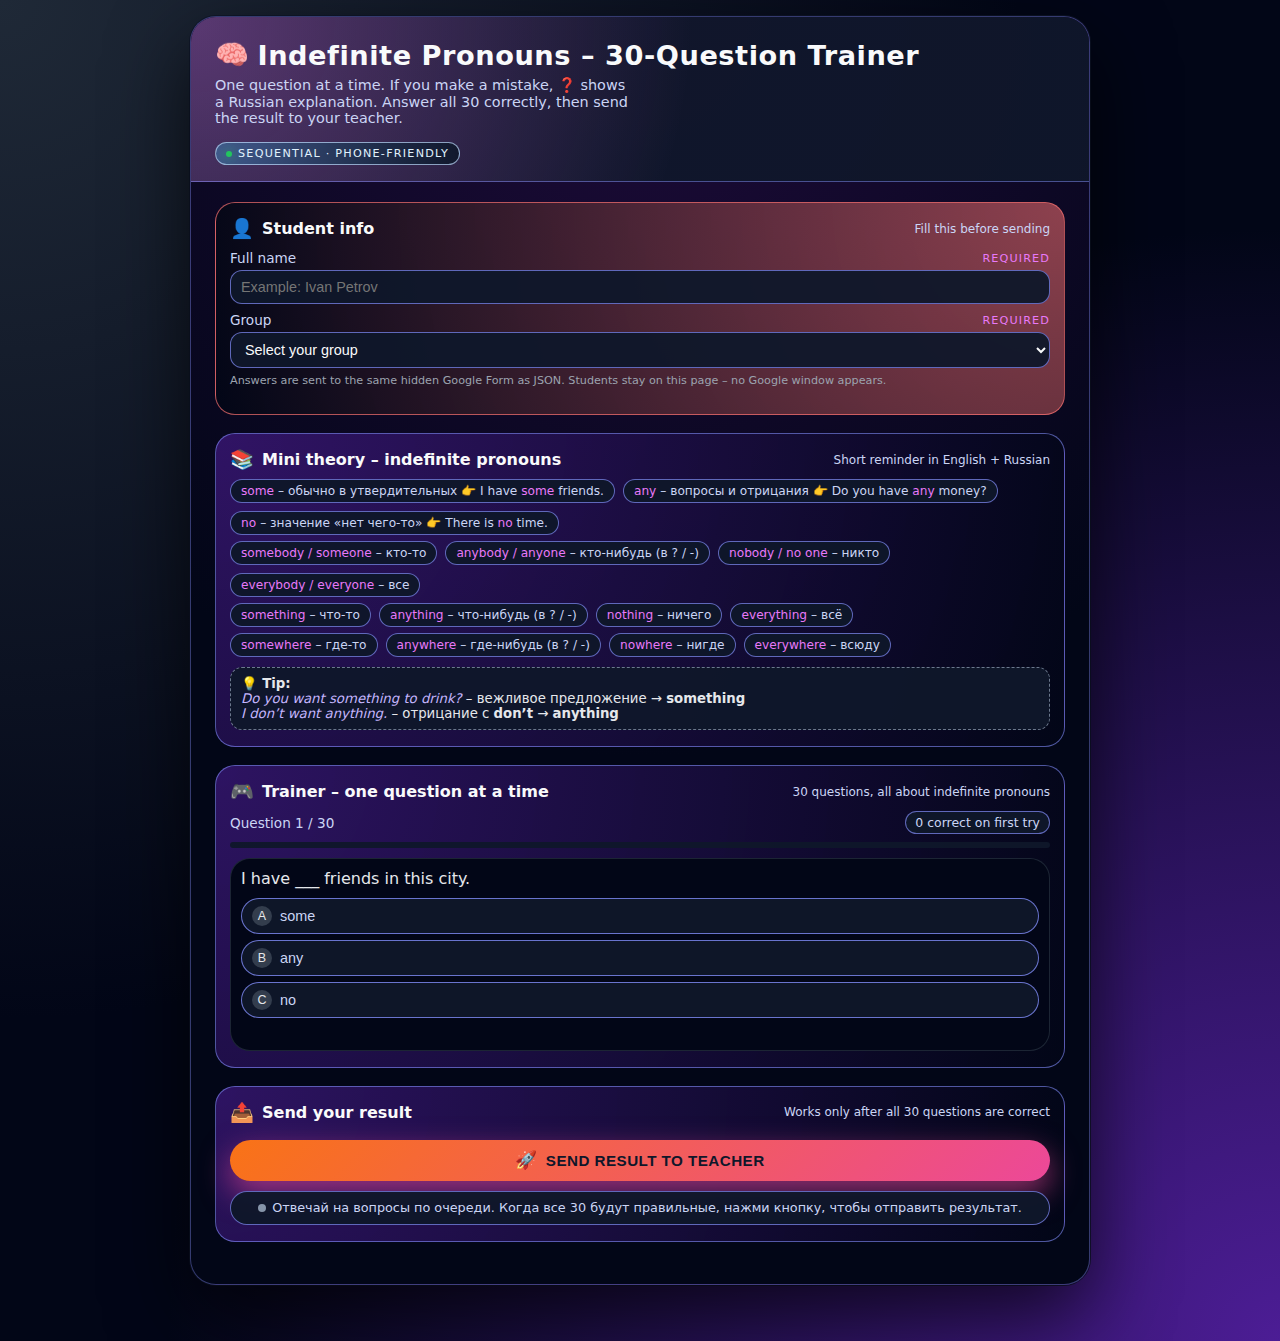
<file: English_tasks/index.html>
<!DOCTYPE html>
<html lang="en">
<head>
  <meta charset="UTF-8" />
  <title>Indefinite Pronouns – Sequential Trainer</title>
  <meta name="viewport" content="width=device-width, initial-scale=1" />

  <!-- Your streak animation styles -->
  <link rel="stylesheet" href="streak-animations.css" />

  <style>
    :root {
      --bg: #020617;
      --card: #060012;
      --accent: #e879f9;
      --accent-soft: rgba(232, 121, 249, 0.18);
      --accent-strong: #f97316;
      --text: #f9fafb;
      --muted: #cbd5f5;
      --border: #312e81;
      --danger: #fecaca;
      --success: #bbf7d0;
      --radius-lg: 20px;
      --radius-md: 12px;
    }

    * { box-sizing: border-box; }

    body {
      margin: 0;
      font-family: system-ui, -apple-system, BlinkMacSystemFont, "Segoe UI", sans-serif;
      background:
        radial-gradient(circle at top left, #1f2937 0, transparent 55%),
        radial-gradient(circle at bottom right, #4c1d95 0, #020617 60%);
      color: var(--text);
      min-height: 100vh;
      display: flex;
      justify-content: center;
      padding: 16px;
    }

    .page {
      width: 100%;
      max-width: 900px;
      margin: 0 auto 40px;
    }

    .card {
      background: radial-gradient(circle at top, #1e0b3a 0, #020617 55%);
      border-radius: 26px;
      border: 1px solid rgba(129, 140, 248, 0.4);
      box-shadow:
        0 30px 80px rgba(0,0,0,0.7),
        0 0 0 1px rgba(15,23,42,0.8);
      overflow: hidden;
    }

    .card-header {
      padding: 18px 18px 12px;
      background:
        radial-gradient(circle at top left, rgba(232,121,249,0.35), transparent 55%),
        linear-gradient(135deg, rgba(15,23,42,0.9), rgba(15,23,42,0.9));
      border-bottom: 1px solid rgba(129,140,248,0.5);
    }

    .title-row {
      display: flex;
      align-items: center;
      justify-content: space-between;
      gap: 16px;
      flex-wrap: wrap;
    }

    .title-main {
      font-size: 1.5rem;
      font-weight: 700;
      display: flex;
      align-items: center;
      gap: 8px;
      letter-spacing: 0.02em;
    }

    .title-main span.emoji { font-size: 1.7rem; }

    .title-sub {
      font-size: 0.9rem;
      color: var(--muted);
      margin-top: 6px;
      max-width: 420px;
    }

    .badge {
      font-size: 0.7rem;
      text-transform: uppercase;
      letter-spacing: 0.11em;
      border-radius: 999px;
      padding: 4px 10px;
      border: 1px solid rgba(191,219,254,0.7);
      color: #e0f2fe;
      display: inline-flex;
      align-items: center;
      gap: 6px;
      white-space: nowrap;
      background: radial-gradient(circle at left, rgba(56,189,248,0.3), rgba(15,23,42,0.9));
    }

    .badge-dot {
      width: 6px;
      height: 6px;
      border-radius: 999px;
      background: #22c55e;
      box-shadow: 0 0 12px rgba(34,197,94,0.9);
    }

    .card-body {
      padding: 16px 16px 20px;
    }

    @media (min-width: 640px) {
      .card-header { padding: 22px 24px 16px; }
      .card-body { padding: 20px 24px 24px; }
      .title-main { font-size: 1.7rem; }
    }

    .section {
      margin-bottom: 18px;
      padding: 14px 14px 16px;
      border-radius: var(--radius-lg);
      background: radial-gradient(circle at top left, rgba(76,29,149,0.6), #020617);
      border: 1px solid rgba(129,140,248,0.6);
    }

    .section.alt {
      background: radial-gradient(circle at top right, rgba(248,113,113,0.55), #020617);
      border-color: rgba(248,113,113,0.7);
    }

    .section-header {
      display: flex;
      justify-content: space-between;
      align-items: center;
      margin-bottom: 8px;
      gap: 8px;
    }

    .section-title {
      font-size: 1rem;
      font-weight: 600;
      display: flex;
      align-items: center;
      gap: 8px;
    }

    .section-title span.icon { font-size: 1.2rem; }

    .section-tag {
      font-size: 0.75rem;
      color: var(--muted);
    }

    .section-body {
      font-size: 0.9rem;
      color: var(--muted);
    }

    .two-col {
      display: flex;
      flex-direction: column;
      gap: 10px;
    }

    @media (min-width: 640px) {
      .two-col { flex-direction: row; }
      .two-col > .field-row { flex: 1; }
    }

    .field-group {
      margin-top: 10px;
      display: flex;
      flex-direction: column;
      gap: 8px;
    }

    .field-row {
      display: flex;
      flex-direction: column;
      gap: 4px;
    }

    .field-label {
      font-size: 0.85rem;
      color: var(--muted);
      display: flex;
      justify-content: space-between;
      align-items: center;
      gap: 4px;
    }

    .field-label span.req {
      color: var(--accent);
      font-size: 0.7rem;
      text-transform: uppercase;
      letter-spacing: 0.1em;
    }

    .small-hint {
      font-size: 0.7rem;
      color: #9ca3af;
    }

    input[type="text"],
    select {
      width: 100%;
      background: rgba(15,23,42,0.95);
      border-radius: var(--radius-md);
      border: 1px solid rgba(129,140,248,0.7);
      padding: 8px 10px;
      color: var(--text);
      font-size: 0.9rem;
      outline: none;
      transition: border-color 0.15s ease, box-shadow 0.15s ease, background 0.15s ease;
    }

    input[type="text"]:focus,
    select:focus {
      border-color: var(--accent);
      box-shadow: 0 0 0 1px rgba(232,121,249,0.7);
      background: rgba(15,23,42,1);
    }

    .pill-row {
      display: flex;
      flex-wrap: wrap;
      gap: 8px;
      margin-top: 6px;
    }

    .pill {
      font-size: 0.76rem;
      padding: 4px 10px;
      border-radius: 999px;
      border: 1px solid rgba(129,140,248,0.7);
      color: var(--muted);
      display: inline-flex;
      align-items: center;
      gap: 4px;
      background: rgba(15,23,42,0.96);
    }

    .pill strong { color: var(--accent); font-weight: 500; }

    .quote-box {
      margin-top: 10px;
      padding: 8px 10px;
      border-radius: var(--radius-md);
      background: rgba(15,23,42,0.95);
      border: 1px dashed rgba(148,163,184,0.7);
      font-size: 0.83rem;
      color: #e5e7eb;
    }

    .quote-box em { color: #c4b5fd; }

    /* Trainer area */
    .trainer-header {
      display: flex;
      justify-content: space-between;
      align-items: center;
      gap: 8px;
      margin-bottom: 8px;
      font-size: 0.85rem;
      color: var(--muted);
    }

    .progress-badge {
      padding: 3px 9px;
      border-radius: 999px;
      border: 1px solid rgba(129,140,248,0.7);
      background: rgba(15,23,42,0.96);
      font-size: 0.78rem;
    }

    .progress-bar {
      width: 100%;
      height: 6px;
      border-radius: 999px;
      background: rgba(15,23,42,0.95);
      overflow: hidden;
      margin-bottom: 10px;
    }

    .progress-inner {
      height: 100%;
      width: 0%;
      background: linear-gradient(90deg, #f97316, #ec4899, #38bdf8);
      transition: width 0.25s ease-out;
    }

    .question-box {
      padding: 10px;
      border-radius: var(--radius-lg);
      background: #020617;
      border: 1px solid rgba(31,41,55,0.9);
    }

    .question-text {
      font-size: 1rem;
      margin-bottom: 10px;
      color: #e5e7eb;
    }

    .options {
      display: flex;
      flex-direction: column;
      gap: 6px;
    }

    .option-btn {
      border-radius: 999px;
      border: 1px solid rgba(129,140,248,0.8);
      background: rgba(15,23,42,0.96);
      color: var(--muted);
      padding: 7px 10px;
      font-size: 0.9rem;
      text-align: left;
      cursor: pointer;
      display: flex;
      align-items: center;
      gap: 8px;
      transition: background 0.12s ease, transform 0.08s ease, border-color 0.12s ease;
    }

    .option-btn span.bullet {
      width: 20px;
      height: 20px;
      border-radius: 999px;
      background: rgba(55,65,81,0.9);
      display: inline-flex;
      align-items: center;
      justify-content: center;
      font-size: 0.78rem;
      color: #e5e7eb;
      flex-shrink: 0;
    }

    .option-btn:hover {
      background: rgba(30,64,175,0.7);
      transform: translateY(-1px);
    }

    .option-btn.correct {
      border-color: #22c55e;
      background: rgba(22,163,74,0.2);
      color: #bbf7d0;
    }

    .option-btn.wrong {
      border-color: #ef4444;
      background: rgba(185,28,28,0.25);
      color: #fecaca;
    }

    .feedback {
      margin-top: 8px;
      font-size: 0.85rem;
      min-height: 1em;
    }

    .feedback.ok { color: #bbf7d0; }
    .feedback.bad { color: #fecaca; }

    .explanation-box {
      margin-top: 8px;
      padding: 7px 9px;
      border-radius: var(--radius-md);
      background: rgba(15,23,42,0.96);
      border: 1px dashed rgba(248,250,252,0.6);
      font-size: 0.82rem;
      display: flex;
      align-items: flex-start;
      gap: 6px;
    }

    .explanation-icon {
      font-size: 1.2rem;
      flex-shrink: 0;
    }

    .hidden { display: none; }

    .summary-box {
      margin-top: 10px;
      padding: 8px 10px;
      border-radius: var(--radius-md);
      background: rgba(15,23,42,0.96);
      border: 1px solid rgba(129,140,248,0.7);
      font-size: 0.85rem;
    }

    .submit-row {
      margin-top: 16px;
      display: flex;
      flex-direction: column;
      gap: 10px;
      align-items: stretch;
    }

    .btn-primary {
      border: none;
      border-radius: 999px;
      padding: 10px 14px;
      font-size: 0.95rem;
      font-weight: 600;
      letter-spacing: 0.03em;
      text-transform: uppercase;
      background: linear-gradient(135deg, #f97316, #ec4899);
      color: #0f172a;
      cursor: pointer;
      display: inline-flex;
      align-items: center;
      justify-content: center;
      gap: 8px;
      box-shadow: 0 12px 30px rgba(236,72,153,0.6);
    }

    .btn-primary:disabled {
      opacity: 0.6;
      cursor: default;
      box-shadow: none;
    }

    .btn-primary span.icon { font-size: 1.1rem; }

    .status-bar {
      font-size: 0.8rem;
      text-align: center;
      padding: 7px 10px;
      border-radius: 999px;
      background: rgba(15,23,42,0.96);
      border: 1px solid rgba(129,140,248,0.7);
      display: flex;
      align-items: center;
      justify-content: center;
      gap: 6px;
      min-height: 34px;
    }

    .status-bar span.dot {
      width: 8px;
      height: 8px;
      border-radius: 999px;
    }

    .status-idle span.dot { background: rgba(148,163,184,0.9); }

    .status-sending span.dot {
      background: #f97316;
      box-shadow: 0 0 12px rgba(249,115,22,0.9);
    }

    .status-success span.dot {
      background: #22c55e;
      box-shadow: 0 0 14px rgba(34,197,94,0.9);
    }

    .status-error span.dot {
      background: #ef4444;
      box-shadow: 0 0 14px rgba(239,68,68,0.9);
    }

    .status-sending::after {
      content: "";
      width: 12px;
      height: 12px;
      border-radius: 999px;
      border: 2px solid rgba(148,163,184,0.6);
      border-top-color: #f97316;
      animation: spin 0.7s linear infinite;
    }

    @keyframes spin { to { transform: rotate(360deg); } }

    .status-text { color: var(--muted); }
    .status-success .status-text { color: var(--success); }
    .status-error .status-text { color: var(--danger); }
  </style>
</head>
<body>
  <div class="page">
    <div class="card">
      <div class="card-header">
        <div class="title-row">
          <div>
            <div class="title-main">
              <span class="emoji">🧠</span>
              <span>Indefinite Pronouns – 30-Question Trainer</span>
            </div>
            <div class="title-sub">
              One question at a time. If you make a mistake, ❓ shows a Russian explanation. Answer all 30 correctly, then send the result to your teacher.
            </div>
          </div>
          <div class="badge">
            <span class="badge-dot"></span>
            Sequential · Phone-friendly
          </div>
        </div>
      </div>

      <div class="card-body">
        <!-- STUDENT INFO -->
        <section class="section alt">
          <div class="section-header">
            <div class="section-title">
              <span class="icon">👤</span>
              <span>Student info</span>
            </div>
            <div class="section-tag">Fill this before sending</div>
          </div>
          <div class="section-body">
            <div class="two-col field-group">
              <div class="field-row">
                <label class="field-label" for="studentName">
                  <span>Full name</span>
                  <span class="req">required</span>
                </label>
                <input type="text" id="studentName" placeholder="Example: Ivan Petrov" autocomplete="name" />
              </div>
              <div class="field-row">
                <label class="field-label" for="studentGroup">
                  <span>Group</span>
                  <span class="req">required</span>
                </label>
                <select id="studentGroup">
                  <option value="">Select your group</option>
                  <option>ОПУ.21А</option>
                  <option>ПО.22А</option>
                  <option>ГД.21А</option>
                  <option>ПО.20А</option>
                  <option>ОПУ.22.1А</option>
                  <option>ОПУ.23.1А</option>
                  <option>ПО.21А</option>
                  <option>ГД.22.1А</option>
                  <option>ТГ.24А</option>
                  <option>ОПУ.22.2А</option>
                  <option>ОПУ.23.2А</option>
                  <option>ГД.22.2А</option>
                  <option>ПО.23А</option>
                  <option>ТГ.23.2А</option>
                  <option>Other</option>
                </select>
              </div>
            </div>
            <p class="small-hint" style="margin-top:6px;">
              Answers are sent to the same hidden Google Form as JSON. Students stay on this page – no Google window appears.
            </p>
          </div>
        </section>

        <!-- MINI THEORY -->
        <section class="section">
          <div class="section-header">
            <div class="section-title">
              <span class="icon">📚</span>
              <span>Mini theory – indefinite pronouns</span>
            </div>
            <div class="section-tag">Short reminder in English + Russian</div>
          </div>
          <div class="section-body">
            <div class="pill-row">
              <div class="pill">
                <strong>some</strong> – обычно в утвердительных
                <span>👉 I have <strong>some</strong> friends.</span>
              </div>
              <div class="pill">
                <strong>any</strong> – вопросы и отрицания
                <span>👉 Do you have <strong>any</strong> money?</span>
              </div>
              <div class="pill">
                <strong>no</strong> – значение «нет чего-то»
                <span>👉 There is <strong>no</strong> time.</span>
              </div>
            </div>
            <div class="pill-row" style="margin-top:6px;">
              <div class="pill"><strong>somebody / someone</strong> – кто-то</div>
              <div class="pill"><strong>anybody / anyone</strong> – кто-нибудь (в ? / -)</div>
              <div class="pill"><strong>nobody / no one</strong> – никто</div>
              <div class="pill"><strong>everybody / everyone</strong> – все</div>
            </div>
            <div class="pill-row" style="margin-top:6px;">
              <div class="pill"><strong>something</strong> – что-то</div>
              <div class="pill"><strong>anything</strong> – что-нибудь (в ? / -)</div>
              <div class="pill"><strong>nothing</strong> – ничего</div>
              <div class="pill"><strong>everything</strong> – всё</div>
            </div>
            <div class="pill-row" style="margin-top:6px;">
              <div class="pill"><strong>somewhere</strong> – где-то</div>
              <div class="pill"><strong>anywhere</strong> – где-нибудь (в ? / -)</div>
              <div class="pill"><strong>nowhere</strong> – нигде</div>
              <div class="pill"><strong>everywhere</strong> – всюду</div>
            </div>

            <div class="quote-box">
              💡 <strong>Tip:</strong><br />
              <em>Do you want something to drink?</em> – вежливое предложение → <strong>something</strong><br />
              <em>I don’t want anything.</em> – отрицание с <strong>don’t</strong> → <strong>anything</strong>
            </div>
          </div>
        </section>

        <!-- TRAINER -->
        <section class="section">
          <div class="section-header">
            <div class="section-title">
              <span class="icon">🎮</span>
              <span>Trainer – one question at a time</span>
            </div>
            <div class="section-tag">30 questions, all about indefinite pronouns</div>
          </div>
          <div class="section-body">
            <div class="trainer-header">
              <div id="questionCounter">Question 1 / 30</div>
              <div class="progress-badge">
                <span id="correctOnFirst">0 correct on first try</span>
              </div>
            </div>
            <div class="progress-bar">
              <div class="progress-inner" id="progressInner"></div>
            </div>

            <div class="question-box">
              <div class="question-text" id="questionText">
                <!-- question text -->
              </div>
              <div class="options" id="optionsContainer">
                <!-- options -->
              </div>
              <div class="feedback" id="feedback"></div>
              <div class="explanation-box hidden" id="explanationBox">
                <div class="explanation-icon">❓</div>
                <div id="explanationText"></div>
              </div>
            </div>

            <div class="summary-box hidden" id="summaryBox">
              <strong>Отлично!</strong> Ты ответил(а) на все 30 вопросов. Теперь можешь отправить результат учителю.
              <div id="summaryStats" style="margin-top:4px;"></div>
            </div>
          </div>
        </section>

        <!-- SUBMIT -->
        <section class="section">
          <div class="section-header">
            <div class="section-title">
              <span class="icon">📤</span>
              <span>Send your result</span>
            </div>
            <div class="section-tag">Works only after all 30 questions are correct</div>
          </div>
          <div class="section-body">
            <div class="submit-row">
              <button type="button" class="btn-primary" id="submitBtn">
                <span class="icon">🚀</span>
                <span>Send result to teacher</span>
              </button>
              <div class="status-bar status-idle" id="statusBar">
                <span class="dot"></span>
                <span class="status-text">
                  Finish all questions first, then send. JSON will show how many mistakes you made.
                </span>
              </div>
            </div>
          </div>
        </section>
      </div>
    </div>
  </div>

  <!-- Streak animation container -->
  <div id="streak-anim-container">
    <div class="streak-bubble">
      <div class="streak-confetti"></div>
      <div id="streak-emoji" class="streak-emoji">⭐</div>
      <div id="streak-text" class="streak-text">Nice! Keep going!</div>
    </div>
  </div>

  <!-- Your streak logic -->
  <script src="streak-animations.js"></script>

  <script>
    // === CONFIG: same Google Form as before ===
    const GOOGLE_FORM_ACTION =
      "https://docs.google.com/forms/d/e/1FAIpQLScNOJgyC8DP1x6Zb-QlEtAevEIgwaC8B7V58eXI3pENtmLHRQ/formResponse";

    const ENTRY_NAME_GROUP = "entry.1921741824"; // Name + group
    const ENTRY_JSON = "entry.1988412302";       // JSON payload

    // === QUESTIONS (30 total) ===
    const questions = [
      // some / any / no
      {
        text: "I have ___ friends in this city.",
        options: ["some", "any", "no"],
        correct: "some",
        explanation: "Здесь обычное утвердительное предложение, поэтому используем \"some\": I have some friends in this city."
      },
      {
        text: "Do you have ___ questions?",
        options: ["some", "any", "no"],
        correct: "any",
        explanation: "В вопросах обычно используется \"any\": Do you have any questions? – У тебя есть какие-нибудь вопросы?"
      },
      {
        text: "There isn’t ___ milk in the fridge.",
        options: ["some", "any", "no"],
        correct: "any",
        explanation: "Отрицание с isn’t → \"any\": There isn’t any milk in the fridge. – В холодильнике нет молока."
      },
      {
        text: "We don’t have ___ lessons today.",
        options: ["some", "any", "no"],
        correct: "any",
        explanation: "Отрицание с don’t → используем \"any\": We don’t have any lessons today. – У нас сегодня нет уроков."
      },
      {
        text: "There is ___ water in the bottle.",
        options: ["some", "any", "no"],
        correct: "some",
        explanation: "Утвердительное предложение, говорим \"some water\" – немного воды есть."
      },
      {
        text: "Is there ___ sugar in your coffee?",
        options: ["some", "any", "no"],
        correct: "any",
        explanation: "Вопрос об общем наличии → \"any\": Is there any sugar in your coffee?"
      },
      {
        text: "There is ___ bus to the hotel. We need a taxi.",
        options: ["some", "any", "no"],
        correct: "no",
        explanation: "\"There is no bus\" = автобуса нет, поэтому используем \"no\"."
      },

      // somebody / anybody / nobody / everybody
      {
        text: "I can’t see ___ in the room.",
        options: ["somebody", "anybody", "nobody", "everybody"],
        correct: "anybody",
        explanation: "В отрицаниях обычно употребляем \"anybody\": I can’t see anybody in the room. – Я никого не вижу."
      },
      {
        text: "___ is waiting for you at the reception.",
        options: ["somebody", "anybody", "nobody", "everybody"],
        correct: "somebody",
        explanation: "\"Somebody\" – кто-то конкретный, но неизвестно кто: Somebody is waiting for you."
      },
      {
        text: "___ knows the answer.",
        options: ["somebody", "anybody", "nobody", "everybody"],
        correct: "everybody",
        explanation: "\"Everybody\" – все: Everybody knows the answer. – Все знают ответ."
      },
      {
        text: "There was ___ in the corridor, it was completely empty.",
        options: ["somebody", "anybody", "nobody", "everybody"],
        correct: "nobody",
        explanation: "\"Nobody\" = никто: There was nobody in the corridor. – В коридоре никого не было."
      },
      {
        text: "Is ___ here from group TG.24A?",
        options: ["somebody", "anybody", "nobody", "everybody"],
        correct: "anybody",
        explanation: "В общих вопросах чаще \"anybody\": Is anybody here from group TG.24A?"
      },
      {
        text: "I want to talk to ___. I feel lonely.",
        options: ["somebody", "anybody", "nobody", "everybody"],
        correct: "somebody",
        explanation: "\"Somebody\" – кто-то (мне нужен хоть кто-нибудь для разговора): I want to talk to somebody."
      },
      {
        text: "___ called you, but they didn’t leave a name.",
        options: ["somebody", "anybody", "nobody", "everybody"],
        correct: "somebody",
        explanation: "Кто-то конкретный звонил → \"somebody called you\"."
      },
      {
        text: "___ is perfect, everyone can make mistakes.",
        options: ["somebody", "anybody", "nobody", "everybody"],
        correct: "nobody",
        explanation: "\"Nobody is perfect\" – никто не идеален."
      },

      // something / anything / nothing / everything
      {
        text: "Would you like ___ to drink?",
        options: ["something", "anything", "nothing", "everything"],
        correct: "something",
        explanation: "Вежливое предложение → обычно \"something\": Would you like something to drink?"
      },
      {
        text: "I didn’t buy ___ at the shop.",
        options: ["something", "anything", "nothing", "everything"],
        correct: "anything",
        explanation: "Отрицание с didn’t → \"anything\": I didn’t buy anything at the shop."
      },
      {
        text: "There is ___ on your desk. It looks important.",
        options: ["something", "anything", "nothing", "everything"],
        correct: "something",
        explanation: "\"Something\" – что-то конкретное (на столе лежит какая-то вещь)."
      },
      {
        text: "She lost ___ important – her passport.",
        options: ["something", "anything", "nothing", "everything"],
        correct: "something",
        explanation: "\"Something important\" – что-то важное: She lost something important."
      },
      {
        text: "I can’t see ___ on the screen, it’s black.",
        options: ["something", "anything", "nothing", "everything"],
        correct: "anything",
        explanation: "Отрицание с can’t → \"anything\": I can’t see anything on the screen."
      },
      {
        text: "After the exam I want to do ___ and just relax.",
        options: ["something", "anything", "nothing", "everything"],
        correct: "nothing",
        explanation: "\"Do nothing\" – ничего не делать: I want to do nothing and relax."
      },
      {
        text: "He ate ___ in the fridge!",
        options: ["something", "anything", "nothing", "everything"],
        correct: "everything",
        explanation: "\"Everything\" – всё: He ate everything in the fridge."
      },
      {
        text: "Is there ___ interesting to watch on TV?",
        options: ["something", "anything", "nothing", "everything"],
        correct: "anything",
        explanation: "Вопрос → чаще \"anything\": Is there anything interesting to watch on TV?"
      },
      {
        text: "I have ___ special for you – a small gift.",
        options: ["something", "anything", "nothing", "everything"],
        correct: "something",
        explanation: "\"Something special\" – что-то особенное: I have something special for you."
      },
      {
        text: "We did ___ wrong, the project is great.",
        options: ["something", "anything", "nothing", "everything"],
        correct: "nothing",
        explanation: "\"We did nothing wrong\" – мы ничего не сделали неправильно."
      },

      // somewhere / anywhere / nowhere / everywhere
      {
        text: "I can’t find my keys ___.",
        options: ["somewhere", "anywhere", "nowhere", "everywhere"],
        correct: "anywhere",
        explanation: "Отрицание с can’t → \"anywhere\": I can’t find my keys anywhere. – Я нигде не могу найти ключи."
      },
      {
        text: "Let’s go ___ quiet and drink coffee.",
        options: ["somewhere", "anywhere", "nowhere", "everywhere"],
        correct: "somewhere",
        explanation: "\"Somewhere quiet\" – куда-нибудь в тихое место."
      },
      {
        text: "There is trash ___ in the street. It looks terrible.",
        options: ["somewhere", "anywhere", "nowhere", "everywhere"],
        correct: "everywhere",
        explanation: "\"Everywhere\" – повсюду: мусор везде на улице."
      },
      {
        text: "There was ___ to sit, so we stood.",
        options: ["somewhere", "anywhere", "nowhere", "everywhere"],
        correct: "nowhere",
        explanation: "\"Nowhere\" – нигде: There was nowhere to sit. – Сесть было негде."
      },
      {
        text: "Did you go ___ interesting on your holiday?",
        options: ["somewhere", "anywhere", "nowhere", "everywhere"],
        correct: "anywhere",
        explanation: "В общем вопросе о местах чаще \"anywhere\": Did you go anywhere interesting?"
      }
    ];

    // === STATE ===
    let currentIndex = 0;
    let totalWrongAnswers = 0;
    let correctOnFirstTry = 0;
    let currentQuestionWrongTries = 0;
    let finished = false;
    let resultsSent = false;
    const results = [];

    // === DOM ===
    const questionCounter = document.getElementById("questionCounter");
    const progressInner = document.getElementById("progressInner");
    const correctOnFirstLabel = document.getElementById("correctOnFirst");
    const questionTextEl = document.getElementById("questionText");
    const optionsContainer = document.getElementById("optionsContainer");
    const feedbackEl = document.getElementById("feedback");
    const explanationBox = document.getElementById("explanationBox");
    const explanationText = document.getElementById("explanationText");
    const summaryBox = document.getElementById("summaryBox");
    const summaryStats = document.getElementById("summaryStats");
    const submitBtn = document.getElementById("submitBtn");
    const statusBar = document.getElementById("statusBar");

    function setStatus(mode, text) {
      statusBar.classList.remove("status-idle", "status-sending", "status-success", "status-error");
      statusBar.classList.add(mode);
      statusBar.querySelector(".status-text").textContent = text;
    }

    function updateProgress() {
      const total = questions.length;
      const current = Math.min(currentIndex + 1, total);
      questionCounter.textContent = `Question ${current} / ${total}`;
      const percent = (currentIndex / total) * 100;
      progressInner.style.width = percent + "%";
      correctOnFirstLabel.textContent = `${correctOnFirstTry} correct on first try`;
    }

    function clearFeedback() {
      feedbackEl.textContent = "";
      feedbackEl.classList.remove("ok", "bad");
      explanationBox.classList.add("hidden");
      explanationText.textContent = "";
    }

    function renderQuestion() {
      clearFeedback();

      if (currentIndex >= questions.length) {
        // All done
        finished = true;
        progressInner.style.width = "100%";
        questionCounter.textContent = `Question ${questions.length} / ${questions.length}`;
        questionTextEl.textContent = "✅ All 30 questions are completed!";
        optionsContainer.innerHTML = "";
        summaryBox.classList.remove("hidden");
        summaryStats.textContent =
          `Ошибок: ${totalWrongAnswers}. С первого раза правильно: ${correctOnFirstTry} из ${questions.length}.`;
        setStatus("status-success", "Ты закончил(а) тренировку. Теперь можно отправить результат учителю.");
        if (window.Streak && typeof Streak.correct === "function") {
          Streak.correct();
        }
        return;
      }

      const q = questions[currentIndex];
      questionTextEl.textContent = q.text;
      optionsContainer.innerHTML = "";
      summaryBox.classList.add("hidden");

      q.options.forEach((opt, idx) => {
        const btn = document.createElement("button");
        btn.type = "button";
        btn.className = "option-btn";
        btn.dataset.value = opt.toLowerCase();

        const bullet = document.createElement("span");
        bullet.className = "bullet";
        bullet.textContent = String.fromCharCode(65 + idx); // A,B,C,D...

        const text = document.createElement("span");
        text.textContent = opt;

        btn.appendChild(bullet);
        btn.appendChild(text);

        btn.addEventListener("click", () => handleAnswer(opt.toLowerCase(), btn));

        optionsContainer.appendChild(btn);
      });

      updateProgress();
      currentQuestionWrongTries = 0;
    }

    function handleAnswer(selected, btnEl) {
      if (currentIndex >= questions.length) return;

      const q = questions[currentIndex];
      const isCorrect = selected === q.correct.toLowerCase();

      // Reset option button styles
      Array.from(optionsContainer.querySelectorAll(".option-btn")).forEach(b => {
        b.classList.remove("correct", "wrong");
      });

      if (isCorrect) {
        if (currentQuestionWrongTries === 0) {
          correctOnFirstTry += 1;
        }
        feedbackEl.textContent = "✅ Правильно!";
        feedbackEl.classList.remove("bad");
        feedbackEl.classList.add("ok");
        explanationBox.classList.add("hidden");
        explanationText.textContent = "";

        btnEl.classList.add("correct");

        if (window.Streak && typeof Streak.correct === "function") {
          Streak.correct();
        }

        // Save result for this question
        results.push({
          index: currentIndex + 1,
          question: q.text,
          options: q.options,
          correct: q.correct,
          finalAnswer: selected,
          wrongTries: currentQuestionWrongTries
        });

        currentIndex += 1;

        setTimeout(() => {
          renderQuestion();
        }, 700);
      } else {
        totalWrongAnswers += 1;
        currentQuestionWrongTries += 1;

        feedbackEl.textContent = "❌ Пока неправильно. Посмотри подсказку и попробуй ещё раз.";
        feedbackEl.classList.remove("ok");
        feedbackEl.classList.add("bad");

        btnEl.classList.add("wrong");
        explanationText.textContent = q.explanation;
        explanationBox.classList.remove("hidden");

        if (window.Streak && typeof Streak.wrong === "function") {
          Streak.wrong();
        }
      }
    }

    function collectPayload() {
      const name = document.getElementById("studentName").value.trim();
      const group = document.getElementById("studentGroup").value.trim();

      return {
        name,
        group,
        payload: {
          meta: {
            trainer: "indefinite_pronouns_sequential",
            timestamp: new Date().toISOString(),
            totalQuestions: questions.length,
            totalWrongAnswers: totalWrongAnswers,
            correctOnFirstTry: correctOnFirstTry
          },
          student: {
            name,
            group
          },
          results
        }
      };
    }

    async function sendToGoogleForm() {
      if (!finished) {
        setStatus("status-error", "Сначала ответь правильно на все 30 вопросов. Потом отправляй результат.");
        return;
      }

      if (resultsSent) {
        setStatus("status-success", "Результат уже отправлен учителю.");
        return;
      }

      const { name, group, payload } = collectPayload();

      if (!name || !group) {
        setStatus("status-error", "Пожалуйста, впиши своё имя и группу перед отправкой.");
        return;
      }

      const nameGroup = `${name} ${group}`;
      const jsonText = JSON.stringify(payload, null, 2);

      const formData = new FormData();
      formData.append(ENTRY_NAME_GROUP, nameGroup);
      formData.append(ENTRY_JSON, jsonText);

      try {
        setStatus("status-sending", "Отправляю результат…");
        submitBtn.disabled = true;

        await fetch(GOOGLE_FORM_ACTION, {
          method: "POST",
          mode: "no-cors",
          body: formData
        });

        resultsSent = true;
        setStatus("status-success", "Готово! Результат отправлен учителю.");
      } catch (err) {
        console.error("Error sending to Google Form:", err);
        setStatus("status-error", "Ошибка при отправке. Попробуй ещё раз или сделай скриншот для учителя.");
        submitBtn.disabled = false;
      }
    }

    submitBtn.addEventListener("click", () => {
      sendToGoogleForm();
    });

    // Start
    renderQuestion();
    setStatus(
      "status-idle",
      "Отвечай на вопросы по очереди. Когда все 30 будут правильные, нажми кнопку, чтобы отправить результат."
    );
  </script>
</body>
</html>
</file>
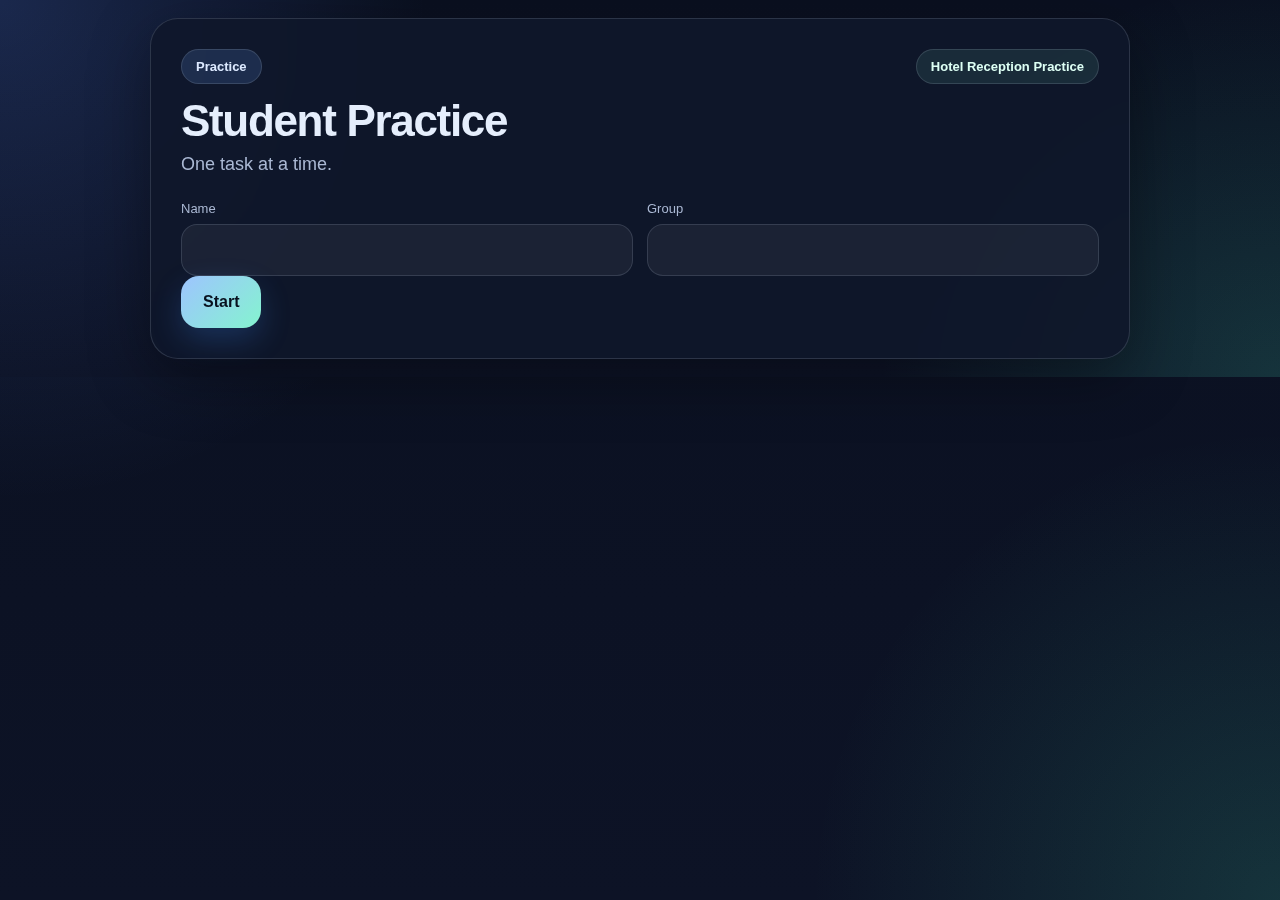
<file: gd22/index.html>
<!doctype html>
<html lang="en" translate="no" class="notranslate">
<head>
  <meta charset="utf-8" />
  <meta name="viewport" content="width=device-width,initial-scale=1,viewport-fit=cover" />
  <meta name="google" content="notranslate" />
  <meta name="theme-color" content="#0f172a" />
  <title>Hotel Reception Practice</title>
  <link rel="stylesheet" href="./styles.css" />
  <script defer src="./app.js"></script>
</head>
<body class="notranslate" translate="no">
  <div class="app-shell" id="app">
    <section class="panel start-panel" id="startScreen">
      <div class="brand-row">
        <div class="brand-badge">Practice</div>
        <div class="topic-pill" id="topicPill">Hotel Reception Practice</div>
      </div>

      <div class="hero-block">
        <h1>Student Practice</h1>
        <p>One task at a time.</p>
      </div>

      <div class="grid-two">
        <label class="field">
          <span>Name</span>
          <input id="studentName" autocomplete="off" spellcheck="false" maxlength="80" />
        </label>
        <label class="field">
          <span>Group</span>
          <input id="studentGroup" autocomplete="off" spellcheck="false" maxlength="50" />
        </label>
      </div>

      <div class="start-actions">
        <button class="primary-btn" id="startBtn" type="button">Start</button>
      </div>
    </section>

    <section class="panel practice-panel hidden" id="practiceScreen">
      <header class="practice-header">
        <div class="header-left">
          <div class="topic-pill" id="liveTopic">Hotel Reception Practice</div>
          <div class="meta-chip" id="studentMeta">—</div>
        </div>
        <div class="header-right">
          <div class="progress-chip" id="progressChip">1 / 35</div>
        </div>
      </header>

      <main class="exercise-stage">
        <div class="question-card">
          <div class="canvas-frame question-frame" id="questionFrame">
            <canvas id="questionCanvas"></canvas>
            <div class="hotspot-layer" id="questionHotspots"></div>
          </div>
        </div>

        <div class="options-list" id="optionsList"></div>

        <div class="micro-bar">
          <div class="hint-chip">Tap colored words</div>
          <div class="status-chip" id="statusChip">Question 1</div>
        </div>
      </main>
    </section>

    <section class="panel result-panel hidden" id="resultScreen">
      <div class="result-card" id="resultCard">
        <div class="result-topline">
          <div class="result-topic" id="resultTopic">Hotel Reception Practice</div>
          <div class="result-badge" id="resultBadge">Completed</div>
        </div>

        <div class="result-score" id="resultScore">0 / 0</div>
        <div class="result-percent" id="resultPercent">0%</div>

        <div class="result-grid">
          <div class="stat-box">
            <div class="stat-label">Name</div>
            <div class="stat-value" id="resultName">—</div>
          </div>
          <div class="stat-box">
            <div class="stat-label">Group</div>
            <div class="stat-value" id="resultGroup">—</div>
          </div>
          <div class="stat-box">
            <div class="stat-label">Time</div>
            <div class="stat-value" id="resultTime">—</div>
          </div>
          <div class="stat-box">
            <div class="stat-label">Session</div>
            <div class="stat-value mono" id="resultSession">—</div>
          </div>
        </div>

        <div class="submission-row">
          <div class="submission-label">Form status</div>
          <div class="submission-state" id="submissionState">Waiting</div>
        </div>
      </div>

      <div class="result-actions">
        <button class="primary-btn" id="newSetBtn" type="button">New set</button>
      </div>
    </section>
  </div>

  <div class="toast hidden" id="toast"></div>

  <div class="dict-popover hidden" id="dictPopover" role="dialog" aria-live="polite">
    <div class="dict-emoji" id="dictEmoji">📘</div>
    <div class="dict-word" id="dictWord">word</div>
    <div class="dict-translation" id="dictTranslation">translation</div>
    <button class="dict-close" id="dictClose" type="button" aria-label="Close">×</button>
  </div>
</body>
</html>
</file>
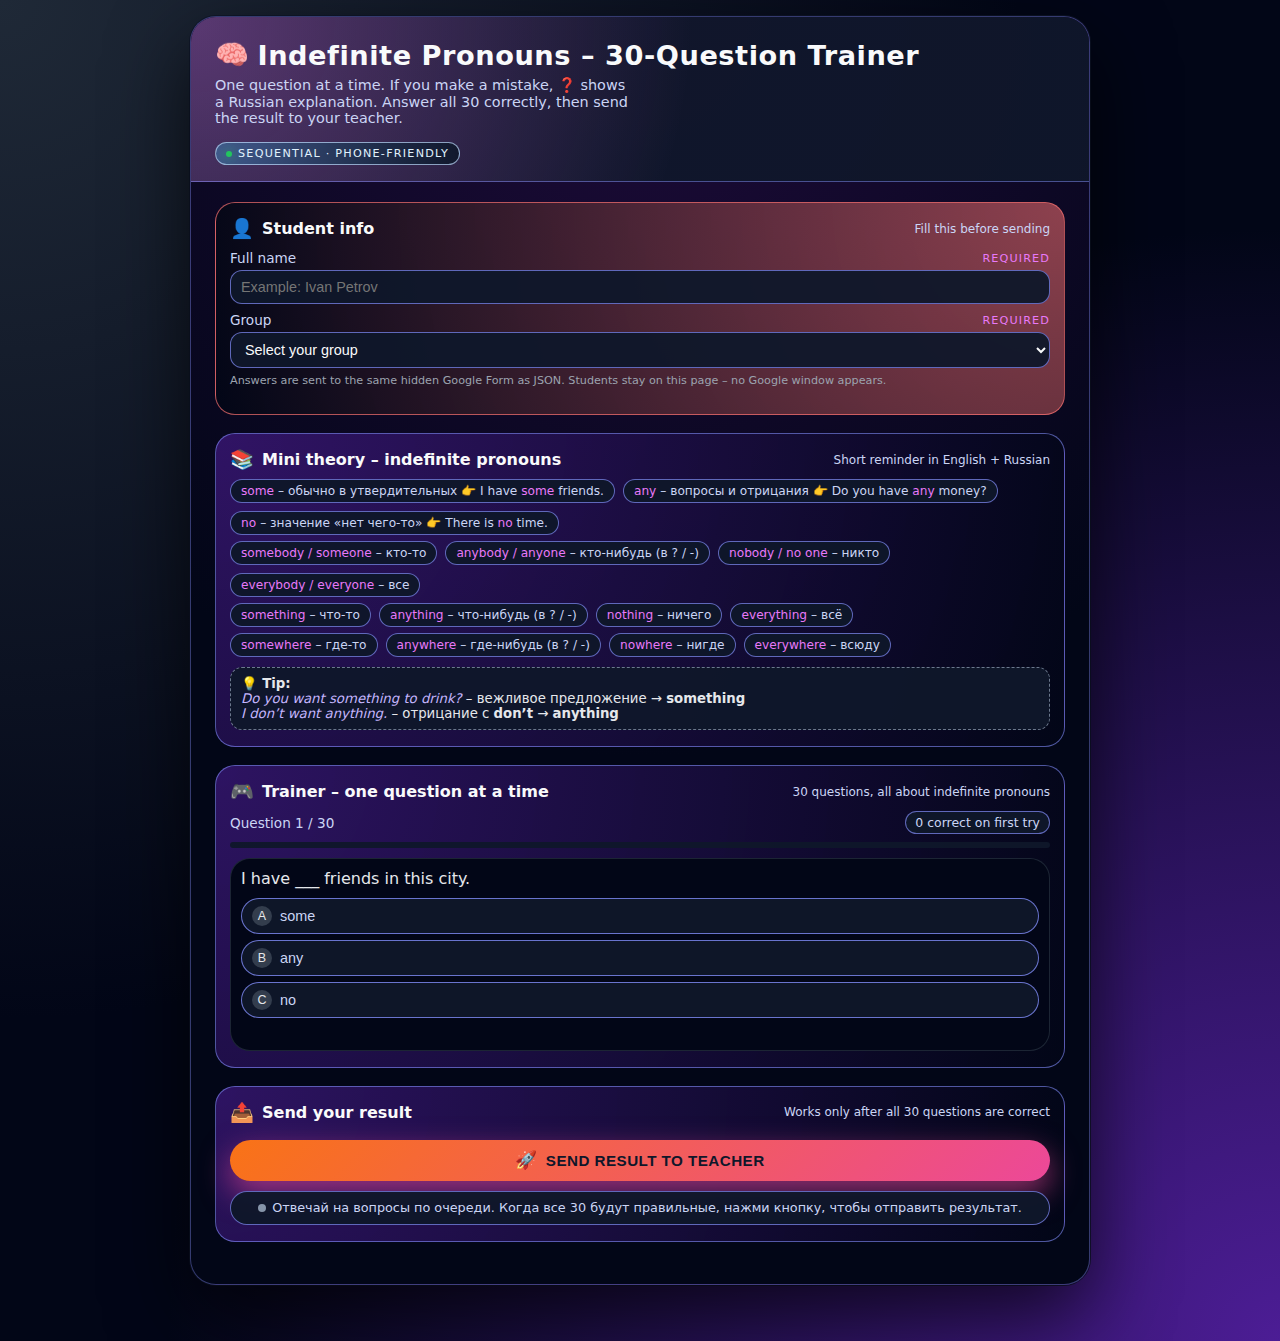
<file: indefinite_pronouns/index.html>
<!DOCTYPE html>
<html lang="en">
<head>
  <meta charset="UTF-8" />
  <title>Indefinite Pronouns – Sequential Trainer</title>
  <meta name="viewport" content="width=device-width, initial-scale=1" />

  <!-- Your streak animation styles -->
  <link rel="stylesheet" href="streak-animations.css" />

  <style>
    :root {
      --bg: #020617;
      --card: #060012;
      --accent: #e879f9;
      --accent-soft: rgba(232, 121, 249, 0.18);
      --accent-strong: #f97316;
      --text: #f9fafb;
      --muted: #cbd5f5;
      --border: #312e81;
      --danger: #fecaca;
      --success: #bbf7d0;
      --radius-lg: 20px;
      --radius-md: 12px;
    }

    * { box-sizing: border-box; }

    body {
      margin: 0;
      font-family: system-ui, -apple-system, BlinkMacSystemFont, "Segoe UI", sans-serif;
      background:
        radial-gradient(circle at top left, #1f2937 0, transparent 55%),
        radial-gradient(circle at bottom right, #4c1d95 0, #020617 60%);
      color: var(--text);
      min-height: 100vh;
      display: flex;
      justify-content: center;
      padding: 16px;
    }

    .page {
      width: 100%;
      max-width: 900px;
      margin: 0 auto 40px;
    }

    .card {
      background: radial-gradient(circle at top, #1e0b3a 0, #020617 55%);
      border-radius: 26px;
      border: 1px solid rgba(129, 140, 248, 0.4);
      box-shadow:
        0 30px 80px rgba(0,0,0,0.7),
        0 0 0 1px rgba(15,23,42,0.8);
      overflow: hidden;
    }

    .card-header {
      padding: 18px 18px 12px;
      background:
        radial-gradient(circle at top left, rgba(232,121,249,0.35), transparent 55%),
        linear-gradient(135deg, rgba(15,23,42,0.9), rgba(15,23,42,0.9));
      border-bottom: 1px solid rgba(129,140,248,0.5);
    }

    .title-row {
      display: flex;
      align-items: center;
      justify-content: space-between;
      gap: 16px;
      flex-wrap: wrap;
    }

    .title-main {
      font-size: 1.5rem;
      font-weight: 700;
      display: flex;
      align-items: center;
      gap: 8px;
      letter-spacing: 0.02em;
    }

    .title-main span.emoji { font-size: 1.7rem; }

    .title-sub {
      font-size: 0.9rem;
      color: var(--muted);
      margin-top: 6px;
      max-width: 420px;
    }

    .badge {
      font-size: 0.7rem;
      text-transform: uppercase;
      letter-spacing: 0.11em;
      border-radius: 999px;
      padding: 4px 10px;
      border: 1px solid rgba(191,219,254,0.7);
      color: #e0f2fe;
      display: inline-flex;
      align-items: center;
      gap: 6px;
      white-space: nowrap;
      background: radial-gradient(circle at left, rgba(56,189,248,0.3), rgba(15,23,42,0.9));
    }

    .badge-dot {
      width: 6px;
      height: 6px;
      border-radius: 999px;
      background: #22c55e;
      box-shadow: 0 0 12px rgba(34,197,94,0.9);
    }

    .card-body {
      padding: 16px 16px 20px;
    }

    @media (min-width: 640px) {
      .card-header { padding: 22px 24px 16px; }
      .card-body { padding: 20px 24px 24px; }
      .title-main { font-size: 1.7rem; }
    }

    .section {
      margin-bottom: 18px;
      padding: 14px 14px 16px;
      border-radius: var(--radius-lg);
      background: radial-gradient(circle at top left, rgba(76,29,149,0.6), #020617);
      border: 1px solid rgba(129,140,248,0.6);
    }

    .section.alt {
      background: radial-gradient(circle at top right, rgba(248,113,113,0.55), #020617);
      border-color: rgba(248,113,113,0.7);
    }

    .section-header {
      display: flex;
      justify-content: space-between;
      align-items: center;
      margin-bottom: 8px;
      gap: 8px;
    }

    .section-title {
      font-size: 1rem;
      font-weight: 600;
      display: flex;
      align-items: center;
      gap: 8px;
    }

    .section-title span.icon { font-size: 1.2rem; }

    .section-tag {
      font-size: 0.75rem;
      color: var(--muted);
    }

    .section-body {
      font-size: 0.9rem;
      color: var(--muted);
    }

    .two-col {
      display: flex;
      flex-direction: column;
      gap: 10px;
    }

    @media (min-width: 640px) {
      .two-col { flex-direction: row; }
      .two-col > .field-row { flex: 1; }
    }

    .field-group {
      margin-top: 10px;
      display: flex;
      flex-direction: column;
      gap: 8px;
    }

    .field-row {
      display: flex;
      flex-direction: column;
      gap: 4px;
    }

    .field-label {
      font-size: 0.85rem;
      color: var(--muted);
      display: flex;
      justify-content: space-between;
      align-items: center;
      gap: 4px;
    }

    .field-label span.req {
      color: var(--accent);
      font-size: 0.7rem;
      text-transform: uppercase;
      letter-spacing: 0.1em;
    }

    .small-hint {
      font-size: 0.7rem;
      color: #9ca3af;
    }

    input[type="text"],
    select {
      width: 100%;
      background: rgba(15,23,42,0.95);
      border-radius: var(--radius-md);
      border: 1px solid rgba(129,140,248,0.7);
      padding: 8px 10px;
      color: var(--text);
      font-size: 0.9rem;
      outline: none;
      transition: border-color 0.15s ease, box-shadow 0.15s ease, background 0.15s ease;
    }

    input[type="text"]:focus,
    select:focus {
      border-color: var(--accent);
      box-shadow: 0 0 0 1px rgba(232,121,249,0.7);
      background: rgba(15,23,42,1);
    }

    .pill-row {
      display: flex;
      flex-wrap: wrap;
      gap: 8px;
      margin-top: 6px;
    }

    .pill {
      font-size: 0.76rem;
      padding: 4px 10px;
      border-radius: 999px;
      border: 1px solid rgba(129,140,248,0.7);
      color: var(--muted);
      display: inline-flex;
      align-items: center;
      gap: 4px;
      background: rgba(15,23,42,0.96);
    }

    .pill strong { color: var(--accent); font-weight: 500; }

    .quote-box {
      margin-top: 10px;
      padding: 8px 10px;
      border-radius: var(--radius-md);
      background: rgba(15,23,42,0.95);
      border: 1px dashed rgba(148,163,184,0.7);
      font-size: 0.83rem;
      color: #e5e7eb;
    }

    .quote-box em { color: #c4b5fd; }

    /* Trainer area */
    .trainer-header {
      display: flex;
      justify-content: space-between;
      align-items: center;
      gap: 8px;
      margin-bottom: 8px;
      font-size: 0.85rem;
      color: var(--muted);
    }

    .progress-badge {
      padding: 3px 9px;
      border-radius: 999px;
      border: 1px solid rgba(129,140,248,0.7);
      background: rgba(15,23,42,0.96);
      font-size: 0.78rem;
    }

    .progress-bar {
      width: 100%;
      height: 6px;
      border-radius: 999px;
      background: rgba(15,23,42,0.95);
      overflow: hidden;
      margin-bottom: 10px;
    }

    .progress-inner {
      height: 100%;
      width: 0%;
      background: linear-gradient(90deg, #f97316, #ec4899, #38bdf8);
      transition: width 0.25s ease-out;
    }

    .question-box {
      padding: 10px;
      border-radius: var(--radius-lg);
      background: #020617;
      border: 1px solid rgba(31,41,55,0.9);
    }

    .question-text {
      font-size: 1rem;
      margin-bottom: 10px;
      color: #e5e7eb;
    }

    .options {
      display: flex;
      flex-direction: column;
      gap: 6px;
    }

    .option-btn {
      border-radius: 999px;
      border: 1px solid rgba(129,140,248,0.8);
      background: rgba(15,23,42,0.96);
      color: var(--muted);
      padding: 7px 10px;
      font-size: 0.9rem;
      text-align: left;
      cursor: pointer;
      display: flex;
      align-items: center;
      gap: 8px;
      transition: background 0.12s ease, transform 0.08s ease, border-color 0.12s ease;
    }

    .option-btn span.bullet {
      width: 20px;
      height: 20px;
      border-radius: 999px;
      background: rgba(55,65,81,0.9);
      display: inline-flex;
      align-items: center;
      justify-content: center;
      font-size: 0.78rem;
      color: #e5e7eb;
      flex-shrink: 0;
    }

    .option-btn:hover {
      background: rgba(30,64,175,0.7);
      transform: translateY(-1px);
    }

    .option-btn.correct {
      border-color: #22c55e;
      background: rgba(22,163,74,0.2);
      color: #bbf7d0;
    }

    .option-btn.wrong {
      border-color: #ef4444;
      background: rgba(185,28,28,0.25);
      color: #fecaca;
    }

    .feedback {
      margin-top: 8px;
      font-size: 0.85rem;
      min-height: 1em;
    }

    .feedback.ok { color: #bbf7d0; }
    .feedback.bad { color: #fecaca; }

    .explanation-box {
      margin-top: 8px;
      padding: 7px 9px;
      border-radius: var(--radius-md);
      background: rgba(15,23,42,0.96);
      border: 1px dashed rgba(248,250,252,0.6);
      font-size: 0.82rem;
      display: flex;
      align-items: flex-start;
      gap: 6px;
    }

    .explanation-icon {
      font-size: 1.2rem;
      flex-shrink: 0;
    }

    .hidden { display: none; }

    .summary-box {
      margin-top: 10px;
      padding: 8px 10px;
      border-radius: var(--radius-md);
      background: rgba(15,23,42,0.96);
      border: 1px solid rgba(129,140,248,0.7);
      font-size: 0.85rem;
    }

    .submit-row {
      margin-top: 16px;
      display: flex;
      flex-direction: column;
      gap: 10px;
      align-items: stretch;
    }

    .btn-primary {
      border: none;
      border-radius: 999px;
      padding: 10px 14px;
      font-size: 0.95rem;
      font-weight: 600;
      letter-spacing: 0.03em;
      text-transform: uppercase;
      background: linear-gradient(135deg, #f97316, #ec4899);
      color: #0f172a;
      cursor: pointer;
      display: inline-flex;
      align-items: center;
      justify-content: center;
      gap: 8px;
      box-shadow: 0 12px 30px rgba(236,72,153,0.6);
    }

    .btn-primary:disabled {
      opacity: 0.6;
      cursor: default;
      box-shadow: none;
    }

    .btn-primary span.icon { font-size: 1.1rem; }

    .status-bar {
      font-size: 0.8rem;
      text-align: center;
      padding: 7px 10px;
      border-radius: 999px;
      background: rgba(15,23,42,0.96);
      border: 1px solid rgba(129,140,248,0.7);
      display: flex;
      align-items: center;
      justify-content: center;
      gap: 6px;
      min-height: 34px;
    }

    .status-bar span.dot {
      width: 8px;
      height: 8px;
      border-radius: 999px;
    }

    .status-idle span.dot { background: rgba(148,163,184,0.9); }

    .status-sending span.dot {
      background: #f97316;
      box-shadow: 0 0 12px rgba(249,115,22,0.9);
    }

    .status-success span.dot {
      background: #22c55e;
      box-shadow: 0 0 14px rgba(34,197,94,0.9);
    }

    .status-error span.dot {
      background: #ef4444;
      box-shadow: 0 0 14px rgba(239,68,68,0.9);
    }

    .status-sending::after {
      content: "";
      width: 12px;
      height: 12px;
      border-radius: 999px;
      border: 2px solid rgba(148,163,184,0.6);
      border-top-color: #f97316;
      animation: spin 0.7s linear infinite;
    }

    @keyframes spin { to { transform: rotate(360deg); } }

    .status-text { color: var(--muted); }
    .status-success .status-text { color: var(--success); }
    .status-error .status-text { color: var(--danger); }
  </style>
</head>
<body>
  <div class="page">
    <div class="card">
      <div class="card-header">
        <div class="title-row">
          <div>
            <div class="title-main">
              <span class="emoji">🧠</span>
              <span>Indefinite Pronouns – 30-Question Trainer</span>
            </div>
            <div class="title-sub">
              One question at a time. If you make a mistake, ❓ shows a Russian explanation. Answer all 30 correctly, then send the result to your teacher.
            </div>
          </div>
          <div class="badge">
            <span class="badge-dot"></span>
            Sequential · Phone-friendly
          </div>
        </div>
      </div>

      <div class="card-body">
        <!-- STUDENT INFO -->
        <section class="section alt">
          <div class="section-header">
            <div class="section-title">
              <span class="icon">👤</span>
              <span>Student info</span>
            </div>
            <div class="section-tag">Fill this before sending</div>
          </div>
          <div class="section-body">
            <div class="two-col field-group">
              <div class="field-row">
                <label class="field-label" for="studentName">
                  <span>Full name</span>
                  <span class="req">required</span>
                </label>
                <input type="text" id="studentName" placeholder="Example: Ivan Petrov" autocomplete="name" />
              </div>
              <div class="field-row">
                <label class="field-label" for="studentGroup">
                  <span>Group</span>
                  <span class="req">required</span>
                </label>
                <select id="studentGroup">
                  <option value="">Select your group</option>
                  <option>ОПУ.21А</option>
                  <option>ПО.22А</option>
                  <option>ГД.21А</option>
                  <option>ПО.20А</option>
                  <option>ОПУ.22.1А</option>
                  <option>ОПУ.23.1А</option>
                  <option>ПО.21А</option>
                  <option>ГД.22.1А</option>
                  <option>ТГ.25А</option>
                  <option>ОПУ.22.2А</option>
                  <option>ОПУ.23.2А</option>
                  <option>ГД.22.2А</option>
                  <option>ПО.23А</option>
                  <option>ТГ.23.2А</option>
                  <option>Other</option>
                </select>
              </div>
            </div>
            <p class="small-hint" style="margin-top:6px;">
              Answers are sent to the same hidden Google Form as JSON. Students stay on this page – no Google window appears.
            </p>
          </div>
        </section>

        <!-- MINI THEORY -->
        <section class="section">
          <div class="section-header">
            <div class="section-title">
              <span class="icon">📚</span>
              <span>Mini theory – indefinite pronouns</span>
            </div>
            <div class="section-tag">Short reminder in English + Russian</div>
          </div>
          <div class="section-body">
            <div class="pill-row">
              <div class="pill">
                <strong>some</strong> – обычно в утвердительных
                <span>👉 I have <strong>some</strong> friends.</span>
              </div>
              <div class="pill">
                <strong>any</strong> – вопросы и отрицания
                <span>👉 Do you have <strong>any</strong> money?</span>
              </div>
              <div class="pill">
                <strong>no</strong> – значение «нет чего-то»
                <span>👉 There is <strong>no</strong> time.</span>
              </div>
            </div>
            <div class="pill-row" style="margin-top:6px;">
              <div class="pill"><strong>somebody / someone</strong> – кто-то</div>
              <div class="pill"><strong>anybody / anyone</strong> – кто-нибудь (в ? / -)</div>
              <div class="pill"><strong>nobody / no one</strong> – никто</div>
              <div class="pill"><strong>everybody / everyone</strong> – все</div>
            </div>
            <div class="pill-row" style="margin-top:6px;">
              <div class="pill"><strong>something</strong> – что-то</div>
              <div class="pill"><strong>anything</strong> – что-нибудь (в ? / -)</div>
              <div class="pill"><strong>nothing</strong> – ничего</div>
              <div class="pill"><strong>everything</strong> – всё</div>
            </div>
            <div class="pill-row" style="margin-top:6px;">
              <div class="pill"><strong>somewhere</strong> – где-то</div>
              <div class="pill"><strong>anywhere</strong> – где-нибудь (в ? / -)</div>
              <div class="pill"><strong>nowhere</strong> – нигде</div>
              <div class="pill"><strong>everywhere</strong> – всюду</div>
            </div>

            <div class="quote-box">
              💡 <strong>Tip:</strong><br />
              <em>Do you want something to drink?</em> – вежливое предложение → <strong>something</strong><br />
              <em>I don’t want anything.</em> – отрицание с <strong>don’t</strong> → <strong>anything</strong>
            </div>
          </div>
        </section>

        <!-- TRAINER -->
        <section class="section">
          <div class="section-header">
            <div class="section-title">
              <span class="icon">🎮</span>
              <span>Trainer – one question at a time</span>
            </div>
            <div class="section-tag">30 questions, all about indefinite pronouns</div>
          </div>
          <div class="section-body">
            <div class="trainer-header">
              <div id="questionCounter">Question 1 / 30</div>
              <div class="progress-badge">
                <span id="correctOnFirst">0 correct on first try</span>
              </div>
            </div>
            <div class="progress-bar">
              <div class="progress-inner" id="progressInner"></div>
            </div>

            <div class="question-box">
              <div class="question-text" id="questionText">
                <!-- question text -->
              </div>
              <div class="options" id="optionsContainer">
                <!-- options -->
              </div>
              <div class="feedback" id="feedback"></div>
              <div class="explanation-box hidden" id="explanationBox">
                <div class="explanation-icon">❓</div>
                <div id="explanationText"></div>
              </div>
            </div>

            <div class="summary-box hidden" id="summaryBox">
              <strong>Отлично!</strong> Ты ответил(а) на все 30 вопросов. Теперь можешь отправить результат учителю.
              <div id="summaryStats" style="margin-top:4px;"></div>
            </div>
          </div>
        </section>

        <!-- SUBMIT -->
        <section class="section">
          <div class="section-header">
            <div class="section-title">
              <span class="icon">📤</span>
              <span>Send your result</span>
            </div>
            <div class="section-tag">Works only after all 30 questions are correct</div>
          </div>
          <div class="section-body">
            <div class="submit-row">
              <button type="button" class="btn-primary" id="submitBtn">
                <span class="icon">🚀</span>
                <span>Send result to teacher</span>
              </button>
              <div class="status-bar status-idle" id="statusBar">
                <span class="dot"></span>
                <span class="status-text">
                  Finish all questions first, then send. JSON will show how many mistakes you made.
                </span>
              </div>
            </div>
          </div>
        </section>
      </div>
    </div>
  </div>

  <!-- Streak animation container -->
  <div id="streak-anim-container">
    <div class="streak-bubble">
      <div class="streak-confetti"></div>
      <div id="streak-emoji" class="streak-emoji">⭐</div>
      <div id="streak-text" class="streak-text">Nice! Keep going!</div>
    </div>
  </div>

  <!-- Your streak logic -->
  <script src="streak-animations.js"></script>

  <script>
    // === CONFIG: same Google Form as before ===
    const GOOGLE_FORM_ACTION =
      "https://docs.google.com/forms/d/e/1FAIpQLScNOJgyC8DP1x6Zb-QlEtAevEIgwaC8B7V58eXI3pENtmLHRQ/formResponse";

    const ENTRY_NAME_GROUP = "entry.1921741824"; // Name + group
    const ENTRY_JSON = "entry.1988412302";       // JSON payload

    // === QUESTIONS (30 total) ===
    const questions = [
      // some / any / no
      {
        text: "I have ___ friends in this city.",
        options: ["some", "any", "no"],
        correct: "some",
        explanation: "Здесь обычное утвердительное предложение, поэтому используем \"some\": I have some friends in this city."
      },
      {
        text: "Do you have ___ questions?",
        options: ["some", "any", "no"],
        correct: "any",
        explanation: "В вопросах обычно используется \"any\": Do you have any questions? – У тебя есть какие-нибудь вопросы?"
      },
      {
        text: "There isn’t ___ milk in the fridge.",
        options: ["some", "any", "no"],
        correct: "any",
        explanation: "Отрицание с isn’t → \"any\": There isn’t any milk in the fridge. – В холодильнике нет молока."
      },
      {
        text: "We don’t have ___ lessons today.",
        options: ["some", "any", "no"],
        correct: "any",
        explanation: "Отрицание с don’t → используем \"any\": We don’t have any lessons today. – У нас сегодня нет уроков."
      },
      {
        text: "There is ___ water in the bottle.",
        options: ["some", "any", "no"],
        correct: "some",
        explanation: "Утвердительное предложение, говорим \"some water\" – немного воды есть."
      },
      {
        text: "Is there ___ sugar in your coffee?",
        options: ["some", "any", "no"],
        correct: "any",
        explanation: "Вопрос об общем наличии → \"any\": Is there any sugar in your coffee?"
      },
      {
        text: "There is ___ bus to the hotel. We need a taxi.",
        options: ["some", "any", "no"],
        correct: "no",
        explanation: "\"There is no bus\" = автобуса нет, поэтому используем \"no\"."
      },

      // somebody / anybody / nobody / everybody
      {
        text: "I can’t see ___ in the room.",
        options: ["somebody", "anybody", "nobody", "everybody"],
        correct: "anybody",
        explanation: "В отрицаниях обычно употребляем \"anybody\": I can’t see anybody in the room. – Я никого не вижу."
      },
      {
        text: "___ is waiting for you at the reception.",
        options: ["somebody", "anybody", "nobody", "everybody"],
        correct: "somebody",
        explanation: "\"Somebody\" – кто-то конкретный, но неизвестно кто: Somebody is waiting for you."
      },
      {
        text: "___ knows the answer.",
        options: ["somebody", "anybody", "nobody", "everybody"],
        correct: "everybody",
        explanation: "\"Everybody\" – все: Everybody knows the answer. – Все знают ответ."
      },
      {
        text: "There was ___ in the corridor, it was completely empty.",
        options: ["somebody", "anybody", "nobody", "everybody"],
        correct: "nobody",
        explanation: "\"Nobody\" = никто: There was nobody in the corridor. – В коридоре никого не было."
      },
      {
        text: "Is ___ here from group TG.24A?",
        options: ["somebody", "anybody", "nobody", "everybody"],
        correct: "anybody",
        explanation: "В общих вопросах чаще \"anybody\": Is anybody here from group TG.24A?"
      },
      {
        text: "I want to talk to ___. I feel lonely.",
        options: ["somebody", "anybody", "nobody", "everybody"],
        correct: "somebody",
        explanation: "\"Somebody\" – кто-то (мне нужен хоть кто-нибудь для разговора): I want to talk to somebody."
      },
      {
        text: "___ called you, but they didn’t leave a name.",
        options: ["somebody", "anybody", "nobody", "everybody"],
        correct: "somebody",
        explanation: "Кто-то конкретный звонил → \"somebody called you\"."
      },
      {
        text: "___ is perfect, everyone can make mistakes.",
        options: ["somebody", "anybody", "nobody", "everybody"],
        correct: "nobody",
        explanation: "\"Nobody is perfect\" – никто не идеален."
      },

      // something / anything / nothing / everything
      {
        text: "Would you like ___ to drink?",
        options: ["something", "anything", "nothing", "everything"],
        correct: "something",
        explanation: "Вежливое предложение → обычно \"something\": Would you like something to drink?"
      },
      {
        text: "I didn’t buy ___ at the shop.",
        options: ["something", "anything", "nothing", "everything"],
        correct: "anything",
        explanation: "Отрицание с didn’t → \"anything\": I didn’t buy anything at the shop."
      },
      {
        text: "There is ___ on your desk. It looks important.",
        options: ["something", "anything", "nothing", "everything"],
        correct: "something",
        explanation: "\"Something\" – что-то конкретное (на столе лежит какая-то вещь)."
      },
      {
        text: "She lost ___ important – her passport.",
        options: ["something", "anything", "nothing", "everything"],
        correct: "something",
        explanation: "\"Something important\" – что-то важное: She lost something important."
      },
      {
        text: "I can’t see ___ on the screen, it’s black.",
        options: ["something", "anything", "nothing", "everything"],
        correct: "anything",
        explanation: "Отрицание с can’t → \"anything\": I can’t see anything on the screen."
      },
      {
        text: "After the exam I want to do ___ and just relax.",
        options: ["something", "anything", "nothing", "everything"],
        correct: "nothing",
        explanation: "\"Do nothing\" – ничего не делать: I want to do nothing and relax."
      },
      {
        text: "He ate ___ in the fridge!",
        options: ["something", "anything", "nothing", "everything"],
        correct: "everything",
        explanation: "\"Everything\" – всё: He ate everything in the fridge."
      },
      {
        text: "Is there ___ interesting to watch on TV?",
        options: ["something", "anything", "nothing", "everything"],
        correct: "anything",
        explanation: "Вопрос → чаще \"anything\": Is there anything interesting to watch on TV?"
      },
      {
        text: "I have ___ special for you – a small gift.",
        options: ["something", "anything", "nothing", "everything"],
        correct: "something",
        explanation: "\"Something special\" – что-то особенное: I have something special for you."
      },
      {
        text: "We did ___ wrong, the project is great.",
        options: ["something", "anything", "nothing", "everything"],
        correct: "nothing",
        explanation: "\"We did nothing wrong\" – мы ничего не сделали неправильно."
      },

      // somewhere / anywhere / nowhere / everywhere
      {
        text: "I can’t find my keys ___.",
        options: ["somewhere", "anywhere", "nowhere", "everywhere"],
        correct: "anywhere",
        explanation: "Отрицание с can’t → \"anywhere\": I can’t find my keys anywhere. – Я нигде не могу найти ключи."
      },
      {
        text: "Let’s go ___ quiet and drink coffee.",
        options: ["somewhere", "anywhere", "nowhere", "everywhere"],
        correct: "somewhere",
        explanation: "\"Somewhere quiet\" – куда-нибудь в тихое место."
      },
      {
        text: "There is trash ___ in the street. It looks terrible.",
        options: ["somewhere", "anywhere", "nowhere", "everywhere"],
        correct: "everywhere",
        explanation: "\"Everywhere\" – повсюду: мусор везде на улице."
      },
      {
        text: "There was ___ to sit, so we stood.",
        options: ["somewhere", "anywhere", "nowhere", "everywhere"],
        correct: "nowhere",
        explanation: "\"Nowhere\" – нигде: There was nowhere to sit. – Сесть было негде."
      },
      {
        text: "Did you go ___ interesting on your holiday?",
        options: ["somewhere", "anywhere", "nowhere", "everywhere"],
        correct: "anywhere",
        explanation: "В общем вопросе о местах чаще \"anywhere\": Did you go anywhere interesting?"
      }
    ];

    // === STATE ===
    let currentIndex = 0;
    let totalWrongAnswers = 0;
    let correctOnFirstTry = 0;
    let currentQuestionWrongTries = 0;
    let finished = false;
    let resultsSent = false;
    const results = [];

    // === DOM ===
    const questionCounter = document.getElementById("questionCounter");
    const progressInner = document.getElementById("progressInner");
    const correctOnFirstLabel = document.getElementById("correctOnFirst");
    const questionTextEl = document.getElementById("questionText");
    const optionsContainer = document.getElementById("optionsContainer");
    const feedbackEl = document.getElementById("feedback");
    const explanationBox = document.getElementById("explanationBox");
    const explanationText = document.getElementById("explanationText");
    const summaryBox = document.getElementById("summaryBox");
    const summaryStats = document.getElementById("summaryStats");
    const submitBtn = document.getElementById("submitBtn");
    const statusBar = document.getElementById("statusBar");

    function setStatus(mode, text) {
      statusBar.classList.remove("status-idle", "status-sending", "status-success", "status-error");
      statusBar.classList.add(mode);
      statusBar.querySelector(".status-text").textContent = text;
    }

    function updateProgress() {
      const total = questions.length;
      const current = Math.min(currentIndex + 1, total);
      questionCounter.textContent = `Question ${current} / ${total}`;
      const percent = (currentIndex / total) * 100;
      progressInner.style.width = percent + "%";
      correctOnFirstLabel.textContent = `${correctOnFirstTry} correct on first try`;
    }

    function clearFeedback() {
      feedbackEl.textContent = "";
      feedbackEl.classList.remove("ok", "bad");
      explanationBox.classList.add("hidden");
      explanationText.textContent = "";
    }

    function renderQuestion() {
      clearFeedback();

      if (currentIndex >= questions.length) {
        // All done
        finished = true;
        progressInner.style.width = "100%";
        questionCounter.textContent = `Question ${questions.length} / ${questions.length}`;
        questionTextEl.textContent = "✅ All 30 questions are completed!";
        optionsContainer.innerHTML = "";
        summaryBox.classList.remove("hidden");
        summaryStats.textContent =
          `Ошибок: ${totalWrongAnswers}. С первого раза правильно: ${correctOnFirstTry} из ${questions.length}.`;
        setStatus("status-success", "Ты закончил(а) тренировку. Теперь можно отправить результат учителю.");
        if (window.Streak && typeof Streak.correct === "function") {
          Streak.correct();
        }
        return;
      }

      const q = questions[currentIndex];
      questionTextEl.textContent = q.text;
      optionsContainer.innerHTML = "";
      summaryBox.classList.add("hidden");

      q.options.forEach((opt, idx) => {
        const btn = document.createElement("button");
        btn.type = "button";
        btn.className = "option-btn";
        btn.dataset.value = opt.toLowerCase();

        const bullet = document.createElement("span");
        bullet.className = "bullet";
        bullet.textContent = String.fromCharCode(65 + idx); // A,B,C,D...

        const text = document.createElement("span");
        text.textContent = opt;

        btn.appendChild(bullet);
        btn.appendChild(text);

        btn.addEventListener("click", () => handleAnswer(opt.toLowerCase(), btn));

        optionsContainer.appendChild(btn);
      });

      updateProgress();
      currentQuestionWrongTries = 0;
    }

    function handleAnswer(selected, btnEl) {
      if (currentIndex >= questions.length) return;

      const q = questions[currentIndex];
      const isCorrect = selected === q.correct.toLowerCase();

      // Reset option button styles
      Array.from(optionsContainer.querySelectorAll(".option-btn")).forEach(b => {
        b.classList.remove("correct", "wrong");
      });

      if (isCorrect) {
        if (currentQuestionWrongTries === 0) {
          correctOnFirstTry += 1;
        }
        feedbackEl.textContent = "✅ Правильно!";
        feedbackEl.classList.remove("bad");
        feedbackEl.classList.add("ok");
        explanationBox.classList.add("hidden");
        explanationText.textContent = "";

        btnEl.classList.add("correct");

        if (window.Streak && typeof Streak.correct === "function") {
          Streak.correct();
        }

        // Save result for this question
        results.push({
          index: currentIndex + 1,
          question: q.text,
          options: q.options,
          correct: q.correct,
          finalAnswer: selected,
          wrongTries: currentQuestionWrongTries
        });

        currentIndex += 1;

        setTimeout(() => {
          renderQuestion();
        }, 700);
      } else {
        totalWrongAnswers += 1;
        currentQuestionWrongTries += 1;

        feedbackEl.textContent = "❌ Пока неправильно. Посмотри подсказку и попробуй ещё раз.";
        feedbackEl.classList.remove("ok");
        feedbackEl.classList.add("bad");

        btnEl.classList.add("wrong");
        explanationText.textContent = q.explanation;
        explanationBox.classList.remove("hidden");

        if (window.Streak && typeof Streak.wrong === "function") {
          Streak.wrong();
        }
      }
    }

    function collectPayload() {
      const name = document.getElementById("studentName").value.trim();
      const group = document.getElementById("studentGroup").value.trim();

      return {
        name,
        group,
        payload: {
          meta: {
            trainer: "indefinite_pronouns_sequential",
            timestamp: new Date().toISOString(),
            totalQuestions: questions.length,
            totalWrongAnswers: totalWrongAnswers,
            correctOnFirstTry: correctOnFirstTry
          },
          student: {
            name,
            group
          },
          results
        }
      };
    }

    async function sendToGoogleForm() {
      if (!finished) {
        setStatus("status-error", "Сначала ответь правильно на все 30 вопросов. Потом отправляй результат.");
        return;
      }

      if (resultsSent) {
        setStatus("status-success", "Результат уже отправлен учителю.");
        return;
      }

      const { name, group, payload } = collectPayload();

      if (!name || !group) {
        setStatus("status-error", "Пожалуйста, впиши своё имя и группу перед отправкой.");
        return;
      }

      const nameGroup = `${name} ${group}`;
      const jsonText = JSON.stringify(payload, null, 2);

      const formData = new FormData();
      formData.append(ENTRY_NAME_GROUP, nameGroup);
      formData.append(ENTRY_JSON, jsonText);

      try {
        setStatus("status-sending", "Отправляю результат…");
        submitBtn.disabled = true;

        await fetch(GOOGLE_FORM_ACTION, {
          method: "POST",
          mode: "no-cors",
          body: formData
        });

        resultsSent = true;
        setStatus("status-success", "Готово! Результат отправлен учителю.");
      } catch (err) {
        console.error("Error sending to Google Form:", err);
        setStatus("status-error", "Ошибка при отправке. Попробуй ещё раз или сделай скриншот для учителя.");
        submitBtn.disabled = false;
      }
    }

    submitBtn.addEventListener("click", () => {
      sendToGoogleForm();
    });

    // Start
    renderQuestion();
    setStatus(
      "status-idle",
      "Отвечай на вопросы по очереди. Когда все 30 будут правильные, нажми кнопку, чтобы отправить результат."
    );
  </script>
</body>
</html>
</file>
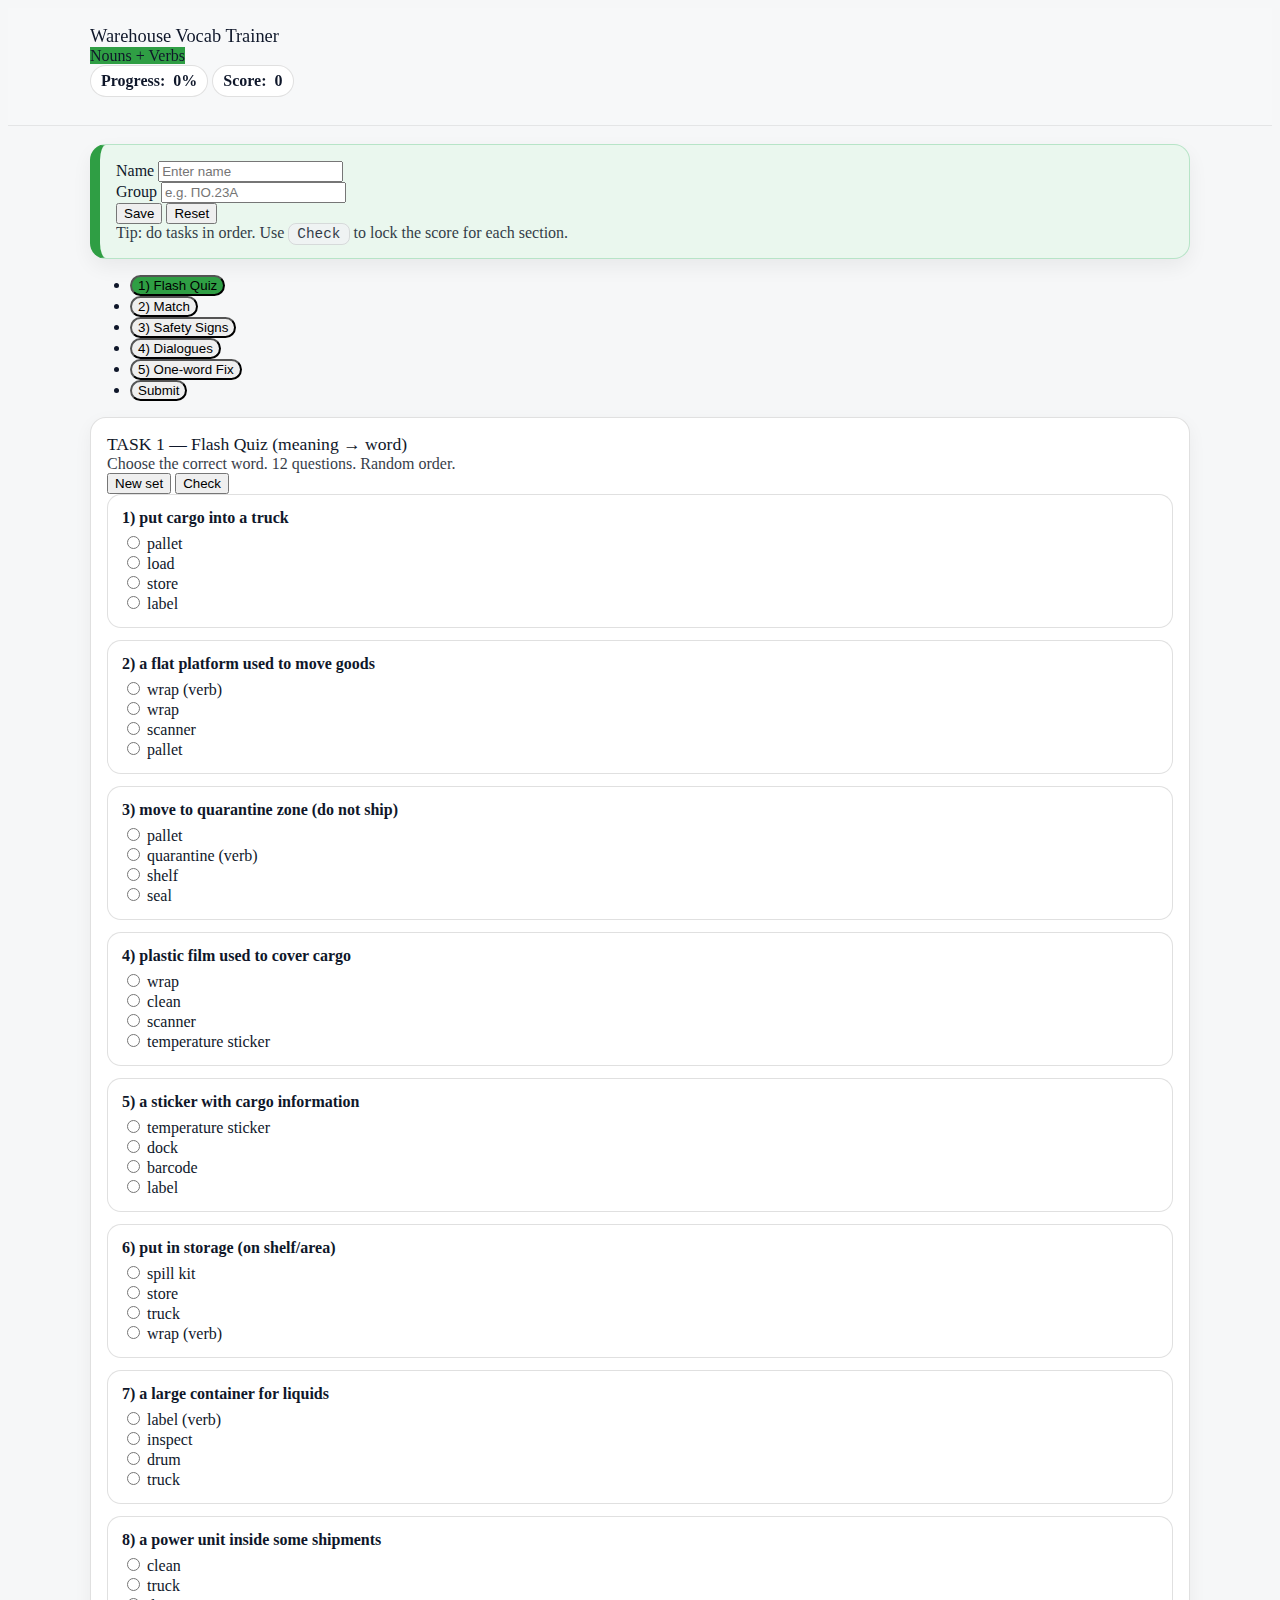
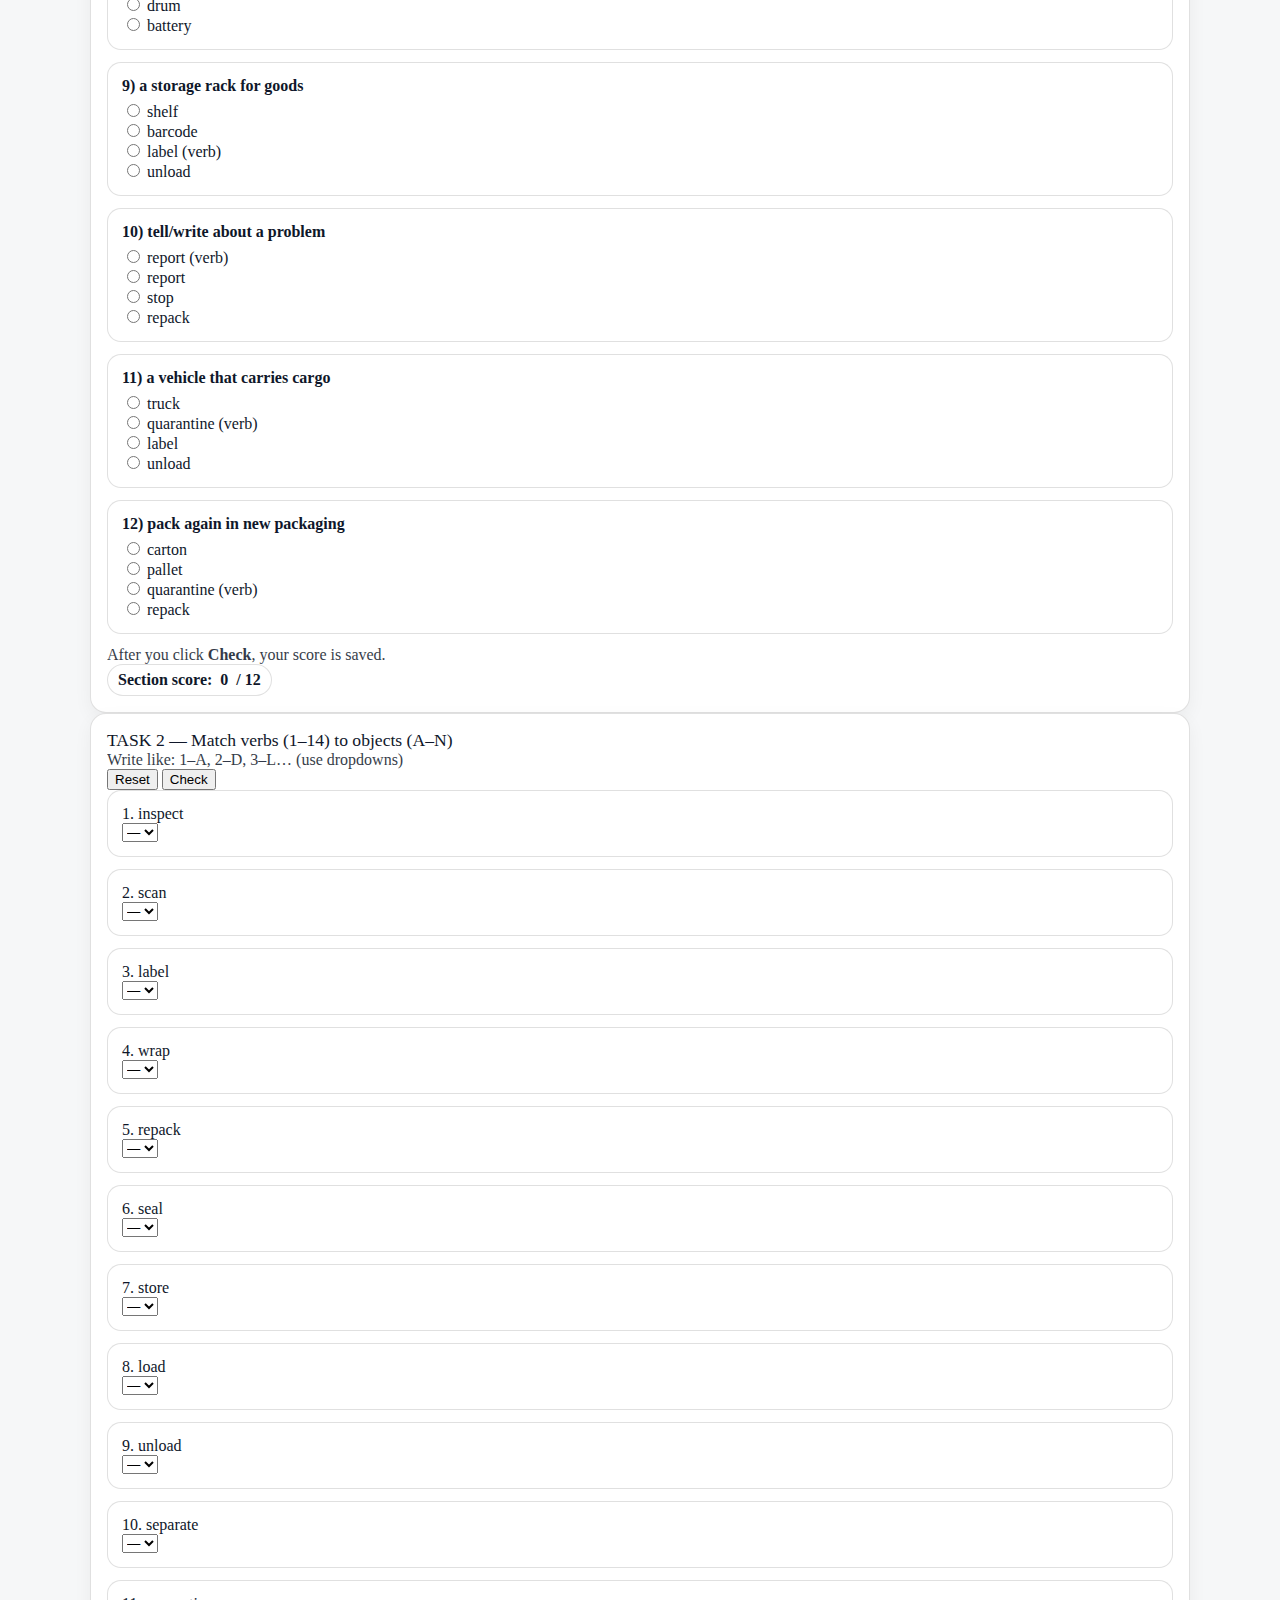
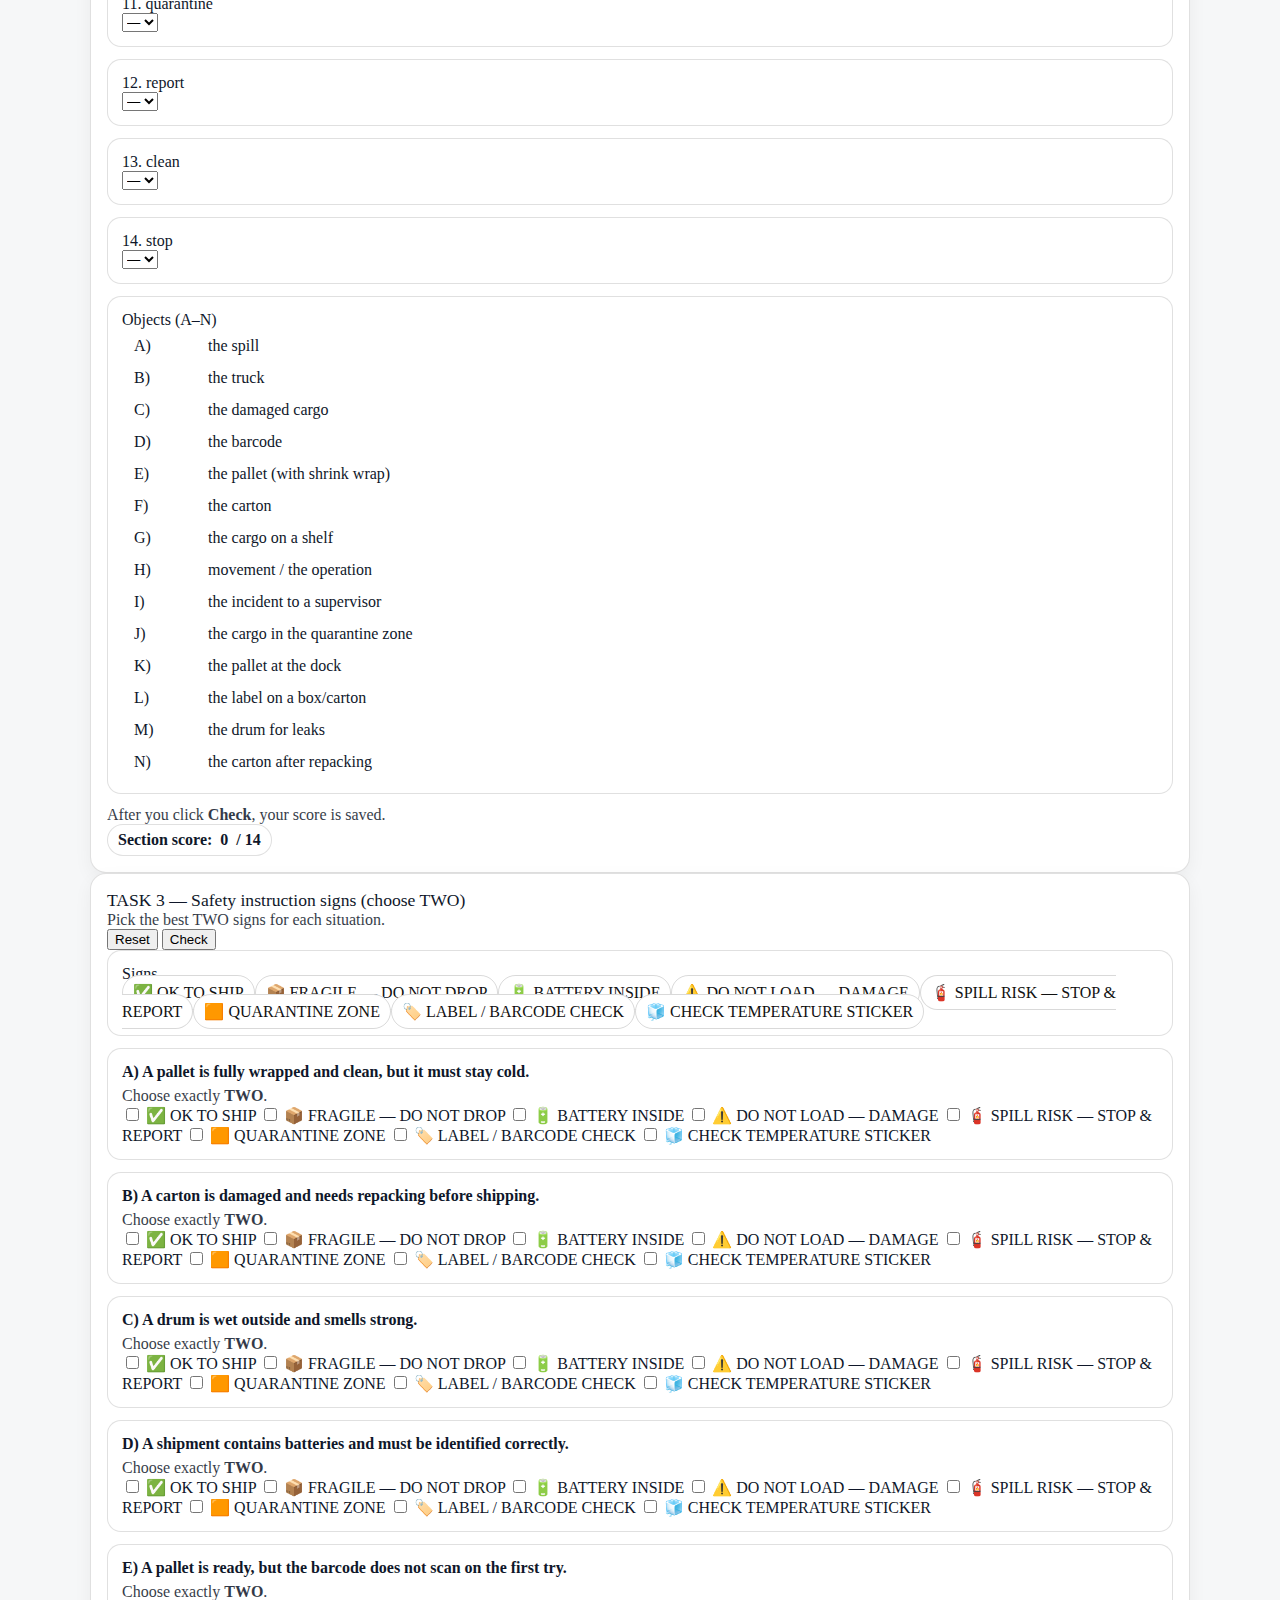
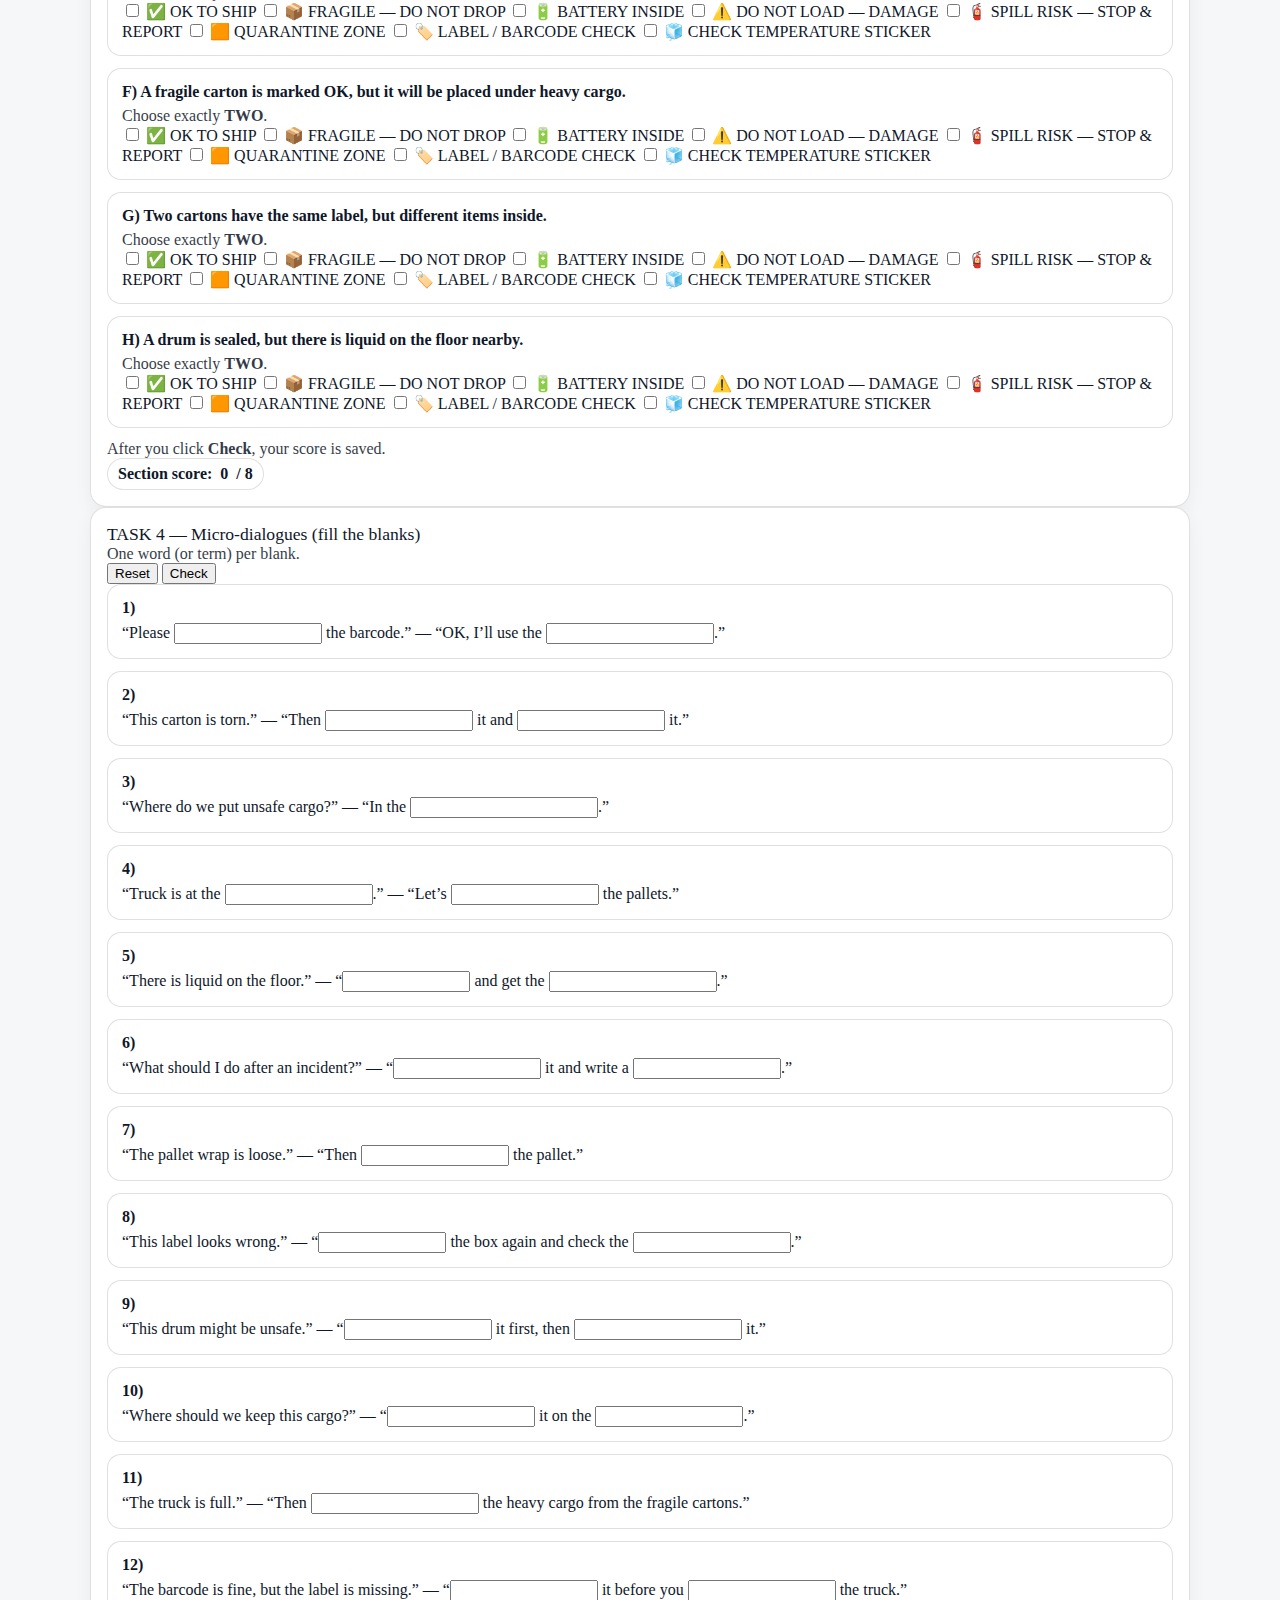
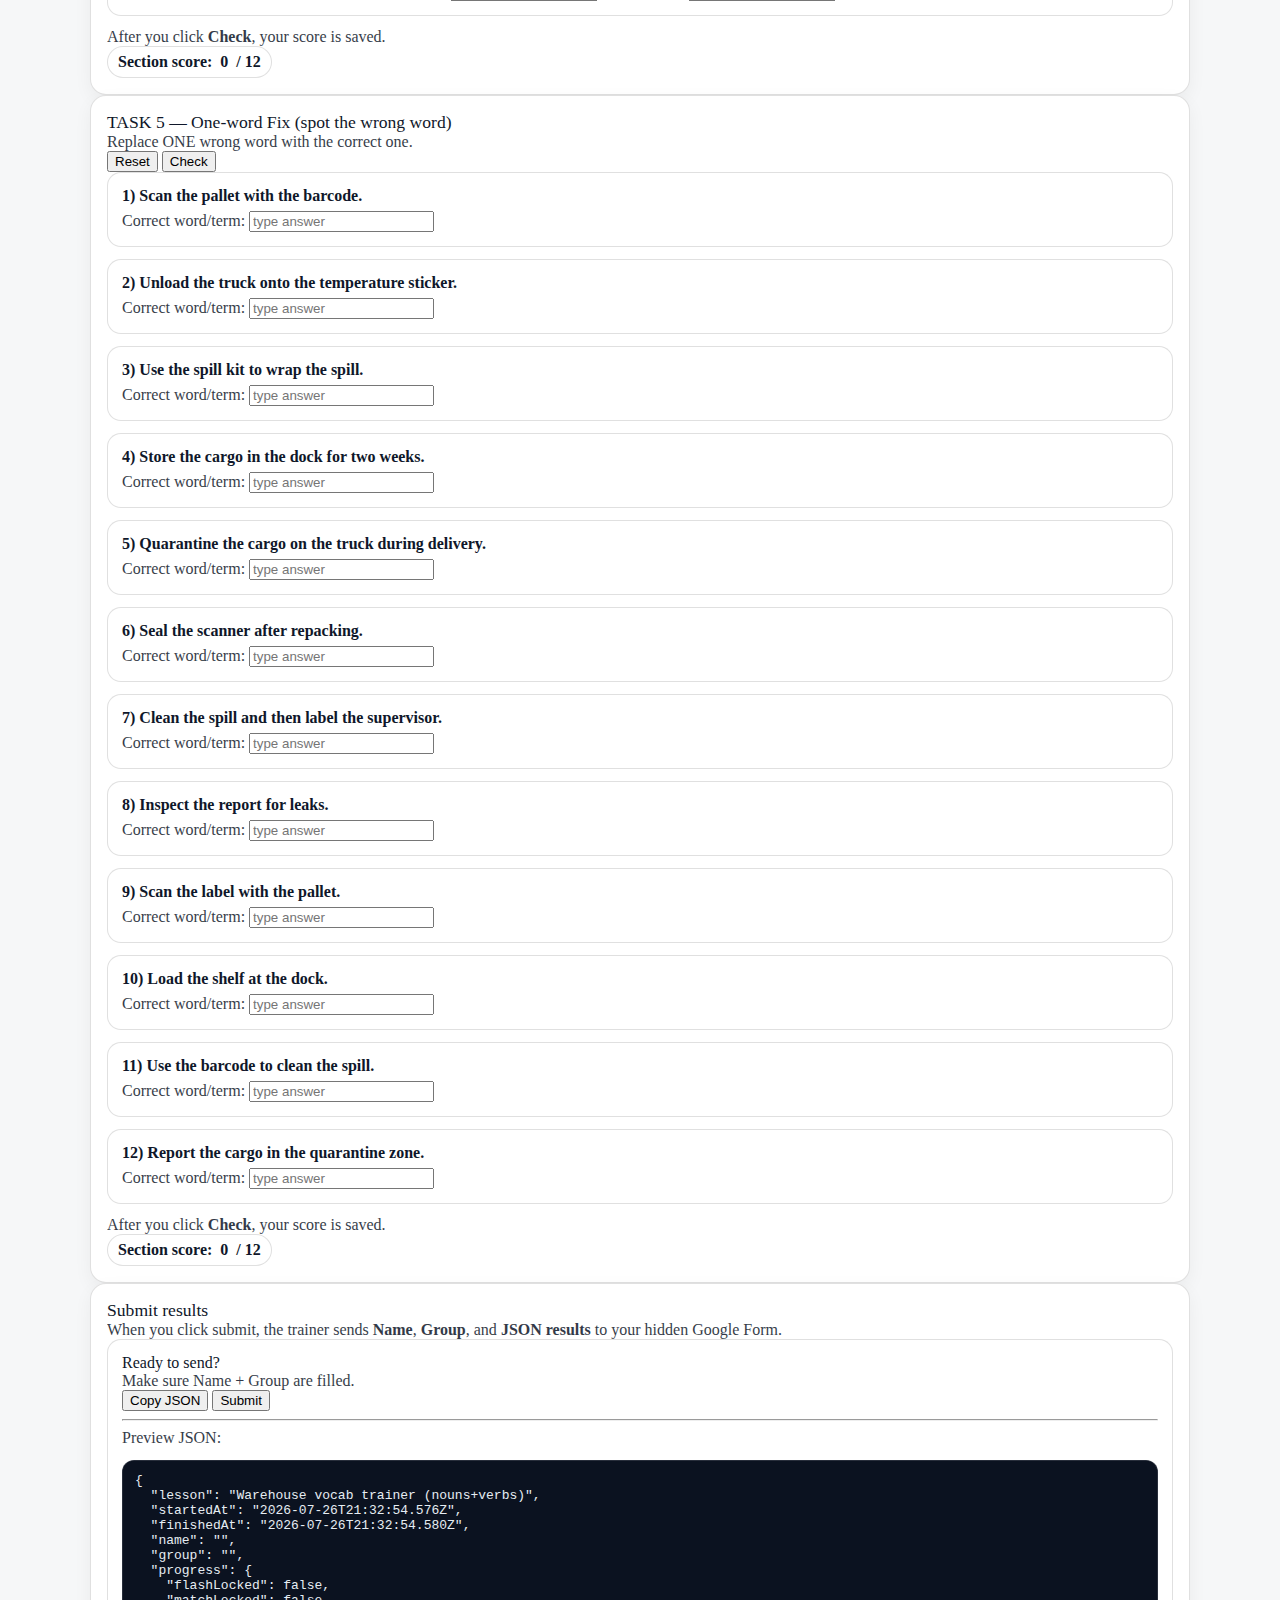
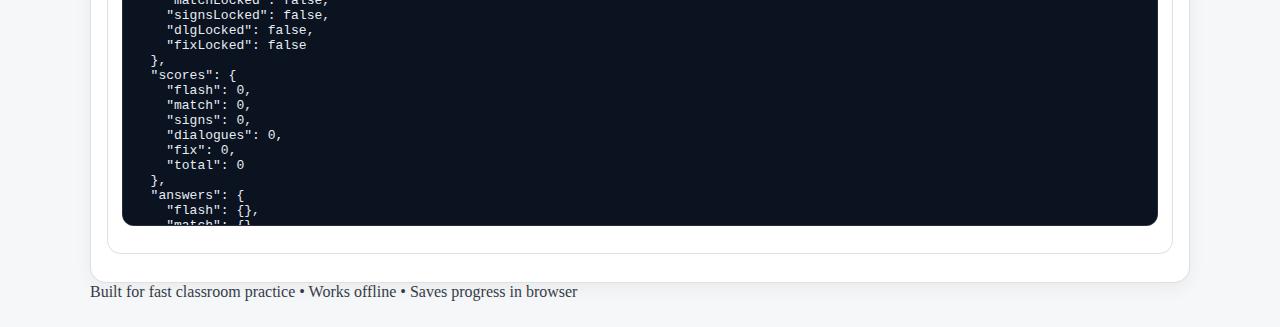
<file: logistics/index.html>
<!DOCTYPE html>
<html lang="en">
<head>
    <meta charset="UTF-8">
    <title>Title</title>
</head>
<body>

</body>
</html><!doctype html>
<html lang="en">
<head>
  <meta charset="utf-8" />
  <meta name="viewport" content="width=device-width,initial-scale=1" />
  <title>Warehouse Vocab Trainer</title>

  <!-- Bootstrap 5.0.2 (your preferred CDN) -->
  <link href="https://cdn.jsdelivr.net/npm/bootstrap@5.0.2/dist/css/bootstrap.min.css" rel="stylesheet"
        integrity="sha384-EVSTQN3/azprG1Anm3QDgpJLIm9Nao0Yz1ztcQTwFspd3yD65VohhpuuCOmLASjC" crossorigin="anonymous">
  <style>
    :root{
      --green:#2f9e44;
      --green-soft:#eaf7ee;
      --border:#b7e4c7;
      --ink:#0f172a;
    }
    body{ background:#f6f7f8; color:var(--ink); }
    .app-wrap{ max-width:1100px; margin:0 auto; padding:18px; }
    .card-soft{
      background:var(--green-soft);
      border:1px solid var(--border);
      border-left:10px solid var(--green);
      border-radius:16px;
      padding:16px;
      box-shadow:0 8px 20px rgba(0,0,0,.06);
    }
    .panel{
      background:#fff;
      border:1px solid rgba(0,0,0,.12);
      border-radius:16px;
      padding:16px;
      box-shadow:0 6px 18px rgba(0,0,0,.05);
    }
    .small-muted{ opacity:.85; }
    .pill-nav .nav-link{ border-radius:999px; }
    .pill-nav .nav-link.active{ background:var(--green); }
    .kbd{
      font-family: ui-monospace, SFMono-Regular, Menlo, Monaco, Consolas, "Liberation Mono", monospace;
      background:#f1f3f5; border:1px solid rgba(0,0,0,.12);
      padding:2px 8px; border-radius:8px; font-size:.9rem;
    }
    .score-pill{
      display:inline-flex; align-items:center; gap:8px;
      padding:6px 10px; border-radius:999px;
      background:#fff; border:1px solid rgba(0,0,0,.12);
      font-weight:600;
    }
    .ok{ border-color:var(--green)!important; background:#ecfff1!important; }
    .bad{ border-color:#e03131!important; background:#fff1f1!important; }
    .qcard{
      border:1px solid rgba(0,0,0,.12);
      border-radius:14px;
      padding:14px;
      margin-bottom:12px;
      background:#fff;
    }
    .qtitle{ font-weight:700; margin-bottom:6px; }
    .tight td{ padding:6px 10px; }
    .sticky-topbar{
      position:sticky; top:0; z-index:10;
      background:rgba(246,247,248,.92);
      backdrop-filter: blur(6px);
      border-bottom:1px solid rgba(0,0,0,.08);
    }
  </style>
</head>

<body>
  <div class="sticky-topbar">
    <div class="app-wrap py-2">
      <div class="d-flex flex-wrap justify-content-between align-items-center gap-2">
        <div class="d-flex align-items-center gap-2">
          <div class="fw-bold" style="font-size:1.15rem;">Warehouse Vocab Trainer</div>
          <span class="badge" style="background:#2f9e44;">Nouns + Verbs</span>
        </div>
        <div class="d-flex align-items-center gap-2">
          <span class="score-pill">Progress: <span id="progressText">0%</span></span>
          <span class="score-pill">Score: <span id="totalScoreText">0</span></span>
        </div>
      </div>
      <div class="progress mt-2" style="height:10px;border-radius:999px;">
        <div id="progressBar" class="progress-bar" role="progressbar" style="width:0%; background:#2f9e44;"></div>
      </div>
    </div>
  </div>

  <div class="app-wrap">
    <!-- TOP: Name / Group -->
    <div class="card-soft mb-3">
      <div class="row g-2 align-items-end">
        <div class="col-12 col-md-4">
          <label class="form-label mb-1 fw-bold">Name</label>
          <input id="studentName" class="form-control" placeholder="Enter name" autocomplete="off">
        </div>
        <div class="col-12 col-md-4">
          <label class="form-label mb-1 fw-bold">Group</label>
          <input id="studentGroup" class="form-control" placeholder="e.g. ПО.23А" autocomplete="off">
        </div>
        <div class="col-12 col-md-4 d-flex gap-2">
          <button class="btn btn-success w-100" id="saveUserBtn">Save</button>
          <button class="btn btn-outline-secondary w-100" id="resetAllBtn" title="Clear all answers">Reset</button>
        </div>
      </div>
      <div class="small-muted mt-2">
        Tip: do tasks in order. Use <span class="kbd">Check</span> to lock the score for each section.
      </div>
    </div>

    <!-- NAV -->
    <ul class="nav nav-pills pill-nav mb-3 flex-wrap gap-2" id="tabs">
      <li class="nav-item"><button class="nav-link active" data-tab="tab1" type="button">1) Flash Quiz</button></li>
      <li class="nav-item"><button class="nav-link" data-tab="tab2" type="button">2) Match</button></li>
      <li class="nav-item"><button class="nav-link" data-tab="tab3" type="button">3) Safety Signs</button></li>
      <li class="nav-item"><button class="nav-link" data-tab="tab4" type="button">4) Dialogues</button></li>
      <li class="nav-item"><button class="nav-link" data-tab="tab5" type="button">5) One-word Fix</button></li>
      <li class="nav-item"><button class="nav-link" data-tab="tab6" type="button">Submit</button></li>
    </ul>

    <!-- TAB 1 -->
    <div id="tab1" class="tab-panel">
      <div class="panel">
        <div class="d-flex flex-wrap justify-content-between align-items-center gap-2 mb-2">
          <div>
            <div class="fw-bold" style="font-size:1.1rem;">TASK 1 — Flash Quiz (meaning → word)</div>
            <div class="small-muted">Choose the correct word. 12 questions. Random order.</div>
          </div>
          <div class="d-flex gap-2">
            <button class="btn btn-outline-secondary" id="newFlashBtn">New set</button>
            <button class="btn btn-success" id="checkFlashBtn">Check</button>
          </div>
        </div>

        <div id="flashArea"></div>

        <div class="d-flex flex-wrap justify-content-between align-items-center gap-2 mt-2">
          <div class="small-muted">After you click <b>Check</b>, your score is saved.</div>
          <div class="score-pill">Section score: <span id="flashScore">0</span> / 12</div>
        </div>
      </div>
    </div>

    <!-- TAB 2 -->
    <div id="tab2" class="tab-panel d-none">
      <div class="panel">
        <div class="d-flex flex-wrap justify-content-between align-items-center gap-2 mb-2">
          <div>
            <div class="fw-bold" style="font-size:1.1rem;">TASK 2 — Match verbs (1–14) to objects (A–N)</div>
            <div class="small-muted">Write like: 1–A, 2–D, 3–L… (use dropdowns)</div>
          </div>
          <div class="d-flex gap-2">
            <button class="btn btn-outline-secondary" id="resetMatchBtn">Reset</button>
            <button class="btn btn-success" id="checkMatchBtn">Check</button>
          </div>
        </div>

        <div class="row g-3">
          <div class="col-12 col-lg-7">
            <div id="matchArea"></div>
          </div>
          <div class="col-12 col-lg-5">
            <div class="qcard">
              <div class="fw-bold mb-2">Objects (A–N)</div>
              <table class="table table-sm mb-0 tight">
                <tbody id="objectsTable"></tbody>
              </table>
            </div>
          </div>
        </div>

        <div class="d-flex flex-wrap justify-content-between align-items-center gap-2 mt-2">
          <div class="small-muted">After you click <b>Check</b>, your score is saved.</div>
          <div class="score-pill">Section score: <span id="matchScore">0</span> / 14</div>
        </div>
      </div>
    </div>

    <!-- TAB 3 -->
    <div id="tab3" class="tab-panel d-none">
      <div class="panel">
        <div class="d-flex flex-wrap justify-content-between align-items-center gap-2 mb-2">
          <div>
            <div class="fw-bold" style="font-size:1.1rem;">TASK 3 — Safety instruction signs (choose TWO)</div>
            <div class="small-muted">Pick the best TWO signs for each situation.</div>
          </div>
          <div class="d-flex gap-2">
            <button class="btn btn-outline-secondary" id="resetSignsBtn">Reset</button>
            <button class="btn btn-success" id="checkSignsBtn">Check</button>
          </div>
        </div>

        <div class="qcard mb-3">
          <div class="fw-bold mb-2">Signs</div>
          <div class="d-flex flex-wrap gap-2" id="signsLegend"></div>
        </div>

        <div id="signsArea"></div>

        <div class="d-flex flex-wrap justify-content-between align-items-center gap-2 mt-2">
          <div class="small-muted">After you click <b>Check</b>, your score is saved.</div>
          <div class="score-pill">Section score: <span id="signsScore">0</span> / 8</div>
        </div>
      </div>
    </div>

    <!-- TAB 4 -->
    <div id="tab4" class="tab-panel d-none">
      <div class="panel">
        <div class="d-flex flex-wrap justify-content-between align-items-center gap-2 mb-2">
          <div>
            <div class="fw-bold" style="font-size:1.1rem;">TASK 4 — Micro-dialogues (fill the blanks)</div>
            <div class="small-muted">One word (or term) per blank.</div>
          </div>
          <div class="d-flex gap-2">
            <button class="btn btn-outline-secondary" id="resetDlgBtn">Reset</button>
            <button class="btn btn-success" id="checkDlgBtn">Check</button>
          </div>
        </div>

        <div id="dlgArea"></div>

        <div class="d-flex flex-wrap justify-content-between align-items-center gap-2 mt-2">
          <div class="small-muted">After you click <b>Check</b>, your score is saved.</div>
          <div class="score-pill">Section score: <span id="dlgScore">0</span> / 12</div>
        </div>
      </div>
    </div>

    <!-- TAB 5 -->
    <div id="tab5" class="tab-panel d-none">
      <div class="panel">
        <div class="d-flex flex-wrap justify-content-between align-items-center gap-2 mb-2">
          <div>
            <div class="fw-bold" style="font-size:1.1rem;">TASK 5 — One-word Fix (spot the wrong word)</div>
            <div class="small-muted">Replace ONE wrong word with the correct one.</div>
          </div>
          <div class="d-flex gap-2">
            <button class="btn btn-outline-secondary" id="resetFixBtn">Reset</button>
            <button class="btn btn-success" id="checkFixBtn">Check</button>
          </div>
        </div>

        <div id="fixArea"></div>

        <div class="d-flex flex-wrap justify-content-between align-items-center gap-2 mt-2">
          <div class="small-muted">After you click <b>Check</b>, your score is saved.</div>
          <div class="score-pill">Section score: <span id="fixScore">0</span> / 12</div>
        </div>
      </div>
    </div>

    <!-- TAB 6 -->
    <div id="tab6" class="tab-panel d-none">
      <div class="panel">
        <div class="fw-bold" style="font-size:1.1rem;">Submit results</div>
        <div class="small-muted mb-3">
          When you click submit, the trainer sends <b>Name</b>, <b>Group</b>, and <b>JSON results</b> to your hidden Google Form.
        </div>

        <div class="qcard">
          <div class="d-flex flex-wrap gap-2 align-items-center justify-content-between">
            <div>
              <div class="fw-bold">Ready to send?</div>
              <div class="small-muted">Make sure Name + Group are filled.</div>
            </div>
            <div class="d-flex gap-2">
              <button class="btn btn-outline-secondary" id="copyJsonBtn">Copy JSON</button>
              <button class="btn btn-success" id="submitBtn">Submit</button>
            </div>
          </div>
          <hr>
          <div class="small-muted mb-2">Preview JSON:</div>
          <pre id="jsonPreview" style="white-space:pre-wrap; background:#0b1220; color:#e6edf3; padding:12px; border-radius:12px; border:1px solid rgba(255,255,255,.12); max-height:340px; overflow:auto;"></pre>
          <div id="submitStatus" class="mt-2 small-muted"></div>
        </div>
      </div>
    </div>

    <div class="small-muted text-center mt-4">
      Built for fast classroom practice • Works offline • Saves progress in browser
    </div>
  </div>

  <script>
    /***********************
     * Google Form settings
     ***********************/
    const FORM_VIEW_URL = "https://docs.google.com/forms/d/e/1FAIpQLSfhgAxbZiFv1vwfYGZR-kwwVplw7oPaavMKb_B_K4w4yJBiVA/viewform";
    const FORM_RESPONSE_URL = FORM_VIEW_URL.replace("/viewform", "/formResponse");

    const ENTRY_NAME  = "entry.1921741824";
    const ENTRY_GROUP = "entry.1886481554";
    const ENTRY_JSON  = "entry.1988412302";

    /***********************
     * Data
     ***********************/
    const WORDS = [
      { w:"pallet", d:"a flat platform used to move goods" },
      { w:"box", d:"a container for items (often smaller)" },
      { w:"carton", d:"a cardboard box used for shipping" },
      { w:"wrap", d:"plastic film used to cover cargo" },
      { w:"label", d:"a sticker with cargo information" },
      { w:"barcode", d:"a code (lines/squares) for identification" },
      { w:"scanner", d:"a device that reads a barcode" },
      { w:"dock", d:"the loading/unloading area for trucks" },
      { w:"truck", d:"a vehicle that carries cargo" },
      { w:"shelf", d:"a storage rack for goods" },
      { w:"temperature sticker", d:"a sticker showing if cargo stayed cold" },
      { w:"battery", d:"a power unit inside some shipments" },
      { w:"drum", d:"a large container for liquids" },
      { w:"spill kit", d:"tools/materials to handle and clean a spill safely" },
      { w:"quarantine zone", d:"a special area for unsafe cargo" },
      { w:"report", d:"a short written incident note" },

      { w:"inspect", d:"check carefully" },
      { w:"scan", d:"read a barcode using a scanner" },
      { w:"label (verb)", d:"put a label on cargo" },
      { w:"wrap (verb)", d:"cover cargo with wrap" },
      { w:"repack", d:"pack again in new packaging" },
      { w:"seal", d:"close tightly after packing" },
      { w:"store", d:"put in storage (on shelf/area)" },
      { w:"load", d:"put cargo into a truck" },
      { w:"unload", d:"take cargo out of a truck" },
      { w:"separate", d:"keep items apart" },
      { w:"quarantine (verb)", d:"move to quarantine zone (do not ship)" },
      { w:"report (verb)", d:"tell/write about a problem" },
      { w:"clean", d:"remove dirt/liquid" },
      { w:"stop", d:"do not continue / stop movement" }
    ];

    // TASK 2
    const VERBS_14 = [
      "inspect","scan","label","wrap","repack","seal","store","load","unload","separate","quarantine","report","clean","stop"
    ];
    const OBJECTS_AN = [
      ["A","the spill"],
      ["B","the truck"],
      ["C","the damaged cargo"],
      ["D","the barcode"],
      ["E","the pallet (with shrink wrap)"],
      ["F","the carton"],
      ["G","the cargo on a shelf"],
      ["H","movement / the operation"],
      ["I","the incident to a supervisor"],
      ["J","the cargo in the quarantine zone"],
      ["K","the pallet at the dock"],
      ["L","the label on a box/carton"],
      ["M","the drum for leaks"],
      ["N","the carton after repacking"]
    ];
    const KEY_MATCH = { 1:"M",2:"D",3:"L",4:"E",5:"F",6:"N",7:"G",8:"B",9:"K",10:"C",11:"J",12:"I",13:"A",14:"H" };

    // TASK 3 Signs
    const SIGNS = [
      ["OK","✅ OK TO SHIP"],
      ["FRAG","📦 FRAGILE — DO NOT DROP"],
      ["BAT","🔋 BATTERY INSIDE"],
      ["NLOAD","⚠️ DO NOT LOAD — DAMAGE"],
      ["SPILL","🧯 SPILL RISK — STOP & REPORT"],
      ["QZ","🟧 QUARANTINE ZONE"],
      ["LBL","🏷️ LABEL / BARCODE CHECK"],
      ["TEMP","🧊 CHECK TEMPERATURE STICKER"]
    ];
    const SIGN_SITUATIONS = [
      ["A","A pallet is fully wrapped and clean, but it must stay cold.", ["TEMP","OK"]],
      ["B","A carton is damaged and needs repacking before shipping.", ["NLOAD","LBL"]],
      ["C","A drum is wet outside and smells strong.", ["SPILL","QZ"]],
      ["D","A shipment contains batteries and must be identified correctly.", ["BAT","LBL"]],
      ["E","A pallet is ready, but the barcode does not scan on the first try.", ["LBL","OK"]],
      ["F","A fragile carton is marked OK, but it will be placed under heavy cargo.", ["FRAG","NLOAD"]],
      ["G","Two cartons have the same label, but different items inside.", ["LBL","NLOAD"]],
      ["H","A drum is sealed, but there is liquid on the floor nearby.", ["SPILL","LBL"]]
    ];

    // TASK 4 Dialogues (12 blanks total)
    const DIALOGUES = [
      { id:"d1", text:'“Please <input data-k="scan" class="form-control d-inline-block" style="width:140px" /> the barcode.” — “OK, I’ll use the <input data-k="scanner" class="form-control d-inline-block" style="width:160px" />.”' },
      { id:"d2", text:'“This carton is torn.” — “Then <input data-k="repack" class="form-control d-inline-block" style="width:140px" /> it and <input data-k="seal" class="form-control d-inline-block" style="width:140px" /> it.”' },
      { id:"d3", text:'“Where do we put unsafe cargo?” — “In the <input data-k="quarantine zone" class="form-control d-inline-block" style="width:180px" />.”' },
      { id:"d4", text:'“Truck is at the <input data-k="dock" class="form-control d-inline-block" style="width:140px" />.” — “Let’s <input data-k="load" class="form-control d-inline-block" style="width:140px" /> the pallets.”' },
      { id:"d5", text:'“There is liquid on the floor.” — “<input data-k="stop" class="form-control d-inline-block" style="width:120px" /> and get the <input data-k="spill kit" class="form-control d-inline-block" style="width:160px" />.”' },
      { id:"d6", text:'“What should I do after an incident?” — “<input data-k="report" class="form-control d-inline-block" style="width:140px" /> it and write a <input data-k="report" class="form-control d-inline-block" style="width:140px" />.”' },
      // Extra 6 blanks
      { id:"d7", text:'“The pallet wrap is loose.” — “Then <input data-k="wrap" class="form-control d-inline-block" style="width:140px" /> the pallet.”' },
      { id:"d8", text:'“This label looks wrong.” — “<input data-k="scan" class="form-control d-inline-block" style="width:120px" /> the box again and check the <input data-k="barcode" class="form-control d-inline-block" style="width:150px" />.”' },
      { id:"d9", text:'“This drum might be unsafe.” — “<input data-k="inspect" class="form-control d-inline-block" style="width:140px" /> it first, then <input data-k="quarantine" class="form-control d-inline-block" style="width:160px" /> it.”' },
      { id:"d10", text:'“Where should we keep this cargo?” — “<input data-k="store" class="form-control d-inline-block" style="width:140px" /> it on the <input data-k="shelf" class="form-control d-inline-block" style="width:140px" />.”' },
      { id:"d11", text:'“The truck is full.” — “Then <input data-k="separate" class="form-control d-inline-block" style="width:160px" /> the heavy cargo from the fragile cartons.”' },
      { id:"d12", text:'“The barcode is fine, but the label is missing.” — “<input data-k="label" class="form-control d-inline-block" style="width:140px" /> it before you <input data-k="load" class="form-control d-inline-block" style="width:140px" /> the truck.”' }
    ];

    // TASK 5 One-word Fix (12)
    const FIX_ITEMS = [
      { id:"f1",  s:"Scan the pallet with the barcode.",           key:["scanner"] },
      { id:"f2",  s:"Unload the truck onto the temperature sticker.", key:["dock","shelf"] },
      { id:"f3",  s:"Use the spill kit to wrap the spill.",        key:["clean"] },
      { id:"f4",  s:"Store the cargo in the dock for two weeks.",  key:["shelf"] },
      { id:"f5",  s:"Quarantine the cargo on the truck during delivery.", key:["quarantine zone"] },
      { id:"f6",  s:"Seal the scanner after repacking.",          key:["carton","box"] },
      { id:"f7",  s:"Clean the spill and then label the supervisor.", key:["report"] },
      { id:"f8",  s:"Inspect the report for leaks.",              key:["drum"] },
      { id:"f9",  s:"Scan the label with the pallet.",            key:["scanner"] },
      { id:"f10", s:"Load the shelf at the dock.",                key:["truck"] },
      { id:"f11", s:"Use the barcode to clean the spill.",        key:["spill kit"] },
      { id:"f12", s:"Report the cargo in the quarantine zone.",   key:["quarantine"] }
    ];

    /***********************
     * State (saved)
     ***********************/
    const LS_KEY = "warehouse_vocab_trainer_v1";
    const state = loadState() || {
      name:"",
      group:"",
      startedAt: new Date().toISOString(),
      flash:{ setSeed: Date.now(), answers:{}, locked:false, score:0 },
      match:{ answers:{}, locked:false, score:0 },
      signs:{ answers:{}, locked:false, score:0 },
      dlg:{ answers:{}, locked:false, score:0 },
      fix:{ answers:{}, locked:false, score:0 }
    };

    /***********************
     * Helpers
     ***********************/
    function saveState(){ localStorage.setItem(LS_KEY, JSON.stringify(state)); refreshMeta(); refreshJsonPreview(); }
    function loadState(){ try{ return JSON.parse(localStorage.getItem(LS_KEY)); }catch(e){ return null; } }
    function norm(s){ return (s||"").toString().trim().toLowerCase().replace(/\s+/g," "); }
    function shuffle(arr, seed){
      // deterministic-ish shuffle with seed
      let a = arr.slice();
      let t = seed >>> 0;
      function rnd(){
        t += 0x6D2B79F5;
        let x = t;
        x = Math.imul(x ^ x >>> 15, x | 1);
        x ^= x + Math.imul(x ^ x >>> 7, x | 61);
        return ((x ^ x >>> 14) >>> 0) / 4294967296;
      }
      for(let i=a.length-1;i>0;i--){
        const j = Math.floor(rnd()*(i+1));
        [a[i],a[j]] = [a[j],a[i]];
      }
      return a;
    }

    function setTab(id){
      document.querySelectorAll(".tab-panel").forEach(p=>p.classList.add("d-none"));
      document.getElementById(id).classList.remove("d-none");
      document.querySelectorAll("#tabs .nav-link").forEach(b=>b.classList.remove("active"));
      document.querySelector(`#tabs .nav-link[data-tab="${id}"]`).classList.add("active");
      refreshJsonPreview();
      window.scrollTo({top:0, behavior:"smooth"});
    }

    function sectionDoneCount(){
      let done = 0;
      if(state.flash.locked) done++;
      if(state.match.locked) done++;
      if(state.signs.locked) done++;
      if(state.dlg.locked) done++;
      if(state.fix.locked) done++;
      return done;
    }

    function totalScore(){
      return state.flash.score + state.match.score + state.signs.score + state.dlg.score + state.fix.score;
    }

    function refreshMeta(){
      const done = sectionDoneCount();
      const pct = Math.round((done/5)*100);
      document.getElementById("progressBar").style.width = pct + "%";
      document.getElementById("progressText").textContent = pct + "%";
      document.getElementById("totalScoreText").textContent = totalScore();

      document.getElementById("flashScore").textContent = state.flash.score;
      document.getElementById("matchScore").textContent = state.match.score;
      document.getElementById("signsScore").textContent = state.signs.score;
      document.getElementById("dlgScore").textContent = state.dlg.score;
      document.getElementById("fixScore").textContent = state.fix.score;
    }

    function buildJson(){
      return {
        lesson: "Warehouse vocab trainer (nouns+verbs)",
        startedAt: state.startedAt,
        finishedAt: new Date().toISOString(),
        name: state.name,
        group: state.group,
        progress: {
          flashLocked: state.flash.locked,
          matchLocked: state.match.locked,
          signsLocked: state.signs.locked,
          dlgLocked: state.dlg.locked,
          fixLocked: state.fix.locked
        },
        scores: {
          flash: state.flash.score,  // /12
          match: state.match.score,  // /14
          signs: state.signs.score,  // /8
          dialogues: state.dlg.score,// /12
          fix: state.fix.score,      // /12
          total: totalScore()
        },
        answers: {
          flash: state.flash.answers,
          match: state.match.answers,
          signs: state.signs.answers,
          dialogues: state.dlg.answers,
          fix: state.fix.answers
        }
      };
    }

    function refreshJsonPreview(){
      const pre = document.getElementById("jsonPreview");
      if(!pre) return;
      pre.textContent = JSON.stringify(buildJson(), null, 2);
    }

    /***********************
     * Render: Task 1 Flash Quiz
     ***********************/
    function makeFlashSet(){
      // 12 questions from WORDS list
      const pool = WORDS.map((x,i)=>({i, ...x}));
      const pick = shuffle(pool, state.flash.setSeed).slice(0, 12);

      const area = document.getElementById("flashArea");
      area.innerHTML = "";

      pick.forEach((item, idx) => {
        const qid = "flash_" + idx;
        // options: correct + 3 random different words
        const other = shuffle(pool.filter(p=>p.i!==item.i), state.flash.setSeed + idx*77).slice(0,3);
        const opts = shuffle([item, ...other], state.flash.setSeed + idx*131);

        const wrap = document.createElement("div");
        wrap.className = "qcard";
        wrap.dataset.qid = qid;

        wrap.innerHTML = `
          <div class="qtitle">${idx+1}) ${item.d}</div>
          <div class="row g-2">
            ${opts.map(o=>`
              <div class="col-12 col-md-6">
                <label class="form-check qopt mb-0">
                  <input class="form-check-input" type="radio" name="${qid}" value="${o.w}">
                  <span class="form-check-label">${o.w}</span>
                </label>
              </div>
            `).join("")}
          </div>
        `;
        area.appendChild(wrap);

        // restore previous
        const prev = state.flash.answers[qid];
        if(prev){
          const r = wrap.querySelector(`input[type="radio"][value="${CSS.escape(prev)}"]`);
          if(r) r.checked = true;
        }

        // store correct in dataset (not visible)
        wrap.dataset.correct = item.w;
      });

      // if locked, disable
      if(state.flash.locked){
        area.querySelectorAll("input").forEach(i=>i.disabled = true);
        document.getElementById("checkFlashBtn").disabled = true;
      } else {
        document.getElementById("checkFlashBtn").disabled = false;
      }
    }

    function checkFlash(){
      if(state.flash.locked) return;
      let score = 0;

      document.querySelectorAll("#flashArea .qcard").forEach(card=>{
        card.classList.remove("ok","bad");
        const qid = card.dataset.qid;
        const correct = card.dataset.correct;
        const chosen = card.querySelector("input:checked")?.value || "";
        state.flash.answers[qid] = chosen;

        if(chosen && norm(chosen) === norm(correct)){
          score++;
          card.classList.add("ok");
        } else {
          card.classList.add("bad");
        }
      });

      state.flash.score = score;
      state.flash.locked = true;
      saveState();
      document.querySelectorAll("#flashArea input").forEach(i=>i.disabled = true);
      document.getElementById("checkFlashBtn").disabled = true;
    }

    /***********************
     * Render: Task 2 Match
     ***********************/
    function renderMatch(){
      const area = document.getElementById("matchArea");
      area.innerHTML = "";

      for(let i=1;i<=14;i++){
        const row = document.createElement("div");
        row.className = "qcard";
        row.dataset.q = String(i);

        const verb = VERBS_14[i-1];
        row.innerHTML = `
          <div class="d-flex flex-wrap justify-content-between align-items-center gap-2">
            <div class="fw-bold">${i}. <span class="text-success">${verb}</span></div>
            <select class="form-select" style="max-width:140px;">
              <option value="">—</option>
              ${OBJECTS_AN.map(([k])=>`<option value="${k}">${k}</option>`).join("")}
            </select>
          </div>
        `;
        area.appendChild(row);

        const sel = row.querySelector("select");
        const prev = state.match.answers[i];
        if(prev) sel.value = prev;

        if(state.match.locked) sel.disabled = true;

        sel.addEventListener("change", ()=>{
          state.match.answers[i] = sel.value;
          saveState();
        });
      }

      // objects table
      const tbody = document.getElementById("objectsTable");
      tbody.innerHTML = OBJECTS_AN.map(([k,txt])=>`<tr><td class="fw-bold" style="width:52px;">${k})</td><td>${txt}</td></tr>`).join("");

      document.getElementById("checkMatchBtn").disabled = state.match.locked;
    }

    function checkMatch(){
      if(state.match.locked) return;
      let score = 0;
      document.querySelectorAll("#matchArea .qcard").forEach(card=>{
        card.classList.remove("ok","bad");
        const q = card.dataset.q;
        const chosen = card.querySelector("select").value;
        state.match.answers[q] = chosen;

        if(chosen && chosen === KEY_MATCH[q]){
          score++;
          card.classList.add("ok");
        } else {
          card.classList.add("bad");
        }
      });
      state.match.score = score;
      state.match.locked = true;
      saveState();
      document.querySelectorAll("#matchArea select").forEach(s=>s.disabled=true);
      document.getElementById("checkMatchBtn").disabled = true;
    }

    /***********************
     * Render: Task 3 Signs
     ***********************/
    function renderSigns(){
      const legend = document.getElementById("signsLegend");
      legend.innerHTML = SIGNS.map(([id,txt])=>{
        return `<span class="badge" style="background:#fff;color:#111;border:1px solid rgba(0,0,0,.15);padding:8px 10px;border-radius:999px;">${txt}</span>`;
      }).join("");

      const area = document.getElementById("signsArea");
      area.innerHTML = "";

      SIGN_SITUATIONS.forEach(([sid, text, key])=>{
        const card = document.createElement("div");
        card.className = "qcard";
        card.dataset.sid = sid;
        card.dataset.key = key.join("|");

        const checks = SIGNS.map(([id,txt])=>{
          const checked = (state.signs.answers[sid]||[]).includes(id) ? "checked" : "";
          return `
            <label class="form-check me-3 mb-2" style="min-width:240px;">
              <input class="form-check-input" type="checkbox" value="${id}" ${checked}>
              <span class="form-check-label">${txt}</span>
            </label>
          `;
        }).join("");

        card.innerHTML = `
          <div class="qtitle">${sid}) ${text}</div>
          <div class="small-muted mb-2">Choose exactly <b>TWO</b>.</div>
          <div class="d-flex flex-wrap">${checks}</div>
        `;
        area.appendChild(card);

        // disable if locked
        if(state.signs.locked){
          card.querySelectorAll("input").forEach(i=>i.disabled=true);
        } else {
          card.querySelectorAll("input").forEach(i=>{
            i.addEventListener("change", ()=>{
              // keep max 2 checked
              const all = [...card.querySelectorAll("input:checked")].map(x=>x.value);
              if(all.length > 2){
                i.checked = false;
                return;
              }
              state.signs.answers[sid] = [...card.querySelectorAll("input:checked")].map(x=>x.value);
              saveState();
            });
          });
        }
      });

      document.getElementById("checkSignsBtn").disabled = state.signs.locked;
    }

    function checkSigns(){
      if(state.signs.locked) return;
      let score = 0;

      document.querySelectorAll("#signsArea .qcard").forEach(card=>{
        card.classList.remove("ok","bad");
        const sid = card.dataset.sid;
        const chosen = [...card.querySelectorAll("input:checked")].map(x=>x.value);
        state.signs.answers[sid] = chosen;

        const key = card.dataset.key.split("|").sort().join("|");
        const ch = chosen.slice().sort().join("|");

        if(chosen.length === 2 && ch === key){
          score++;
          card.classList.add("ok");
        } else {
          card.classList.add("bad");
        }
      });

      state.signs.score = score; // /8
      state.signs.locked = true;
      saveState();
      document.querySelectorAll("#signsArea input").forEach(i=>i.disabled=true);
      document.getElementById("checkSignsBtn").disabled = true;
    }

    /***********************
     * Render: Task 4 Dialogues
     ***********************/
    function renderDialogues(){
      const area = document.getElementById("dlgArea");
      area.innerHTML = "";

      DIALOGUES.forEach((d, idx)=>{
        const card = document.createElement("div");
        card.className = "qcard";
        card.dataset.did = d.id;
        card.innerHTML = `<div class="qtitle">${idx+1})</div><div>${d.text}</div>`;
        area.appendChild(card);

        // restore
        card.querySelectorAll("input").forEach(inp=>{
          const k = inp.dataset.k;
          const saved = state.dlg.answers[d.id + "|" + k];
          if(saved) inp.value = saved;

          if(state.dlg.locked){
            inp.disabled = true;
          } else {
            inp.addEventListener("input", ()=>{
              state.dlg.answers[d.id + "|" + k] = inp.value;
              saveState();
            });
          }
        });
      });

      document.getElementById("checkDlgBtn").disabled = state.dlg.locked;
    }

    function checkDialogues(){
      if(state.dlg.locked) return;
      let score = 0;
      let total = 0;

      document.querySelectorAll("#dlgArea .qcard").forEach(card=>{
        card.classList.remove("ok","bad");
        let allOk = true;

        card.querySelectorAll("input").forEach(inp=>{
          total++;
          const expected = inp.dataset.k;
          const got = norm(inp.value);

          // accept label verb as "label" (not "label (verb)")
          const exp = norm(expected);

          if(got === exp){
            score++;
            inp.classList.add("ok");
            inp.classList.remove("bad");
          } else {
            allOk = false;
            inp.classList.add("bad");
            inp.classList.remove("ok");
          }
        });

        card.classList.add(allOk ? "ok" : "bad");
      });

      state.dlg.score = score; // /12
      state.dlg.locked = true;
      saveState();
      document.querySelectorAll("#dlgArea input").forEach(i=>i.disabled=true);
      document.getElementById("checkDlgBtn").disabled = true;
    }

    /***********************
     * Render: Task 5 Fix
     ***********************/
    function renderFix(){
      const area = document.getElementById("fixArea");
      area.innerHTML = "";

      FIX_ITEMS.forEach((it, idx)=>{
        const card = document.createElement("div");
        card.className = "qcard";
        card.dataset.fid = it.id;

        const saved = state.fix.answers[it.id] || "";
        card.innerHTML = `
          <div class="qtitle">${idx+1}) ${it.s}</div>
          <div class="d-flex flex-wrap gap-2 align-items-center">
            <span class="small-muted">Correct word/term:</span>
            <input class="form-control" style="max-width:260px;" placeholder="type answer" value="${saved}">
          </div>
        `;
        area.appendChild(card);

        const inp = card.querySelector("input");
        if(state.fix.locked){
          inp.disabled = true;
        } else {
          inp.addEventListener("input", ()=>{
            state.fix.answers[it.id] = inp.value;
            saveState();
          });
        }
      });

      document.getElementById("checkFixBtn").disabled = state.fix.locked;
    }

    function checkFix(){
      if(state.fix.locked) return;
      let score = 0;

      document.querySelectorAll("#fixArea .qcard").forEach(card=>{
        card.classList.remove("ok","bad");
        const fid = card.dataset.fid;
        const inp = card.querySelector("input");
        const got = norm(inp.value);

        const item = FIX_ITEMS.find(x=>x.id===fid);
        const ok = item.key.map(norm).includes(got);

        if(ok){
          score++;
          card.classList.add("ok");
          inp.classList.add("ok");
          inp.classList.remove("bad");
        } else {
          card.classList.add("bad");
          inp.classList.add("bad");
          inp.classList.remove("ok");
        }

        state.fix.answers[fid] = inp.value;
      });

      state.fix.score = score; // /12
      state.fix.locked = true;
      saveState();
      document.querySelectorAll("#fixArea input").forEach(i=>i.disabled=true);
      document.getElementById("checkFixBtn").disabled = true;
    }

    /***********************
     * Submit to Google Form
     ***********************/
    async function submitToForm(){
      const status = document.getElementById("submitStatus");
      status.textContent = "";

      if(!state.name || !state.group){
        status.innerHTML = `<span class="text-danger fw-bold">Fill Name + Group first.</span>`;
        return;
      }

      const payloadJson = JSON.stringify(buildJson());

      const body = new URLSearchParams();
      body.append(ENTRY_NAME, state.name);
      body.append(ENTRY_GROUP, state.group);
      body.append(ENTRY_JSON, payloadJson);

      try{
        await fetch(FORM_RESPONSE_URL, {
          method: "POST",
          mode: "no-cors",
          headers: { "Content-Type": "application/x-www-form-urlencoded" },
          body
        });

        status.innerHTML = `<span class="text-success fw-bold">Submitted ✅</span> (Google Forms does not return a visible response in this mode.)`;
      } catch(e){
        status.innerHTML = `<span class="text-danger fw-bold">Submit failed.</span> Check internet or form settings.`;
      }
    }

    /***********************
     * Wire UI
     ***********************/
    document.querySelectorAll("#tabs .nav-link").forEach(btn=>{
      btn.addEventListener("click", ()=> setTab(btn.dataset.tab));
    });

    document.getElementById("saveUserBtn").addEventListener("click", ()=>{
      state.name = document.getElementById("studentName").value.trim();
      state.group = document.getElementById("studentGroup").value.trim();
      saveState();
    });

    document.getElementById("resetAllBtn").addEventListener("click", ()=>{
      if(!confirm("Reset ALL answers and scores?")) return;
      localStorage.removeItem(LS_KEY);
      location.reload();
    });

    document.getElementById("newFlashBtn").addEventListener("click", ()=>{
      if(state.flash.locked) return;
      state.flash.setSeed = Date.now();
      state.flash.answers = {};
      saveState();
      makeFlashSet();
    });
    document.getElementById("checkFlashBtn").addEventListener("click", checkFlash);

    document.getElementById("checkMatchBtn").addEventListener("click", checkMatch);
    document.getElementById("resetMatchBtn").addEventListener("click", ()=>{
      if(state.match.locked) return;
      state.match.answers = {};
      saveState();
      renderMatch();
    });

    document.getElementById("checkSignsBtn").addEventListener("click", checkSigns);
    document.getElementById("resetSignsBtn").addEventListener("click", ()=>{
      if(state.signs.locked) return;
      state.signs.answers = {};
      saveState();
      renderSigns();
    });

    document.getElementById("checkDlgBtn").addEventListener("click", checkDialogues);
    document.getElementById("resetDlgBtn").addEventListener("click", ()=>{
      if(state.dlg.locked) return;
      state.dlg.answers = {};
      saveState();
      renderDialogues();
    });

    document.getElementById("checkFixBtn").addEventListener("click", checkFix);
    document.getElementById("resetFixBtn").addEventListener("click", ()=>{
      if(state.fix.locked) return;
      state.fix.answers = {};
      saveState();
      renderFix();
    });

    document.getElementById("copyJsonBtn").addEventListener("click", async ()=>{
      const txt = JSON.stringify(buildJson(), null, 2);
      await navigator.clipboard.writeText(txt);
      document.getElementById("submitStatus").innerHTML = `<span class="text-success fw-bold">JSON copied ✅</span>`;
    });

    document.getElementById("submitBtn").addEventListener("click", submitToForm);

    /***********************
     * Init
     ***********************/
    function init(){
      document.getElementById("studentName").value = state.name;
      document.getElementById("studentGroup").value = state.group;

      makeFlashSet();
      renderMatch();
      renderSigns();
      renderDialogues();
      renderFix();

      refreshMeta();
      refreshJsonPreview();
    }
    init();
  </script>

  <script src="https://cdn.jsdelivr.net/npm/bootstrap@5.0.2/dist/js/bootstrap.bundle.min.js"
          integrity="sha384-MrcW6ZMFYlzcLA8Nl+NtUVF0sA7MsXsP1UyJoMp4YLEuNSfAP+JcXn/tWtIaxVXM"
          crossorigin="anonymous"></script>
</body>
</html>
</file>
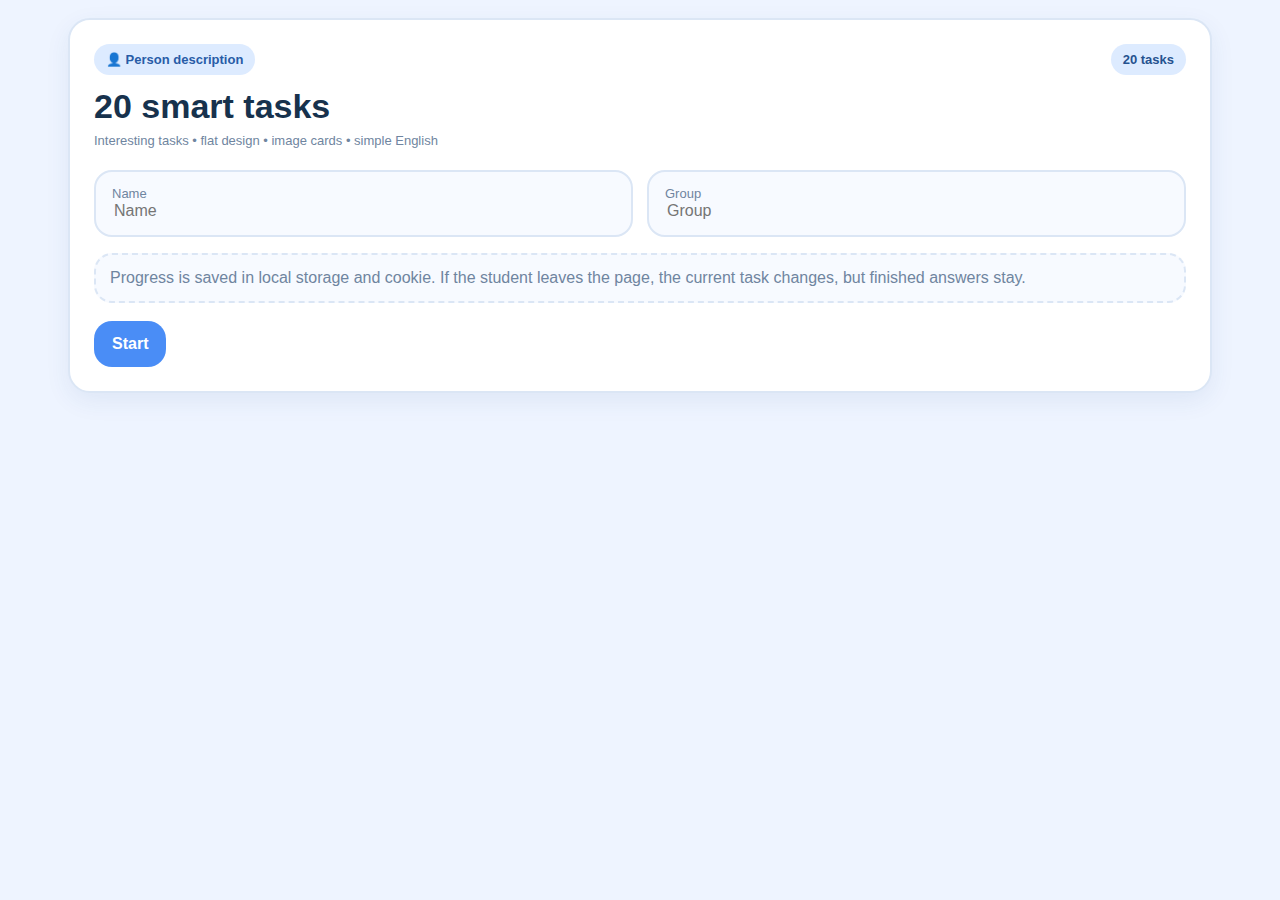
<file: description/pers_description/index.html>
<!DOCTYPE html>
<html lang="en">
<head>
<meta charset="UTF-8" />
<meta name="viewport" content="width=device-width, initial-scale=1.0" />
<meta name="google" content="notranslate" />
<title>Person Description Practice</title>
<style>
  :root {
    --bg:#eef4ff;
    --panel:#ffffff;
    --panel-2:#f7faff;
    --line:#dbe6f5;
    --text:#17324d;
    --muted:#6f85a0;
    --blue:#4a8df6;
    --blue-2:#ddebff;
    --shadow:0 8px 24px rgba(36,76,140,.08);
    --radius:22px;
  }
  *{box-sizing:border-box}
  html,body{margin:0;padding:0;background:var(--bg);color:var(--text);font-family:Inter,Arial,sans-serif;min-height:100%}
  body{user-select:none;-webkit-user-select:none;-webkit-touch-callout:none;-webkit-tap-highlight-color:transparent;touch-action:manipulation}
  img,svg{pointer-events:none;-webkit-user-drag:none}
  button,input,select,textarea{font:inherit}
  input{outline:none;border:none;background:transparent;color:var(--text);width:100%}
  #app{min-height:100vh}
  .shell{max-width:1180px;margin:0 auto;padding:18px}
  .card{background:var(--panel);border:2px solid var(--line);border-radius:var(--radius);box-shadow:var(--shadow)}
  .flat-btn{border:none;border-radius:18px;background:var(--blue);color:#fff;padding:14px 18px;font-weight:700;cursor:pointer}
  .flat-btn.alt{background:var(--blue-2);color:var(--text)}
  .flat-btn.ghost{background:#fff;border:2px solid var(--line);color:var(--text)}
  .flat-btn:disabled{opacity:.45;cursor:not-allowed}
  .row{display:flex;gap:14px;align-items:center}
  .top-title{font-size:34px;line-height:1.05;font-weight:900;margin:0}
  .small{font-size:13px;color:var(--muted)}
  .pill{display:inline-flex;align-items:center;gap:8px;padding:8px 12px;border-radius:999px;background:var(--blue-2);color:#285ca7;font-weight:800;font-size:13px}
  .progress{height:12px;border-radius:999px;background:#dfe9f7;overflow:hidden}
  .progress > span{display:block;height:100%;background:var(--blue);border-radius:999px}
  .quiz-grid{display:grid;grid-template-columns:1.02fr .98fr;gap:18px}
  .art-wrap{padding:18px}
  .art-box{min-height:420px;border-radius:22px;background:var(--panel-2);border:2px solid var(--line);display:flex;align-items:center;justify-content:center;overflow:hidden}
  .task-wrap{padding:18px}
  .canvas-wrap{background:var(--panel-2);border:2px solid var(--line);border-radius:20px;padding:16px;min-height:110px}
  .text-canvas{display:block;max-width:100%;height:auto}
  .option-grid{display:grid;grid-template-columns:1fr 1fr;gap:12px;margin-top:14px}
  .option-btn{position:relative;background:var(--panel);border:2px solid var(--line);border-radius:18px;padding:14px 16px;cursor:pointer;min-height:74px;display:flex;align-items:center;gap:10px;text-align:left}
  .option-btn:hover{border-color:#b7d0f6;transform:translateY(-1px)}
  .option-btn.active{background:var(--blue-2);border-color:var(--blue)}
  .option-btn .letter{width:28px;height:28px;border-radius:50%;background:var(--panel-2);border:2px solid var(--line);display:grid;place-items:center;font-size:13px;font-weight:800;flex:0 0 28px}
  .chips{display:flex;flex-wrap:wrap;gap:8px;margin-top:14px}
  .chip{border:none;border-radius:999px;padding:9px 12px;background:#fff;border:2px solid var(--line);color:#25528f;font-weight:700;cursor:pointer}
  .chip:hover{background:var(--blue-2)}
  .subline{display:flex;justify-content:space-between;gap:12px;align-items:center;margin:14px 0 10px}
  .helper{font-size:12px;color:var(--muted)}
  .popup{position:fixed;left:50%;bottom:16px;transform:translateX(-50%) translateY(18px);width:min(92vw,420px);background:#fff;border:2px solid var(--line);border-radius:20px;box-shadow:var(--shadow);padding:14px 16px;opacity:0;pointer-events:none;transition:.18s ease;z-index:50}
  .popup.show{opacity:1;transform:translateX(-50%) translateY(0)}
  .start-grid{display:grid;grid-template-columns:1fr 1fr;gap:14px}
  .field{padding:14px 16px;border:2px solid var(--line);border-radius:18px;background:var(--panel-2)}
  .result-grid{display:grid;grid-template-columns:repeat(4,1fr);gap:12px;margin-top:16px}
  .result-stat{padding:18px;border-radius:18px;background:var(--panel-2);border:2px solid var(--line);text-align:center}
  .screenshot{padding:22px}
  .badge{display:inline-flex;align-items:center;justify-content:center;min-width:40px;padding:8px 12px;border-radius:999px;font-weight:800;font-size:13px;background:var(--blue-2);color:#25528f}
  .muted-block{padding:14px;border-radius:18px;background:var(--panel-2);border:2px dashed var(--line);color:var(--muted)}
  @media (max-width:900px){
    .quiz-grid{grid-template-columns:1fr}
    .art-box{min-height:320px}
  }
  @media (max-width:640px){
    .shell{padding:12px}
    .top-title{font-size:28px}
    .option-grid{grid-template-columns:1fr}
    .start-grid,.result-grid{grid-template-columns:1fr}
    .task-wrap,.art-wrap{padding:14px}
    .canvas-wrap{min-height:96px}
  }
</style>
</head>
<body class="notranslate" translate="no">
<div id="app"></div>
<div id="dictPopup" class="popup">
  <div style="display:flex;align-items:flex-start;gap:12px">
    <div id="dictEmoji" style="font-size:30px;line-height:1">📘</div>
    <div style="flex:1;min-width:0">
      <div id="dictWord" style="font-weight:800;color:#25528f"></div>
      <div id="dictTranslation" style="margin-top:4px"></div>
    </div>
    <button id="closePopup" class="flat-btn alt" style="padding:8px 12px">×</button>
  </div>
</div>

<script>
const CONFIG = {
  totalQuestions: 20,
  storageKey: "person_practice_flat_v3",
  cookieKey: "ppfv3",
  profileKey: "person_practice_profile_v3",
  topic: "topic",
  form: {
    action: "",
    fieldName: "",
    fieldGroup: "",
    fieldTopic: "",
    fieldJson: ""
  }
};

const CHARACTER_DB = {"ava": {"name": "Ava", "hairColor": "brown", "hairStyle": "straight", "hairLength": "long", "lips": "full", "height": "tall", "body": "strong", "outfit": "#6366f1", "skin": "#f2c7a7"}, "ben": {"name": "Ben", "hairColor": "blond", "hairStyle": "messy", "hairLength": "short", "lips": "thin", "height": "short", "body": "slim", "outfit": "#10b981", "skin": "#efc3a0"}, "lara": {"name": "Lara", "hairColor": "black", "hairStyle": "wavy", "hairLength": "medium-length", "lips": "full", "height": "average", "body": "athletic", "outfit": "#f97316", "skin": "#d8a07b"}, "max": {"name": "Max", "hairColor": "none", "hairStyle": "bald", "hairLength": "short", "lips": "thin", "height": "tall", "body": "strong", "outfit": "#ef4444", "skin": "#e2b28f"}, "nina": {"name": "Nina", "hairColor": "red", "hairStyle": "curly", "hairLength": "long", "lips": "full", "height": "short", "body": "chubby", "outfit": "#ec4899", "skin": "#f3c2a6"}, "omar": {"name": "Omar", "hairColor": "black", "hairStyle": "curly", "hairLength": "short", "lips": "full", "height": "average", "body": "athletic", "outfit": "#22c55e", "skin": "#9f6b49"}, "sara": {"name": "Sara", "hairColor": "brown", "hairStyle": "straight", "hairLength": "medium-length", "lips": "thin", "height": "tall", "body": "slim", "outfit": "#8b5cf6", "skin": "#ecc3a4"}, "leo": {"name": "Leo", "hairColor": "blond", "hairStyle": "wavy", "hairLength": "long", "lips": "thin", "height": "average", "body": "thin", "outfit": "#06b6d4", "skin": "#e5b48f"}, "mia": {"name": "Mia", "hairColor": "black", "hairStyle": "straight", "hairLength": "short", "lips": "full", "height": "average", "body": "average", "outfit": "#f59e0b", "skin": "#f0c4a5"}, "jack": {"name": "Jack", "hairColor": "brown", "hairStyle": "wavy", "hairLength": "short", "lips": "thin", "height": "tall", "body": "athletic", "outfit": "#3b82f6", "skin": "#ddb089"}};
const TASK_BANK = [{"id": "t1", "type": "who", "prompt": "Who has long brown straight hair?", "art": {"kind": "lineup", "ids": ["ava", "ben", "nina", "sara"]}, "options": ["Ava", "Ben", "Nina", "Sara"], "focusWords": ["long", "brown", "straight", "hair"], "answer": "Ava"}, {"id": "t2", "type": "who", "prompt": "Who is bald and strong?", "art": {"kind": "lineup", "ids": ["max", "jack", "omar", "leo"]}, "options": ["Max", "Jack", "Omar", "Leo"], "focusWords": ["bald", "strong"], "answer": "Max"}, {"id": "t3", "type": "who", "prompt": "Who has long red curly hair?", "art": {"kind": "lineup", "ids": ["nina", "mia", "ava", "lara"]}, "options": ["Nina", "Mia", "Ava", "Lara"], "focusWords": ["long", "red", "curly", "hair"], "answer": "Nina"}, {"id": "t4", "type": "who", "prompt": "Who has short blond messy hair?", "art": {"kind": "lineup", "ids": ["ben", "leo", "jack", "mia"]}, "options": ["Ben", "Leo", "Jack", "Mia"], "focusWords": ["short", "blond", "messy", "hair"], "answer": "Ben"}, {"id": "t5", "type": "who", "prompt": "Who has medium-length brown straight hair and thin lips?", "art": {"kind": "lineup", "ids": ["sara", "ava", "lara", "nina"]}, "options": ["Sara", "Ava", "Lara", "Nina"], "focusWords": ["medium-length", "brown", "straight", "thin", "lips"], "answer": "Sara"}, {"id": "t6", "type": "who", "prompt": "Who has short black curly hair and an athletic body?", "art": {"kind": "lineup", "ids": ["omar", "jack", "max", "ben"]}, "options": ["Omar", "Jack", "Max", "Ben"], "focusWords": ["short", "black", "curly", "athletic", "body"], "answer": "Omar"}, {"id": "t7", "type": "who", "prompt": "Who has short black straight hair and full lips?", "art": {"kind": "lineup", "ids": ["mia", "sara", "lara", "ava"]}, "options": ["Mia", "Sara", "Lara", "Ava"], "focusWords": ["short", "black", "straight", "full", "lips"], "answer": "Mia"}, {"id": "t8", "type": "who", "prompt": "Who has short brown wavy hair and is tall?", "art": {"kind": "lineup", "ids": ["jack", "ben", "leo", "omar"]}, "options": ["Jack", "Ben", "Leo", "Omar"], "focusWords": ["short", "brown", "wavy", "tall"], "answer": "Jack"}, {"id": "t9", "type": "pick2", "prompt": "Choose 2 words for Ava.", "art": {"kind": "single", "id": "ava"}, "options": ["long", "straight", "bald", "chubby", "thin", "red"], "focusWords": ["long", "straight", "bald", "chubby"], "answers": ["long", "straight"]}, {"id": "t10", "type": "pick2", "prompt": "Choose 2 words for Nina.", "art": {"kind": "single", "id": "nina"}, "options": ["curly", "chubby", "bald", "thin", "messy", "athletic"], "focusWords": ["curly", "chubby", "bald", "thin"], "answers": ["curly", "chubby"]}, {"id": "t11", "type": "pick2", "prompt": "Choose 2 words for Max.", "art": {"kind": "single", "id": "max"}, "options": ["bald", "strong", "wavy", "slim", "full", "long"], "focusWords": ["bald", "strong", "wavy", "slim"], "answers": ["bald", "strong"]}, {"id": "t12", "type": "pick2", "prompt": "Choose 2 words for Sara.", "art": {"kind": "single", "id": "sara"}, "options": ["tall", "thin", "curly", "red", "full", "messy"], "focusWords": ["tall", "thin", "curly", "red"], "answers": ["tall", "thin"]}, {"id": "t13", "type": "pick2", "prompt": "Choose 2 words for Omar.", "art": {"kind": "single", "id": "omar"}, "options": ["black", "athletic", "blond", "messy", "short", "chubby"], "focusWords": ["black", "athletic", "blond", "messy"], "answers": ["black", "athletic"]}, {"id": "t14", "type": "pick2", "prompt": "Choose 2 words for Leo.", "art": {"kind": "single", "id": "leo"}, "options": ["long", "wavy", "chubby", "brown", "bald", "strong"], "focusWords": ["long", "wavy", "chubby", "brown"], "answers": ["long", "wavy"]}, {"id": "t15", "type": "fill", "prompt": "Ben has ___ hair.", "art": {"kind": "single", "id": "ben"}, "options": ["messy", "curly", "long", "bald"], "focusWords": ["messy", "curly", "long", "bald"], "answer": "messy"}, {"id": "t16", "type": "fill", "prompt": "Ava is ___.", "art": {"kind": "single", "id": "ava"}, "options": ["tall", "short", "wavy", "full"], "focusWords": ["tall", "short"], "answer": "tall"}, {"id": "t17", "type": "fill", "prompt": "Lara has ___ lips.", "art": {"kind": "single", "id": "lara"}, "options": ["full", "thin", "long", "black"], "focusWords": ["full", "thin", "lips"], "answer": "full"}, {"id": "t18", "type": "fill", "prompt": "Jack has an ___ body.", "art": {"kind": "single", "id": "jack"}, "options": ["athletic", "chubby", "bald", "wavy"], "focusWords": ["athletic", "chubby", "body"], "answer": "athletic"}, {"id": "t19", "type": "fill", "prompt": "Mia has ___ hair.", "art": {"kind": "single", "id": "mia"}, "options": ["straight", "curly", "wavy", "bald"], "focusWords": ["straight", "curly", "wavy"], "answer": "straight"}, {"id": "t20", "type": "fill", "prompt": "Leo is ___.", "art": {"kind": "single", "id": "leo"}, "options": ["thin", "full", "brown", "curly"], "focusWords": ["thin", "full"], "answer": "thin"}, {"id": "t21", "type": "wrong", "prompt": "Choose the wrong sentence for Nina.", "art": {"kind": "single", "id": "nina"}, "options": ["Nina has long hair.", "Nina has curly hair.", "Nina is tall.", "Nina has full lips."], "focusWords": ["long", "curly", "tall", "full"], "answer": "Nina is tall."}, {"id": "t22", "type": "wrong", "prompt": "Choose the wrong sentence for Max.", "art": {"kind": "single", "id": "max"}, "options": ["Max is bald.", "Max is strong.", "Max has long hair.", "Max is tall."], "focusWords": ["bald", "strong", "long", "hair", "tall"], "answer": "Max has long hair."}, {"id": "t23", "type": "wrong", "prompt": "Choose the wrong sentence for Sara.", "art": {"kind": "single", "id": "sara"}, "options": ["Sara is tall.", "Sara has straight hair.", "Sara has full lips.", "Sara has brown hair."], "focusWords": ["tall", "straight", "full", "brown"], "answer": "Sara has full lips."}, {"id": "t24", "type": "wrong", "prompt": "Choose the wrong sentence for Omar.", "art": {"kind": "single", "id": "omar"}, "options": ["Omar has black hair.", "Omar is athletic.", "Omar is blond.", "Omar has full lips."], "focusWords": ["black", "athletic", "blond", "full"], "answer": "Omar is blond."}, {"id": "t25", "type": "wrong", "prompt": "Choose the wrong sentence for Ben.", "art": {"kind": "single", "id": "ben"}, "options": ["Ben has short hair.", "Ben has messy hair.", "Ben has full lips.", "Ben is short."], "focusWords": ["short", "messy", "full", "lips"], "answer": "Ben has full lips."}, {"id": "t26", "type": "wrong", "prompt": "Choose the wrong sentence for Jack.", "art": {"kind": "single", "id": "jack"}, "options": ["Jack is tall.", "Jack has brown hair.", "Jack is short.", "Jack has wavy hair."], "focusWords": ["tall", "brown", "short", "wavy"], "answer": "Jack is short."}, {"id": "t27", "type": "meaning", "prompt": "Which word means hair with soft waves?", "art": {"kind": "trait", "trait": "wavy"}, "options": ["wavy", "straight", "bald", "chubby"], "focusWords": ["wavy", "straight", "bald", "chubby"], "answer": "wavy"}, {"id": "t28", "type": "meaning", "prompt": "Which word means no hair?", "art": {"kind": "trait", "trait": "bald"}, "options": ["bald", "long", "full", "athletic"], "focusWords": ["bald", "long", "full", "athletic"], "answer": "bald"}, {"id": "t29", "type": "meaning", "prompt": "Which word means body with muscles?", "art": {"kind": "trait", "trait": "strong"}, "options": ["strong", "slim", "wavy", "medium-length"], "focusWords": ["strong", "slim", "wavy", "medium-length"], "answer": "strong"}, {"id": "t30", "type": "meaning", "prompt": "Which word means lips with more shape?", "art": {"kind": "trait", "trait": "full"}, "options": ["full", "thin", "brown", "short"], "focusWords": ["full", "thin", "brown", "short"], "answer": "full"}, {"id": "t31", "type": "meaning", "prompt": "Which word means not tall?", "art": {"kind": "trait", "trait": "short"}, "options": ["short", "long", "straight", "athletic"], "focusWords": ["short", "long", "straight", "athletic"], "answer": "short"}, {"id": "t32", "type": "meaning", "prompt": "Which word means hair to the shoulders?", "art": {"kind": "trait", "trait": "medium-length"}, "options": ["medium-length", "long", "strong", "full"], "focusWords": ["medium-length", "long", "strong", "full"], "answer": "medium-length"}];
const CORE_WORDS = [{"Word": "hair", "Translation": "волосы", "Emoji": "💇"}, {"Word": "lips", "Translation": "губы", "Emoji": "👄"}, {"Word": "body", "Translation": "телосложение", "Emoji": "🧍"}, {"Word": "short", "Translation": "короткий / низкий", "Emoji": "📏"}, {"Word": "medium-length", "Translation": "средней длины", "Emoji": "↔️"}, {"Word": "long", "Translation": "длинный", "Emoji": "📏"}, {"Word": "straight", "Translation": "прямой", "Emoji": "📏"}, {"Word": "wavy", "Translation": "волнистый", "Emoji": "〰️"}, {"Word": "curly", "Translation": "кудрявый", "Emoji": "🌀"}, {"Word": "messy", "Translation": "растрёпанный", "Emoji": "💨"}, {"Word": "bald", "Translation": "лысый", "Emoji": "🧑‍🦲"}, {"Word": "brown", "Translation": "каштановый / коричневый", "Emoji": "🤎"}, {"Word": "blond", "Translation": "светлый / блонд", "Emoji": "💛"}, {"Word": "black", "Translation": "чёрный", "Emoji": "🖤"}, {"Word": "red", "Translation": "рыжий / красный", "Emoji": "🧡"}, {"Word": "thin", "Translation": "тонкий / худой", "Emoji": "➖"}, {"Word": "full", "Translation": "полный / пухлый", "Emoji": "⭕"}, {"Word": "tall", "Translation": "высокий", "Emoji": "📏"}, {"Word": "slim", "Translation": "стройный", "Emoji": "🧍"}, {"Word": "athletic", "Translation": "спортивный", "Emoji": "💪"}, {"Word": "strong", "Translation": "сильный", "Emoji": "🏋️"}, {"Word": "chubby", "Translation": "полноватый", "Emoji": "🙂"}, {"Word": "average", "Translation": "обычный / средний", "Emoji": "⚪"}, {"Word": "person", "Translation": "человек", "Emoji": "🧑"}, {"Word": "choose", "Translation": "выбери", "Emoji": "✅"}, {"Word": "wrong", "Translation": "неверный", "Emoji": "❌"}, {"Word": "sentence", "Translation": "предложение", "Emoji": "💬"}];
let dictionaryMap = new Map();
let state = null;
let popupTimer = null;

function normalizeWord(v) {
  return String(v || "").toLowerCase().replace(/[’]/g,"'").replace(/[^a-z0-9'\- ]+/g," ").replace(/\s+/g," ").trim();
}
function seedDictionary() {
  dictionaryMap = new Map();
  CORE_WORDS.forEach(row => {
    const key = normalizeWord(row.Word);
    if (key) dictionaryMap.set(key, row);
  });
}
async function loadDictionary() {
  seedDictionary();
  try {
    const res = await fetch("words.json", {cache:"no-store"});
    if (res.ok) {
      const rows = await res.json();
      rows.forEach(row => {
        const key = normalizeWord(row.Word);
        if (key) dictionaryMap.set(key, row);
      });
    }
  } catch(e) {}
  if (state && !state.done) render();
}
function findWord(word) { return dictionaryMap.get(normalizeWord(word)); }
function showPopup(word) {
  const row = findWord(word);
  if (!row) return;
  document.getElementById("dictEmoji").textContent = row.Emoji || "📘";
  document.getElementById("dictWord").textContent = row.Word;
  document.getElementById("dictTranslation").textContent = row.Translation;
  const el = document.getElementById("dictPopup");
  el.classList.add("show");
  clearTimeout(popupTimer);
  popupTimer = setTimeout(() => el.classList.remove("show"), 2500);
}
function hidePopup() { document.getElementById("dictPopup").classList.remove("show"); }

function shuffle(arr) {
  const a = arr.slice();
  for (let i = a.length - 1; i > 0; i--) {
    const j = Math.floor(Math.random() * (i + 1));
    [a[i], a[j]] = [a[j], a[i]];
  }
  return a;
}
function now() { return Date.now(); }
function encodeSafe(str) { return btoa(unescape(encodeURIComponent(str))); }
function decodeSafe(str) { return decodeURIComponent(escape(atob(str))); }
function setCookie(name, value, days=7) {
  const expires = new Date(Date.now() + days*86400000).toUTCString();
  document.cookie = `${name}=${encodeURIComponent(value)}; expires=${expires}; path=/; SameSite=Lax`;
}
function getCookie(name) {
  const key = name + "=";
  const match = document.cookie.split(";").map(s => s.trim()).find(s => s.startsWith(key));
  return match ? match.slice(key.length) : null;
}
function getProfile() {
  try {
    const raw = localStorage.getItem(CONFIG.profileKey);
    if (raw) return JSON.parse(raw);
  } catch(e) {}
  return {name:"", group:""};
}
function saveProfile(name, group) {
  const profile = {name:(name||"").trim(), group:(group||"").trim()};
  try { localStorage.setItem(CONFIG.profileKey, JSON.stringify(profile)); } catch(e) {}
  return profile;
}
function saveState() {
  if (!state) return;
  const raw = JSON.stringify(state);
  try { localStorage.setItem(CONFIG.storageKey, raw); } catch(e) {}
  try { setCookie(CONFIG.cookieKey, encodeSafe(raw)); } catch(e) {}
}
function loadState() {
  try {
    const raw = localStorage.getItem(CONFIG.storageKey);
    if (raw) return JSON.parse(raw);
  } catch(e) {}
  try {
    const raw = getCookie(CONFIG.cookieKey);
    if (raw) return JSON.parse(decodeSafe(raw));
  } catch(e) {}
  return null;
}
function clearState() {
  try { localStorage.removeItem(CONFIG.storageKey); } catch(e) {}
  document.cookie = `${CONFIG.cookieKey}=; expires=Thu, 01 Jan 1970 00:00:00 GMT; path=/`;
  state = null;
}
function chooseSessionDeck() {
  const shuffled = shuffle(TASK_BANK);
  return {
    deck: shuffled.slice(0, CONFIG.totalQuestions),
    reserve: shuffled.slice(CONFIG.totalQuestions)
  };
}
function startQuiz() {
  const profile = getProfile();
  const chosen = chooseSessionDeck();
  state = {
    version: 3,
    active: true,
    done: false,
    sent: false,
    current: 0,
    correct: 0,
    leaveCount: 0,
    startedAt: now(),
    finishedAt: null,
    profile,
    deck: chosen.deck,
    reserve: chosen.reserve,
    selection: [],
    answers: [],
    resultJson: ""
  };
  saveState();
  render();
}
function currentTask() { return state?.deck?.[state.current] || null; }
function replaceCurrentTask() {
  if (!state || state.done) return;
  const current = currentTask();
  if (!current) return;
  let next = null;
  if (state.reserve.length) next = state.reserve.shift();
  else {
    const used = new Set([...state.deck.map(t => t.id), ...state.answers.filter(Boolean).map(a => a.taskId)]);
    const candidates = TASK_BANK.filter(t => t.id !== current.id && !used.has(t.id));
    next = shuffle(candidates)[0] || shuffle(TASK_BANK.filter(t => t.id !== current.id))[0];
  }
  if (next) {
    state.deck[state.current] = next;
    state.selection = [];
  }
}
function applyLeavePenalty() {
  if (!state || state.done || !state.active) return;
  const t = now();
  if (t - (state.lastPenaltyAt || 0) < 1200) return;
  state.lastPenaltyAt = t;
  state.leaveCount += 1;
  replaceCurrentTask();
  saveState();
}
function makeResult() {
  const end = state.finishedAt || now();
  return {
    topic: CONFIG.topic,
    name: state.profile.name || "",
    group: state.profile.group || "",
    total: state.deck.length,
    correct: state.correct,
    wrong: state.deck.length - state.correct,
    scorePercent: Math.round((state.correct / state.deck.length) * 100),
    leaveCount: state.leaveCount,
    minutes: Math.max(1, Math.round((end - state.startedAt)/60000)),
    startedAt: new Date(state.startedAt).toISOString(),
    finishedAt: new Date(end).toISOString(),
    version: state.version
  };
}
function submitOnce() {
  if (!state || !state.done || state.sent) return;
  const cfg = CONFIG.form;
  if (!cfg.action || !cfg.fieldName || !cfg.fieldGroup || !cfg.fieldTopic || !cfg.fieldJson) return;
  const data = makeResult();
  const form = document.createElement("form");
  const frame = document.createElement("iframe");
  frame.name = "submit_" + Date.now();
  frame.style.display = "none";
  form.action = cfg.action;
  form.method = "POST";
  form.target = frame.name;
  form.style.display = "none";
  const fields = {
    [cfg.fieldName]: data.name,
    [cfg.fieldGroup]: data.group,
    [cfg.fieldTopic]: CONFIG.topic,
    [cfg.fieldJson]: JSON.stringify(data)
  };
  Object.entries(fields).forEach(([name, value]) => {
    const input = document.createElement("input");
    input.type = "hidden";
    input.name = name;
    input.value = value;
    form.appendChild(input);
  });
  document.body.appendChild(frame);
  document.body.appendChild(form);
  try {
    form.submit();
    state.sent = true;
    saveState();
  } catch(e) {}
  setTimeout(() => { try { form.remove(); frame.remove(); } catch(e) {} }, 4000);
}
function finishQuiz() {
  state.done = true;
  state.active = false;
  state.finishedAt = now();
  state.resultJson = JSON.stringify(makeResult(), null, 2);
  saveState();
  submitOnce();
  render();
}
function moveNext() {
  if (state.current >= state.deck.length - 1) finishQuiz();
  else {
    state.current += 1;
    state.selection = [];
    saveState();
    render();
  }
}
function checkSingleAnswer(choice) {
  const task = currentTask();
  const correct = choice === task.answer;
  state.answers[state.current] = {taskId:task.id, choice, correct};
  if (correct) state.correct += 1;
  moveNext();
}
function toggleChoice(idx) {
  const set = new Set(state.selection || []);
  if (set.has(idx)) set.delete(idx); else if (set.size < 2) set.add(idx);
  state.selection = [...set].sort((a,b)=>a-b);
  saveState();
  render();
}
function checkPick2() {
  const task = currentTask();
  const selected = state.selection.map(i => task.options[i]).sort();
  const expected = task.answers.slice().sort();
  const correct = JSON.stringify(selected) === JSON.stringify(expected);
  state.answers[state.current] = {taskId:task.id, choice:selected, correct};
  if (correct) state.correct += 1;
  moveNext();
}
function drawCanvasText(canvas, text, size=28, weight=800, color="#17324d", maxWidth=null) {
  if (!canvas) return;
  const ratio = window.devicePixelRatio || 1;
  const measure = document.createElement("canvas").getContext("2d");
  const font = `${weight} ${size}px Inter, Arial, sans-serif`;
  measure.font = font;
  const width = maxWidth || Math.max(180, (canvas.parentElement?.clientWidth || 300) - 2);
  const words = String(text || "").split(/\s+/);
  const lines = [];
  let line = "";
  words.forEach(word => {
    const next = line ? line + " " + word : word;
    if (line && measure.measureText(next).width > width) {
      lines.push(line);
      line = word;
    } else line = next;
  });
  if (line) lines.push(line);
  const lh = Math.round(size * 1.28);
  const cssW = width;
  const cssH = Math.max(lh + 4, lines.length * lh + 4);
  canvas.width = cssW * ratio;
  canvas.height = cssH * ratio;
  canvas.style.width = cssW + "px";
  canvas.style.height = cssH + "px";
  const ctx = canvas.getContext("2d");
  ctx.setTransform(1,0,0,1,0,0);
  ctx.clearRect(0,0,canvas.width,canvas.height);
  ctx.scale(ratio, ratio);
  ctx.font = font;
  ctx.fillStyle = color;
  ctx.textBaseline = "top";
  lines.forEach((ln, i) => ctx.fillText(ln, 0, i * lh));
}
function renderTextCanvases() {
  const task = currentTask();
  if (!task) return;
  const promptCanvas = document.getElementById("promptCanvas");
  if (promptCanvas) drawCanvasText(promptCanvas, task.prompt, window.innerWidth < 640 ? 24 : 30, 900);
  document.querySelectorAll(".option-canvas").forEach((canvas, i) => {
    drawCanvasText(canvas, task.options[i], window.innerWidth < 640 ? 18 : 20, 800);
  });
}
function hairColorFill(color) {
  return {brown:"#6b4d33", blond:"#e2c15d", black:"#1f2937", red:"#c96a3b", none:"#00000000"}[color] || "#6b4d33";
}
function avatarMarkup(id, small=false) {
  const p = CHARACTER_DB[id];
  const w = small ? 170 : 360;
  const h = small ? 210 : 400;
  const cx = w/2;
  const groundY = h - 44;
  const tall = p.height === "tall" ? 1.08 : p.height === "short" ? 0.92 : 1;
  const shoulder = {thin:50,slim:56,average:62,athletic:70,strong:76,chubby:84}[p.body] || 62;
  const torsoH = Math.round((small ? 58 : 112) * tall);
  const legH = Math.round((small ? 52 : 104) * tall);
  const headR = small ? 28 : 52;
  const headCy = groundY - legH - torsoH - headR + 8;
  const bodyTop = headCy + headR + 14;
  const torsoW = shoulder;
  const neckX = cx - 11;
  const mouthW = p.lips === "full" ? (small ? 18 : 30) : (small ? 13 : 22);
  const mouthH = p.lips === "full" ? (small ? 4 : 6) : (small ? 2 : 3);
  const hc = hairColorFill(p.hairColor);
  let hair = "";
  if (p.hairStyle !== "bald") {
    if (p.hairStyle === "straight") {
      const ext = p.hairLength === "long" ? (small ? 36 : 72) : p.hairLength === "medium-length" ? (small ? 18 : 38) : (small ? 4 : 10);
      hair = `<path d="M ${cx-headR-8} ${headCy-6} Q ${cx} ${headCy-headR-18} ${cx+headR+8} ${headCy-6} L ${cx+headR+2} ${headCy+ext} Q ${cx} ${headCy+headR*0.28} ${cx-headR+2} ${headCy+ext} Z" fill="${hc}"/>`;
    } else if (p.hairStyle === "wavy") {
      const ext = p.hairLength === "long" ? (small ? 38 : 74) : p.hairLength === "medium-length" ? (small ? 20 : 42) : (small ? 8 : 16);
      const amp = small ? 6 : 10;
      hair = `<path d="M ${cx-headR-10} ${headCy-4} Q ${cx-headR*0.6} ${headCy-headR-10} ${cx} ${headCy-headR-16} Q ${cx+headR*0.6} ${headCy-headR-10} ${cx+headR+10} ${headCy-4} L ${cx+headR-2} ${headCy+ext} Q ${cx+headR-12} ${headCy+ext-amp} ${cx+headR-16} ${headCy+ext} Q ${cx+6} ${headCy+ext+amp} ${cx} ${headCy+ext-4} Q ${cx-8} ${headCy+ext+amp} ${cx-headR+16} ${headCy+ext} Q ${cx-headR+12} ${headCy+ext-amp} ${cx-headR+2} ${headCy+ext} Z" fill="${hc}"/>`;
    } else if (p.hairStyle === "curly") {
      const count = small ? 8 : 12;
      const r = small ? 9 : 14;
      const curls = [];
      for (let i=0;i<count;i++) {
        const angle = -Math.PI + (i/(count-1))*Math.PI;
        const rx = cx + Math.cos(angle)*(headR+2);
        const ry = headCy + Math.sin(angle)*(headR*0.8) - (small?2:4);
        curls.push(`<circle cx="${rx.toFixed(1)}" cy="${ry.toFixed(1)}" r="${r}" fill="${hc}"/>`);
      }
      if (p.hairLength === "long") {
        curls.push(`<circle cx="${cx-headR+6}" cy="${headCy+headR+20}" r="${r}" fill="${hc}"/>`);
        curls.push(`<circle cx="${cx+headR-6}" cy="${headCy+headR+20}" r="${r}" fill="${hc}"/>`);
      }
      hair = curls.join("");
    } else if (p.hairStyle === "messy") {
      const ext = p.hairLength === "short" ? (small ? 8 : 14) : (small ? 16 : 26);
      hair = `<path d="M ${cx-headR-10} ${headCy-2} L ${cx-headR+2} ${headCy-headR-12} L ${cx-18} ${headCy-headR-3} L ${cx-2} ${headCy-headR-18} L ${cx+12} ${headCy-headR-5} L ${cx+headR-2} ${headCy-headR-14} L ${cx+headR+12} ${headCy} L ${cx+headR} ${headCy+ext} Q ${cx} ${headCy+headR*0.3} ${cx-headR} ${headCy+ext} Z" fill="${hc}"/>`;
    }
  }
  const labelY = h - 36;
  return `
  <svg viewBox="0 0 ${w} ${h}" width="100%" height="100%" aria-hidden="true">
    <rect x="0" y="0" width="${w}" height="${h}" rx="${small ? 18 : 28}" fill="#f7faff"/>
    <rect x="${small ? 12 : 18}" y="${small ? 12 : 18}" width="${w-(small?24:36)}" height="${h-(small?24:36)}" rx="${small ? 14 : 22}" fill="#ffffff" stroke="#dbe6f5" stroke-width="2"/>
    <ellipse cx="${cx}" cy="${groundY+6}" rx="${small ? 44 : 86}" ry="${small ? 10 : 16}" fill="#ddebff"/>
    <g>
      ${hair}
      <circle cx="${cx}" cy="${headCy}" r="${headR}" fill="${p.skin}"/>
      <rect x="${neckX}" y="${headCy+headR-2}" width="22" height="${small ? 18 : 24}" rx="9" fill="${p.skin}"/>
      <path d="M ${cx-torsoW/2} ${bodyTop} Q ${cx} ${bodyTop-8} ${cx+torsoW/2} ${bodyTop} L ${cx+torsoW*0.36} ${bodyTop+torsoH} Q ${cx} ${bodyTop+torsoH+10} ${cx-torsoW*0.36} ${bodyTop+torsoH} Z" fill="${p.outfit}"/>
      <rect x="${cx-torsoW*0.42}" y="${bodyTop+torsoH-6}" width="${torsoW*0.84}" height="16" rx="8" fill="#17324d" opacity=".08"/>
      <rect x="${cx-torsoW*0.58}" y="${bodyTop+18}" width="${small ? 10 : 16}" height="${small ? 40 : 72}" rx="8" fill="${p.skin}"/>
      <rect x="${cx+torsoW*0.48}" y="${bodyTop+18}" width="${small ? 10 : 16}" height="${small ? 40 : 72}" rx="8" fill="${p.skin}"/>
      <rect x="${cx-26}" y="${bodyTop+torsoH}" width="18" height="${legH}" rx="8" fill="#2f4f6f"/>
      <rect x="${cx+8}" y="${bodyTop+torsoH}" width="18" height="${legH}" rx="8" fill="#2f4f6f"/>
      <rect x="${cx-34}" y="${bodyTop+torsoH+legH-6}" width="34" height="12" rx="6" fill="#1f2937"/>
      <rect x="${cx+8}" y="${bodyTop+torsoH+legH-6}" width="34" height="12" rx="6" fill="#1f2937"/>
      <circle cx="${cx-headR*0.36}" cy="${headCy-4}" r="${small ? 2.5 : 4}" fill="#17324d"/>
      <circle cx="${cx+headR*0.36}" cy="${headCy-4}" r="${small ? 2.5 : 4}" fill="#17324d"/>
      <rect x="${cx-mouthW/2}" y="${headCy+headR*0.42}" width="${mouthW}" height="${mouthH}" rx="${mouthH/2}" fill="#d86477"/>
    </g>
    <rect x="${small ? 22 : 28}" y="${labelY-12}" width="${w-(small?44:56)}" height="${small ? 24 : 28}" rx="12" fill="#ddebff"/>
    <text x="${cx}" y="${labelY+6}" text-anchor="middle" font-family="Inter, Arial, sans-serif" font-size="${small ? 13 : 18}" font-weight="800" fill="#25528f">${p.name}</text>
  </svg>`;
}
function traitMarkup(trait) {
  const map = {
    "wavy": `<svg viewBox="0 0 360 400" width="100%" height="100%"><rect width="360" height="400" rx="28" fill="#f7faff"/><rect x="20" y="20" width="320" height="360" rx="24" fill="#fff" stroke="#dbe6f5" stroke-width="2"/><circle cx="180" cy="154" r="74" fill="#f1c7a7"/><path d="M 92 148 Q 120 82 180 74 Q 240 82 268 148 L 256 224 Q 220 194 180 196 Q 140 194 104 224 Z" fill="#6b4d33"/><path d="M 104 205 Q 122 190 136 210 Q 154 228 170 210 Q 186 192 204 212 Q 222 232 238 210 Q 250 194 256 206" fill="none" stroke="#6b4d33" stroke-width="14" stroke-linecap="round"/><text x="180" y="330" text-anchor="middle" font-family="Inter, Arial, sans-serif" font-size="30" font-weight="900" fill="#25528f">wavy</text></svg>`,
    "bald": `<svg viewBox="0 0 360 400" width="100%" height="100%"><rect width="360" height="400" rx="28" fill="#f7faff"/><rect x="20" y="20" width="320" height="360" rx="24" fill="#fff" stroke="#dbe6f5" stroke-width="2"/><circle cx="180" cy="154" r="78" fill="#e2b28f"/><rect x="150" y="126" width="18" height="10" rx="5" fill="#17324d"/><rect x="192" y="126" width="18" height="10" rx="5" fill="#17324d"/><rect x="162" y="196" width="36" height="8" rx="4" fill="#d86477"/><text x="180" y="330" text-anchor="middle" font-family="Inter, Arial, sans-serif" font-size="30" font-weight="900" fill="#25528f">bald</text></svg>`,
    "strong": `<svg viewBox="0 0 360 400" width="100%" height="100%"><rect width="360" height="400" rx="28" fill="#f7faff"/><rect x="20" y="20" width="320" height="360" rx="24" fill="#fff" stroke="#dbe6f5" stroke-width="2"/><circle cx="180" cy="106" r="48" fill="#efc3a0"/><path d="M 104 186 Q 180 150 256 186 L 230 292 Q 180 318 130 292 Z" fill="#4a8df6"/><rect x="72" y="184" width="48" height="108" rx="22" fill="#efc3a0"/><rect x="240" y="184" width="48" height="108" rx="22" fill="#efc3a0"/><circle cx="82" cy="282" r="26" fill="#efc3a0"/><circle cx="278" cy="282" r="26" fill="#efc3a0"/><text x="180" y="338" text-anchor="middle" font-family="Inter, Arial, sans-serif" font-size="30" font-weight="900" fill="#25528f">strong</text></svg>`,
    "full": `<svg viewBox="0 0 360 400" width="100%" height="100%"><rect width="360" height="400" rx="28" fill="#f7faff"/><rect x="20" y="20" width="320" height="360" rx="24" fill="#fff" stroke="#dbe6f5" stroke-width="2"/><circle cx="180" cy="154" r="78" fill="#f1c7a7"/><rect x="150" y="128" width="18" height="10" rx="5" fill="#17324d"/><rect x="192" y="128" width="18" height="10" rx="5" fill="#17324d"/><rect x="140" y="206" width="80" height="18" rx="9" fill="#d86477"/><text x="180" y="330" text-anchor="middle" font-family="Inter, Arial, sans-serif" font-size="30" font-weight="900" fill="#25528f">full</text></svg>`,
    "short": `<svg viewBox="0 0 360 400" width="100%" height="100%"><rect width="360" height="400" rx="28" fill="#f7faff"/><rect x="20" y="20" width="320" height="360" rx="24" fill="#fff" stroke="#dbe6f5" stroke-width="2"/><line x1="126" y1="120" x2="126" y2="266" stroke="#4a8df6" stroke-width="12" stroke-linecap="round"/><line x1="234" y1="92" x2="234" y2="294" stroke="#9bbaf0" stroke-width="12" stroke-linecap="round"/><polygon points="126,120 112,140 140,140" fill="#4a8df6"/><polygon points="126,266 112,246 140,246" fill="#4a8df6"/><polygon points="234,92 220,112 248,112" fill="#9bbaf0"/><polygon points="234,294 220,274 248,274" fill="#9bbaf0"/><text x="180" y="338" text-anchor="middle" font-family="Inter, Arial, sans-serif" font-size="30" font-weight="900" fill="#25528f">short</text></svg>`,
    "medium-length": `<svg viewBox="0 0 360 400" width="100%" height="100%"><rect width="360" height="400" rx="28" fill="#f7faff"/><rect x="20" y="20" width="320" height="360" rx="24" fill="#fff" stroke="#dbe6f5" stroke-width="2"/><circle cx="180" cy="154" r="78" fill="#f1c7a7"/><path d="M 96 148 Q 118 84 180 72 Q 242 84 264 148 L 246 210 Q 180 182 114 210 Z" fill="#6b4d33"/><line x1="90" y1="300" x2="270" y2="300" stroke="#9bbaf0" stroke-width="12" stroke-linecap="round"/><line x1="104" y1="300" x2="160" y2="300" stroke="#4a8df6" stroke-width="12" stroke-linecap="round"/><text x="180" y="338" text-anchor="middle" font-family="Inter, Arial, sans-serif" font-size="26" font-weight="900" fill="#25528f">medium-length</text></svg>`
  };
  return map[trait] || avatarMarkup("ava", false);
}
function artHtml(art) {
  if (!art) return "";
  if (art.kind === "single") return avatarMarkup(art.id, false);
  if (art.kind === "trait") return traitMarkup(art.trait);
  if (art.kind === "lineup") {
    return `<div style="display:flex;gap:10px;width:100%;padding:14px">${art.ids.map(id => `<div style="flex:1;min-width:0">${avatarMarkup(id, true)}</div>`).join("")}</div>`;
  }
  return "";
}
function renderStart(saved) {
  const profile = getProfile();
  document.getElementById("app").innerHTML = `
    <div class="shell">
      <div class="card" style="padding:24px">
        <div class="row" style="justify-content:space-between;align-items:flex-start;gap:18px;flex-wrap:wrap">
          <div>
            <div class="pill">👤 Person description</div>
            <h1 class="top-title" style="margin-top:14px">20 smart tasks</h1>
            <div class="small" style="margin-top:8px">Interesting tasks • flat design • image cards • simple English</div>
          </div>
          <div class="badge">${CONFIG.totalQuestions} tasks</div>
        </div>
        <div class="start-grid" style="margin-top:22px">
          <div class="field"><div class="small">Name</div><input id="nameInput" value="${(profile.name||"").replace(/"/g,'&quot;')}" placeholder="Name" /></div>
          <div class="field"><div class="small">Group</div><input id="groupInput" value="${(profile.group||"").replace(/"/g,'&quot;')}" placeholder="Group" /></div>
        </div>
        <div class="muted-block" style="margin-top:16px">Progress is saved in local storage and cookie. If the student leaves the page, the current task changes, but finished answers stay.</div>
        <div class="row" style="margin-top:18px;justify-content:flex-start;flex-wrap:wrap">
          <button id="startBtn" class="flat-btn">Start</button>
          ${saved ? `<button id="continueBtn" class="flat-btn alt">${saved.done ? "Open result" : "Continue"}</button>` : ``}
        </div>
      </div>
    </div>`;
  document.getElementById("startBtn").onclick = () => {
    const name = document.getElementById("nameInput").value.trim();
    const group = document.getElementById("groupInput").value.trim();
    saveProfile(name, group);
    startQuiz();
  };
  if (saved) {
    document.getElementById("continueBtn").onclick = () => { state = saved; render(); };
  }
}
function renderFocusWords(task) {
  const unique = [...new Set((task.focusWords || []).filter(Boolean))];
  if (!unique.length) return "";
  return `<div class="chips">${unique.map(w => {
    const row = findWord(w);
    const label = row ? `${row.Emoji || "📘"} ${row.Word}` : w;
    return `<button class="chip" data-word="${w}">${label}</button>`;
  }).join("")}</div>`;
}
function renderOptions(task) {
  return `
    <div class="option-grid">
      ${task.options.map((opt, i) => {
        const active = (state.selection || []).includes(i) ? " active" : "";
        return `<button class="option-btn${active}" data-index="${i}"><span class="letter">${String.fromCharCode(65+i)}</span><canvas class="text-canvas option-canvas"></canvas></button>`;
      }).join("")}
    </div>
    ${task.type === "pick2" ? `<button id="okPick2" class="flat-btn" style="margin-top:14px" ${(state.selection||[]).length===2 ? "" : "disabled"}>OK</button>` : ""}`;
}
function renderQuiz() {
  if (state.done) return renderResult();
  const task = currentTask();
  const progress = Math.round((state.current / state.deck.length) * 100);
  const labelMap = {who:"Who is it?", pick2:"Choose 2", fill:"Fill", wrong:"Pick the wrong one", meaning:"Word meaning"};
  document.getElementById("app").innerHTML = `
    <div class="shell">
      <div class="card">
        <div style="padding:18px 18px 8px 18px">
          <div class="row" style="justify-content:space-between;flex-wrap:wrap">
            <div class="row" style="flex-wrap:wrap">
              <div class="pill">Task ${state.current + 1} / ${state.deck.length}</div>
              <div class="badge">${state.correct} correct</div>
              <div class="badge">${state.leaveCount} changes</div>
            </div>
            <div class="small">${state.profile.name ? state.profile.name + " • " : ""}${state.profile.group || ""}</div>
          </div>
          <div class="progress" style="margin-top:14px"><span style="width:${progress}%"></span></div>
        </div>
        <div class="quiz-grid">
          <div class="art-wrap"><div class="art-box">${artHtml(task.art)}</div></div>
          <div class="task-wrap" translate="no">
            <div class="subline"><div class="pill">${labelMap[task.type] || "Task"}</div><div class="helper">Tap blue chips for RU help</div></div>
            <div class="canvas-wrap"><canvas id="promptCanvas" class="text-canvas"></canvas></div>
            ${renderFocusWords(task)}
            ${renderOptions(task)}
          </div>
        </div>
      </div>
    </div>`;
  renderTextCanvases();
  document.querySelectorAll(".chip[data-word]").forEach(btn => btn.onclick = e => { e.preventDefault(); showPopup(btn.dataset.word); });
  document.querySelectorAll(".option-btn").forEach(btn => {
    btn.onclick = () => {
      const i = Number(btn.dataset.index);
      if (task.type === "pick2") toggleChoice(i);
      else checkSingleAnswer(task.options[i]);
    };
  });
  const ok = document.getElementById("okPick2");
  if (ok) ok.onclick = checkPick2;
}
function renderResult() {
  const result = makeResult();
  document.getElementById("app").innerHTML = `
    <div class="shell">
      <div class="card screenshot">
        <div class="row" style="justify-content:space-between;flex-wrap:wrap">
          <div><div class="pill">✅ Finished</div><h1 class="top-title" style="margin-top:14px">Result screen</h1><div class="small" style="margin-top:8px">Made for screenshot</div></div>
          <div class="badge">${result.scorePercent}%</div>
        </div>
        <div class="result-grid">
          <div class="result-stat"><div class="small">Name</div><div style="font-weight:900;font-size:24px;margin-top:8px">${result.name || "—"}</div></div>
          <div class="result-stat"><div class="small">Group</div><div style="font-weight:900;font-size:24px;margin-top:8px">${result.group || "—"}</div></div>
          <div class="result-stat"><div class="small">Correct</div><div style="font-weight:900;font-size:24px;margin-top:8px">${result.correct} / ${result.total}</div></div>
          <div class="result-stat"><div class="small">Changes</div><div style="font-weight:900;font-size:24px;margin-top:8px">${result.leaveCount}</div></div>
        </div>
        <div class="card" style="margin-top:16px;padding:16px;background:var(--panel-2)">
          <pre style="margin:0;white-space:pre-wrap;word-break:break-word;color:#25528f;font-weight:700">${state.resultJson || JSON.stringify(result, null, 2)}</pre>
        </div>
        <div class="row" style="margin-top:18px;flex-wrap:wrap">
          <button id="restartBtn" class="flat-btn">Restart</button>
          <button id="backStartBtn" class="flat-btn ghost">Start screen</button>
        </div>
      </div>
    </div>`;
  document.getElementById("restartBtn").onclick = () => { clearState(); startQuiz(); };
  document.getElementById("backStartBtn").onclick = () => { clearState(); render(); };
}
function render() {
  const saved = loadState();
  if (!state && saved) state = saved;
  if (!state) return renderStart(saved);
  if (state.done && !state.sent) submitOnce();
  renderQuiz();
}
function blockActions() {
  ["copy","cut","paste","contextmenu","selectstart","dragstart"].forEach(type => {
    document.addEventListener(type, e => { e.preventDefault(); }, {passive:false});
  });
  document.addEventListener("keydown", e => {
    const k = (e.key || "").toLowerCase();
    const combo = e.ctrlKey || e.metaKey;
    if ((combo && ["a","c","x","v","u","s","p"].includes(k)) || k === "f12" || (combo && e.shiftKey && ["i","j","c","s"].includes(k))) {
      e.preventDefault();
      e.stopPropagation();
    }
  }, {passive:false});
}
function registerSW() {
  if ("serviceWorker" in navigator) navigator.serviceWorker.register("sw.js").catch(() => {});
}
document.getElementById("closePopup").onclick = hidePopup;
document.addEventListener("visibilitychange", () => {
  if (document.hidden) applyLeavePenalty();
  else render();
});
window.addEventListener("pagehide", applyLeavePenalty);
window.addEventListener("blur", () => {
  if (document.visibilityState === "visible") applyLeavePenalty();
});
window.addEventListener("resize", () => {
  clearTimeout(window.__ppResize);
  window.__ppResize = setTimeout(() => {
    if (state && !state.done) renderTextCanvases();
  }, 120);
});
seedDictionary();
loadDictionary();
blockActions();
state = loadState();
registerSW();
render();
</script>
</body>
</html>
</file>
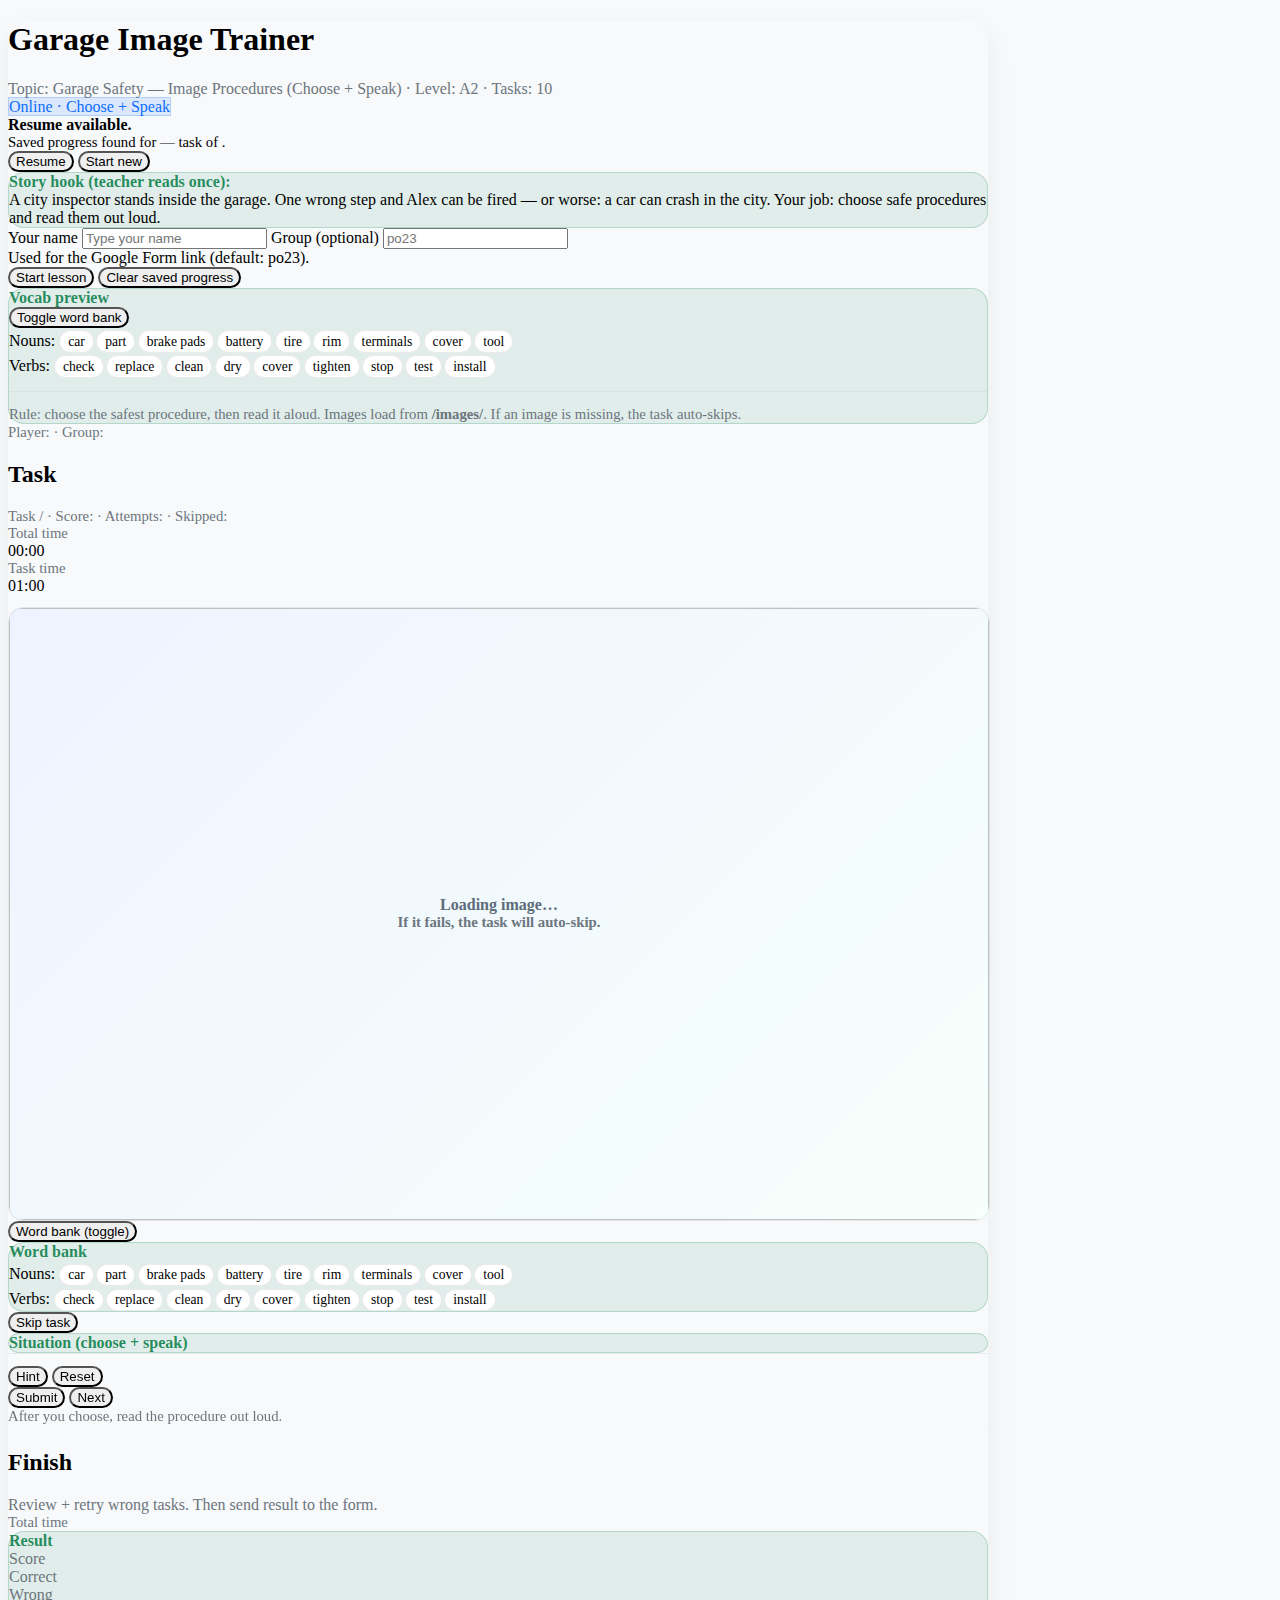
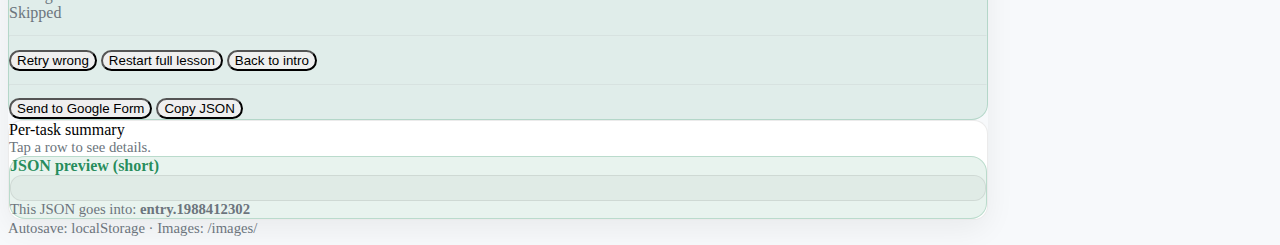
<file: po/basic words/index.html>
<!doctype html>
<html lang="en">
<head>
  <meta charset="utf-8" />
  <meta name="viewport"
        content="width=device-width, initial-scale=1, maximum-scale=1, minimum-scale=1, user-scalable=no, viewport-fit=cover">
  <title>Garage Trainer — Image Tasks</title>

  <!-- Bootstrap 5.0.2 -->
  <link href="https://cdn.jsdelivr.net/npm/bootstrap@5.0.2/dist/css/bootstrap.min.css" rel="stylesheet"
        integrity="sha384-EVSTQN3/azprG1Anm3QDgpJLIm9Nao0Yz1ztcQTwFspd3yD65VohhpuuCOmLASjC" crossorigin="anonymous">

  <style>
    :root{ --card-radius: 18px; }
    body { background: #f7f9fb; }
    .app-card{
      border: 0;
      border-radius: var(--card-radius);
      box-shadow: 0 10px 30px rgba(0,0,0,.06);
    }
    .muted { color:#6c757d; }
    .kbd-pill{
      display:inline-block;
      padding:.15rem .5rem;
      border-radius: 999px;
      background:#fff;
      border:1px solid rgba(0,0,0,.08);
      font-size:.85rem;
      margin:.15rem .15rem 0 0;
      white-space:nowrap;
    }
    .img-frame{
      width:100%;
      aspect-ratio: 16/10;
      border-radius: 16px;
      background: linear-gradient(135deg, #eef4ff, #f6fffb);
      border:1px solid rgba(0,0,0,.07);
      overflow:hidden;
      position:relative;
    }
    .img-frame img{
      width:100%;
      height:100%;
      object-fit: cover;
      display:block;
    }
    .img-overlay{
      position:absolute;
      inset:0;
      display:flex;
      align-items:center;
      justify-content:center;
      padding:1rem;
      text-align:center;
      color:#5c6b7a;
      font-weight:600;
    }
    .green-block{
      border-radius: 16px;
      border: 1px solid rgba(25,135,84,.22);
      background: rgba(25,135,84,.10);
    }
    .green-block .small-note{
      color: rgba(25,135,84,.95);
      font-weight:600;
    }
    .choice-card{
      border-radius: 14px;
      border: 1px solid rgba(0,0,0,.10);
      background:#fff;
      padding:.9rem .95rem;
      cursor:pointer;
      transition: border-color .15s ease, transform .05s ease, background .15s ease;
    }
    .choice-card:hover{ border-color: rgba(13,110,253,.35); }
    .choice-card:active{ transform: scale(.99); }
    .choice-card.selected{
      border-color: rgba(13,110,253,.70);
      background: rgba(13,110,253,.05);
    }
    .choice-card.correct{
      border-color: rgba(25,135,84,.75);
      background: rgba(25,135,84,.07);
    }
    .choice-card.wrong{
      border-color: rgba(220,53,69,.70);
      background: rgba(220,53,69,.05);
    }
    .btn-round{ border-radius: 999px; }
    .sticky-actions{
      position: sticky;
      bottom: 0;
      background: linear-gradient(to top, rgba(247,249,251,1), rgba(247,249,251,.92));
      padding-top:.75rem;
      padding-bottom:.25rem;
      border-top:1px solid rgba(0,0,0,.06);
      z-index: 5;
    }
    .mini{ font-size:.92rem; }
    .summary-row{
      border-radius: 14px;
      border:1px solid rgba(0,0,0,.08);
      background:#fff;
    }
    .badge-soft{
      background: rgba(13,110,253,.12);
      color:#0d6efd;
      border:1px solid rgba(13,110,253,.20);
    }
    .badge-soft-success{
      background: rgba(25,135,84,.12);
      color:#198754;
      border:1px solid rgba(25,135,84,.20);
    }
    .badge-soft-danger{
      background: rgba(220,53,69,.12);
      color:#dc3545;
      border:1px solid rgba(220,53,69,.20);
    }
    .badge-soft-warning{
      background: rgba(255,193,7,.16);
      color:#9a6a00;
      border:1px solid rgba(255,193,7,.24);
    }
    .small-hr{ margin:.8rem 0; opacity:.12; }
    pre.codebox{
      white-space: pre-wrap;
      word-break: break-word;
      background: rgba(0,0,0,.03);
      border: 1px solid rgba(0,0,0,.08);
      border-radius: 12px;
      padding: .75rem;
      margin: 0;
      font-size: .85rem;
    }
  </style>
</head>
<body>
  <div class="container py-3 py-md-4" style="max-width: 980px;">
    <div class="card app-card">
      <div class="card-body p-3 p-md-4">

        <!-- INTRO -->
        <section id="screenIntro">
          <div class="d-flex align-items-start justify-content-between flex-wrap gap-2">
            <div>
              <h1 class="h3 mb-1">Garage Image Trainer</h1>
              <div class="muted">Topic: <span id="topicText"></span> · Level: <span id="levelText"></span> · Tasks: <span id="taskCountText"></span></div>
            </div>
            <div class="text-end">
              <span class="badge badge-soft">Online · Choose + Speak</span>
            </div>
          </div>

          <div id="resumeBanner" class="alert alert-warning mt-3 d-none" role="alert">
            <div class="d-flex flex-column flex-md-row align-items-start align-items-md-center justify-content-between gap-2">
              <div>
                <strong>Resume available.</strong>
                <div class="mini">Saved progress found for <span id="resumeName" class="fw-semibold"></span> — task <span id="resumeTaskNum" class="fw-semibold"></span> of <span id="resumeTotal" class="fw-semibold"></span>.</div>
              </div>
              <div class="d-flex gap-2">
                <button class="btn btn-sm btn-primary btn-round" id="btnResume">Resume</button>
                <button class="btn btn-sm btn-outline-secondary btn-round" id="btnStartFresh">Start new</button>
              </div>
            </div>
          </div>

          <div class="green-block p-3 mt-3">
            <div class="small-note mb-2">Story hook (teacher reads once):</div>
            <div class="mb-0">
              A city inspector stands inside the garage. One wrong step and Alex can be fired — or worse:
              a car can crash in the city. Your job: choose safe procedures and read them out loud.
            </div>
          </div>

          <div class="row g-3 mt-2 align-items-stretch">
            <div class="col-12 col-md-5">
              <label for="nameInput" class="form-label fw-semibold">Your name</label>
              <input id="nameInput" class="form-control form-control-lg" placeholder="Type your name" maxlength="40" autocomplete="name">

              <label for="groupInput" class="form-label fw-semibold mt-3">Group (optional)</label>
              <input id="groupInput" class="form-control" placeholder="po23" maxlength="20" autocomplete="off">
              <div class="form-text">Used for the Google Form link (default: po23).</div>

              <div class="d-grid gap-2 mt-3">
                <button id="btnStart" class="btn btn-success btn-lg btn-round">Start lesson</button>
                <button id="btnClearStorage" class="btn btn-outline-danger btn-round">Clear saved progress</button>
              </div>
            </div>

            <div class="col-12 col-md-7">
              <div class="green-block p-3 h-100">
                <div class="d-flex align-items-center justify-content-between flex-wrap gap-2">
                  <div class="small-note">Vocab preview</div>
                  <button class="btn btn-sm btn-outline-success btn-round" data-bs-toggle="collapse" data-bs-target="#vocabCollapse" aria-expanded="true">
                    Toggle word bank
                  </button>
                </div>
                <div id="vocabCollapse" class="collapse show mt-2">
                  <div class="mb-2"><span class="fw-semibold">Nouns:</span> <span id="vocabNouns"></span></div>
                  <div><span class="fw-semibold">Verbs:</span> <span id="vocabVerbs"></span></div>
                  <hr class="small-hr">
                  <div class="mini muted">
                    Rule: choose the safest procedure, then read it aloud.
                    Images load from <b>/images/</b>. If an image is missing, the task auto-skips.
                  </div>
                </div>
              </div>
            </div>
          </div>
        </section>

        <!-- TASK -->
        <section id="screenTask" class="d-none">
          <div class="d-flex align-items-start justify-content-between flex-wrap gap-2">
            <div>
              <div class="muted mini">Player: <span id="playerName" class="fw-semibold"></span> · Group: <span id="playerGroup" class="fw-semibold"></span></div>
              <h2 class="h4 mb-0" id="taskTitle">Task</h2>
              <div class="muted mini mt-1">
                Task <span id="taskIndex"></span>/<span id="taskTotal"></span>
                · Score: <span id="scoreText"></span>
                · Attempts: <span id="attemptsText"></span>
                · Skipped: <span id="skippedText"></span>
              </div>
            </div>
            <div class="text-end">
              <div class="mini muted">Total time</div>
              <div class="h5 mb-0" id="totalTimeText">00:00</div>
              <div class="mini muted mt-1">Task time</div>
              <div class="h6 mb-0" id="taskTimeText">01:00</div>
            </div>
          </div>

          <div class="progress mt-3" style="height: 12px; border-radius: 999px;">
            <div id="progressBar" class="progress-bar" role="progressbar" style="width: 0%"></div>
          </div>

          <div class="row g-3 mt-2">
            <div class="col-12 col-lg-5">
              <div class="img-frame">
                <img id="taskImg" alt="" class="d-none">
                <div id="imgOverlay" class="img-overlay">
                  <div>
                    <div class="fw-semibold">Loading image…</div>
                    <div class="mini muted">If it fails, the task will auto-skip.</div>
                  </div>
                </div>
              </div>

              <div class="d-grid gap-2 mt-3">
                <button class="btn btn-outline-success btn-round" data-bs-toggle="collapse" data-bs-target="#wordBankCollapse" aria-expanded="false">
                  Word bank (toggle)
                </button>
                <div id="wordBankCollapse" class="collapse">
                  <div class="green-block p-3">
                    <div class="small-note mb-2">Word bank</div>
                    <div class="mb-2"><span class="fw-semibold">Nouns:</span> <span id="bankNouns"></span></div>
                    <div><span class="fw-semibold">Verbs:</span> <span id="bankVerbs"></span></div>
                  </div>
                </div>

                <button id="btnSkip" class="btn btn-outline-secondary btn-round">Skip task</button>
              </div>
            </div>

            <div class="col-12 col-lg-7">
              <div class="green-block p-3">
                <div class="small-note mb-2">Situation (choose + speak)</div>
                <div id="taskPrompt"></div>
              </div>

              <div class="mt-3">
                <div id="answerArea"></div>

                <div id="hintArea" class="alert alert-info mt-3 d-none mb-0" role="alert"></div>
                <div id="feedbackArea" class="alert mt-3 d-none mb-0" role="alert"></div>

                <div class="sticky-actions mt-3">
                  <div class="d-flex flex-column flex-md-row gap-2 justify-content-between">
                    <div class="d-flex gap-2">
                      <button id="btnHint" class="btn btn-outline-info btn-round">Hint</button>
                      <button id="btnResetAnswer" class="btn btn-outline-secondary btn-round">Reset</button>
                    </div>
                    <div class="d-flex gap-2">
                      <button id="btnSubmit" class="btn btn-primary btn-round">Submit</button>
                      <button id="btnNext" class="btn btn-success btn-round d-none">Next</button>
                    </div>
                  </div>
                  <div class="mini muted mt-2">After you choose, read the procedure out loud.</div>
                </div>

              </div>
            </div>
          </div>
        </section>

        <!-- FINISH -->
        <section id="screenFinish" class="d-none">
          <div class="d-flex align-items-start justify-content-between flex-wrap gap-2">
            <div>
              <h2 class="h3 mb-1">Finish</h2>
              <div class="muted">Review + retry wrong tasks. Then send result to the form.</div>
            </div>
            <div class="text-end">
              <div class="mini muted">Total time</div>
              <div class="h4 mb-0" id="finishTime"></div>
            </div>
          </div>

          <div class="row g-3 mt-2">
            <div class="col-12 col-md-4">
              <div class="green-block p-3 h-100">
                <div class="small-note mb-2">Result</div>
                <div class="d-flex align-items-center justify-content-between">
                  <div class="muted">Score</div>
                  <div class="h4 mb-0" id="finishScore"></div>
                </div>
                <div class="d-flex align-items-center justify-content-between mt-2">
                  <div class="muted">Correct</div>
                  <div class="fw-semibold" id="finishCorrect"></div>
                </div>
                <div class="d-flex align-items-center justify-content-between mt-2">
                  <div class="muted">Wrong</div>
                  <div class="fw-semibold" id="finishWrong"></div>
                </div>
                <div class="d-flex align-items-center justify-content-between mt-2">
                  <div class="muted">Skipped</div>
                  <div class="fw-semibold" id="finishSkipped"></div>
                </div>
                <hr class="small-hr">
                <div class="d-grid gap-2">
                  <button id="btnRetryWrong" class="btn btn-primary btn-round">Retry wrong</button>
                  <button id="btnRestartAll" class="btn btn-outline-secondary btn-round">Restart full lesson</button>
                  <button id="btnBackToIntro" class="btn btn-outline-danger btn-round">Back to intro</button>
                </div>
                <hr class="small-hr">
                <div class="d-grid gap-2">
                  <button id="btnSendForm" class="btn btn-success btn-round">Send to Google Form</button>
                  <button id="btnCopyJson" class="btn btn-outline-success btn-round">Copy JSON</button>
                </div>
              </div>
            </div>

            <div class="col-12 col-md-8">
              <div class="card summary-row">
                <div class="card-body p-3">
                  <div class="d-flex align-items-center justify-content-between flex-wrap gap-2">
                    <div class="fw-semibold">Per-task summary</div>
                    <div class="mini muted">Tap a row to see details.</div>
                  </div>
                  <div id="summaryList" class="mt-3"></div>

                  <div class="green-block p-3 mt-3">
                    <div class="small-note mb-2">JSON preview (short)</div>
                    <pre id="jsonPreview" class="codebox"></pre>
                    <div class="mini muted mt-2">This JSON goes into: <b>entry.1988412302</b></div>
                  </div>
                </div>
              </div>
            </div>
          </div>
        </section>

      </div>
    </div>

    <div class="text-center mini muted mt-3">
      Autosave: localStorage · Images: <span class="fw-semibold">/images/</span>
    </div>
  </div>

  <!-- Bootstrap 5.0.2 JS -->
  <script src="https://cdn.jsdelivr.net/npm/bootstrap@5.0.2/dist/js/bootstrap.bundle.min.js"
          integrity="sha384-MrcW6ZMFYlzcLA8Nl+NtUVF0sA7MsXsP1UyJoMp4YLEuNSfAP+JcXn/tWtIaxVXM"
          crossorigin="anonymous"></script>

  <script>
    /***********************
     * Google Form (your link)
     ***********************/
    const GOOGLE_FORM_PREFILL_LINK =
      "https://docs.google.com/forms/d/e/1FAIpQLSfhgAxbZiFv1vwfYGZR-kwwVplw7oPaavMKb_B_K4w4yJBiVA/viewform?usp=pp_url&entry.1921741824=andrew&entry.1886481554=po23&entry.1988412302=json_here";

    /***********************
     * Lesson (10 image tasks, easy)
     ***********************/
    const LESSON = {
      topic: "Garage Safety — Image Procedures (Choose + Speak)",
      level: "A2",
      vocab: {
        nouns: ["car","part","brake pads","battery","tire","rim","terminals","cover","tool"],
        verbs: ["check","replace","clean","dry","cover","tighten","stop","test","install"]
      },
      tasks: [
        {
          id: 1, type: "mcq", title: "Battery: terminals visible (image)", timeLimitSec: 80, maxAttempts: 2,
          imageKey: "battery_terminals_open_01.jpg",
          promptHtml: `
            You open the hood. The <b>battery</b> is right in front of you and the <b>terminals</b> are clearly visible.
            A coworker is holding a metal <b>tool</b>. The inspector says: “One spark in a busy garage is enough.”
            <br><br><b>Choose the safest procedure.</b>`,
          hint: "Safe idea: stop → cover terminals → tighten cover → test battery.",
          options: [
            "A) I <b>test</b> the <b>battery</b> first to save time. If I see sparks, I will <b>stop</b> after that.",
            "B) I <b>stop</b>, <b>cover</b> the <b>terminals</b>, <b>tighten</b> the <b>cover</b> with a <b>tool</b>, then I <b>test</b> the <b>battery</b>.",
            "C) I <b>install</b> <b>brake pads</b> first because brakes are more important than electricity."
          ],
          correctIndex: 1,
          speak: "Read the whole procedure out loud."
        },
        {
          id: 2, type: "order", title: "Brake pads job: correct order (image)", timeLimitSec: 80, maxAttempts: 2,
          imageKey: "brake_pads_new_01.jpg",
          promptHtml: `
            You see new <b>brake pads</b> on the workbench. The customer is already waiting at the desk.
            Alex whispers: “Fast is good — but only if it’s safe.”
            <br><br><b>Put the steps in the safest order.</b>`,
          hint: "Check first. End with test.",
          items: ["test the car","install brake pads","check the part"],
          correctOrder: ["check the part","install brake pads","test the car"],
          speak: "Read the full order out loud."
        },
        {
          id: 3, type: "mcq", title: "Dirty rim: see the real condition (image)", timeLimitSec: 80, maxAttempts: 2,
          imageKey: "rim_dirty_01.jpg",
          promptHtml: `
            The inspector points at the wheel and says:
            “If the <b>rim</b> is dirty, you can miss a problem and the wheel can fail in the city.”
            <br><br><b>Choose the best plan.</b>`,
          hint: "Clean → dry → check → test.",
          options: [
            "A) I <b>test</b> the <b>car</b> now. If it feels okay, I do not touch the <b>rim</b>.",
            "B) I <b>clean</b> the <b>rim</b>, <b>dry</b> it, <b>check</b> the <b>part</b>, then <b>test</b> the <b>car</b>.",
            "C) I <b>replace</b> the <b>battery</b> because that is the fastest fix."
          ],
          correctIndex: 1,
          speak: "Read your chosen plan out loud."
        },
        {
          id: 4, type: "dropdown", title: "Loose cover: what do we do first? (image)", timeLimitSec: 70, maxAttempts: 2,
          imageKey: "engine_cover_loose_01.jpg",
          promptHtml: `
            The inspector touches the <b>cover</b>. It moves a little.
            Alex says: “If the cover is loose, parts can move, and the car can crash.”
            <br><br>Complete the rule:
            <br><b>First we ____ the cover with a tool.</b>`,
          hint: "Loose cover → make it tight.",
          textParts: ["First we "," the cover with a tool."],
          choices: ["test","tighten","install","dry"],
          correctChoice: "tighten",
          speak: "Read the full sentence out loud."
        },
        {
          id: 5, type: "matching_dropdown", title: "Match item → best action (image)", timeLimitSec: 90, maxAttempts: 2,
          imageKey: "tool_set_01.jpg",
          promptHtml: `
            The inspector says: “Professional language. Simple and clear.”
            Match each item to the best action and say it aloud like a mechanic.`,
          hint: "terminals→cover, rim→clean, brake pads→install, bad part→replace.",
          pairs: [
            { left: "terminals", options: ["cover","install","dry","test"], correct: "cover" },
            { left: "rim", options: ["clean","cover","replace","install"], correct: "clean" },
            { left: "brake pads", options: ["install","dry","tighten","cover"], correct: "install" },
            { left: "bad part", options: ["replace","test","clean","cover"], correct: "replace" }
          ],
          speak: "Read each match out loud: ‘terminals — cover’, etc."
        },
        {
          id: 6, type: "truefalse", title: "Safety rule: check before test (image)", timeLimitSec: 60, maxAttempts: 2,
          imageKey: "inspector_clipboard_01.jpg",
          promptHtml: `
            The inspector watches and writes notes.
            <br><br><b>True or False:</b> We <b>check</b> the <b>part</b> before we <b>test</b> the <b>car</b>.`,
          hint: "Safe routine starts with check.",
          correct: true,
          speak: "Say the full sentence out loud."
        },
        {
          id: 7, type: "mcq", title: "Tire + rim: stop the wrong plan (image)", timeLimitSec: 85, maxAttempts: 2,
          imageKey: "tire_rim_closeup_01.jpg",
          promptHtml: `
            A driver is in a hurry and says: “It’s fine. I drove yesterday.”
            The inspector answers: “In the city, one wheel failure can hit a pedestrian.”
            <br><br><b>Choose the safest procedure.</b>`,
          hint: "If you are not sure: stop → check → clean/dry → tighten → test.",
          options: [
            "A) I <b>test</b> drive immediately. If it feels okay, the driver can go.",
            "B) I <b>stop</b> the driver, <b>check</b> the wheel <b>part</b>, <b>clean</b> the <b>rim</b>, <b>dry</b> it if needed, <b>tighten</b> what is loose with a <b>tool</b>, then <b>test</b> the <b>car</b> safely.",
            "C) I only <b>cover</b> the <b>terminals</b> because electricity is always the main risk."
          ],
          correctIndex: 1,
          speak: "Read the procedure out loud."
        },
        {
          id: 8, type: "order", title: "Battery procedure: safe sequence (image)", timeLimitSec: 85, maxAttempts: 2,
          imageKey: "battery_cover_01.jpg",
          promptHtml: `
            You see the <b>battery</b> area and a plastic <b>cover</b>.
            The inspector says: “Sequence matters.”
            <br><br><b>Put the steps in the safest order.</b>`,
          hint: "Stop → cover terminals → tighten cover → test.",
          items: ["test the battery","cover the terminals","tighten the cover","stop"],
          correctOrder: ["stop","cover the terminals","tighten the cover","test the battery"],
          speak: "Read the full order out loud."
        },
        {
          id: 9, type: "mcq", title: "After install: what must happen? (image)", timeLimitSec: 75, maxAttempts: 2,
          imageKey: "car_on_lift_01.jpg",
          promptHtml: `
            The car is ready after service. The customer says: “I’m late, I go now.”
            Alex answers: “One step still protects people in the city.”
            <br><br><b>Choose the correct final step.</b>`,
          hint: "Final step = test.",
          options: [
            "A) We <b>test</b> the <b>car</b> before it leaves.",
            "B) We <b>cover</b> the <b>terminals</b> even if we worked only on the wheels.",
            "C) We <b>dry</b> the <b>brake pads</b> even if they are new and clean."
          ],
          correctIndex: 0,
          speak: "Say the sentence out loud."
        },
        {
          id: 10, type: "dropdown", title: "One word command: danger now (image)", timeLimitSec: 65, maxAttempts: 2,
          imageKey: "warning_cone_shop_01.jpg",
          promptHtml: `
            A coworker reaches in with a tool and you see a risk.
            The inspector wants one clear word — the word that prevents accidents.
            <br><br>Complete:
            <br><b>If something is unsafe, we ____.</b>`,
          hint: "You pause immediately.",
          textParts: ["If something is unsafe, we ","."],
          choices: ["stop","install","test","dry"],
          correctChoice: "stop",
          speak: "Read the sentence out loud."
        }
      ]
    };

    /***********************
     * State + storage
     ***********************/
    const STORAGE_KEY = "garage_trainer_state_img_v1";
    const STORAGE_VERSION = 1;

    let state = null;
    let totalTimer = null;
    let taskTimer = null;
    let imageFailGuard = { taskId: null, handled: false };

    function now(){ return Date.now(); }

    function fmtTime(ms){
      const s = Math.max(0, Math.floor(ms/1000));
      const mm = String(Math.floor(s/60)).padStart(2,"0");
      const ss = String(s%60).padStart(2,"0");
      return `${mm}:${ss}`;
    }

    function computeElapsedMs(){
      if(!state) return 0;
      return (now() - state.sessionStartTs);
    }

    function saveState(){
      if(!state) return;
      localStorage.setItem(STORAGE_KEY, JSON.stringify({
        version: STORAGE_VERSION,
        savedAt: now(),
        state
      }));
    }

    function loadState(){
      try{
        const raw = localStorage.getItem(STORAGE_KEY);
        if(!raw) return null;
        const obj = JSON.parse(raw);
        if(!obj || obj.version !== STORAGE_VERSION || !obj.state) return null;
        return obj.state;
      }catch(e){
        return null;
      }
    }

    function clearSaved(){
      localStorage.removeItem(STORAGE_KEY);
    }

    /***********************
     * Session init
     ***********************/
    function newSession(userName, group, taskIds=null){
      const taskOrder = taskIds
        ? LESSON.tasks.map(t=>t.id).filter(id => taskIds.includes(id))
        : LESSON.tasks.map(t=>t.id);

      return {
        version: STORAGE_VERSION,
        userName,
        group: group || "po23",
        topic: LESSON.topic,
        level: LESSON.level,
        sessionStartTs: now(),
        taskOrder,
        pos: 0,
        score: 0,
        skipped: 0,
        results: {},
        currentAttemptsUsed: 0,
        currentTaskStartTs: now(),
        retryMode: taskIds ? true : false
      };
    }

    function getTaskById(taskId){ return LESSON.tasks.find(t => t.id === taskId); }
    function getCurrentTask(){ return getTaskById(state.taskOrder[state.pos]); }

    function defaultMaxAttempts(task){ return typeof task.maxAttempts === "number" ? task.maxAttempts : 2; }
    function defaultTimeLimit(task){ return typeof task.timeLimitSec === "number" ? task.timeLimitSec : 60; }

    /***********************
     * UI helpers
     ***********************/
    const $ = (id)=>document.getElementById(id);

    function setScreen(which){
      $("screenIntro").classList.toggle("d-none", which !== "intro");
      $("screenTask").classList.toggle("d-none", which !== "task");
      $("screenFinish").classList.toggle("d-none", which !== "finish");
    }

    function renderVocab(){
      $("topicText").textContent = LESSON.topic;
      $("levelText").textContent = LESSON.level;
      $("taskCountText").textContent = String(LESSON.tasks.length);

      const nouns = LESSON.vocab.nouns.map(w=>`<span class="kbd-pill">${w}</span>`).join("");
      const verbs = LESSON.vocab.verbs.map(w=>`<span class="kbd-pill">${w}</span>`).join("");
      $("vocabNouns").innerHTML = nouns;
      $("vocabVerbs").innerHTML = verbs;
      $("bankNouns").innerHTML = nouns;
      $("bankVerbs").innerHTML = verbs;
    }

    function showResumeBannerIfAny(){
      const saved = loadState();
      if(saved && saved.userName && saved.taskOrder && typeof saved.pos === "number"){
        $("resumeBanner").classList.remove("d-none");
        $("resumeName").textContent = saved.userName;
        $("resumeTaskNum").textContent = Math.min(saved.pos + 1, saved.taskOrder.length);
        $("resumeTotal").textContent = saved.taskOrder.length;
        $("nameInput").value = saved.userName || "";
        $("groupInput").value = saved.group || "po23";
      }else{
        $("resumeBanner").classList.add("d-none");
      }
    }

    function setFeedback(kind, html){
      const el = $("feedbackArea");
      el.classList.remove("d-none","alert-success","alert-danger","alert-warning");
      el.classList.add(kind === "success" ? "alert-success" : kind === "danger" ? "alert-danger" : "alert-warning");
      el.innerHTML = html;
    }

    function clearFeedback(){
      $("feedbackArea").classList.add("d-none");
      $("feedbackArea").innerHTML = "";
      $("hintArea").classList.add("d-none");
      $("hintArea").innerHTML = "";
      $("btnNext").classList.add("d-none");
      $("btnSubmit").disabled = false;
    }

    function showHint(task){
      if(!task.hint) return;
      const el = $("hintArea");
      el.classList.remove("d-none");
      el.innerHTML = `<b>Hint:</b> ${task.hint}`;
    }

    /***********************
     * Timers
     ***********************/
    function stopTimers(){
      if(totalTimer){ clearInterval(totalTimer); totalTimer = null; }
      if(taskTimer){ clearInterval(taskTimer); taskTimer = null; }
    }

    function startTotalTimer(){
      if(totalTimer) clearInterval(totalTimer);
      totalTimer = setInterval(()=>{
        $("totalTimeText").textContent = fmtTime(computeElapsedMs());
      }, 250);
    }

    function startTaskTimer(task){
      if(taskTimer) clearInterval(taskTimer);
      const limitMs = defaultTimeLimit(task) * 1000;
      const started = state.currentTaskStartTs;

      taskTimer = setInterval(()=>{
        const left = Math.max(0, limitMs - (now() - started));
        $("taskTimeText").textContent = fmtTime(left);
        if(left <= 0){
          clearInterval(taskTimer);
          taskTimer = null;
          if($("btnNext").classList.contains("d-none")){
            markTaskSkipped("Time limit");
            setFeedback("warning", `<b>Skipped:</b> Time limit reached.`);
            $("btnSubmit").disabled = true;
            $("btnNext").classList.remove("d-none");
          }
        }
      }, 200);
      $("taskTimeText").textContent = fmtTime(limitMs);
    }

    /***********************
     * Image handling (auto-skip on missing/timeout)
     ***********************/
    function setTaskImage(task){
      const img = $("taskImg");
      const overlay = $("imgOverlay");

      img.classList.add("d-none");
      overlay.classList.remove("d-none");
      overlay.innerHTML = `<div><div class="fw-semibold">Loading image…</div><div class="mini muted">If it fails, the task will auto-skip.</div></div>`;

      const taskId = task.id;
      imageFailGuard = { taskId, handled: false };

const src = task.imageKey ? new URL(`images/${task.imageKey}`, window.location.href).href : null;

      img.src = "";
      img.alt = "";

      if(!src){
        // If no imageKey, allow task anyway (not used here)
        overlay.innerHTML = `<div><div class="fw-semibold">No image</div><div class="mini muted">This task has no imageKey.</div></div>`;
        return;
      }

      let timeoutHit = false;
      const timeoutMs = 15000;
      const timer = setTimeout(()=>{
        timeoutHit = true;
        if(imageFailGuard.taskId === taskId && !imageFailGuard.handled){
          imageFailGuard.handled = true;
          autoSkipBecauseImage(task, "Image timeout");
        }
      }, timeoutMs);

      img.onload = ()=>{
        clearTimeout(timer);
        if(timeoutHit) return;
        if(imageFailGuard.taskId !== taskId) return;
        overlay.classList.add("d-none");
        img.classList.remove("d-none");
      };

      img.onerror = ()=>{
        clearTimeout(timer);
        if(imageFailGuard.taskId !== taskId) return;
        if(!imageFailGuard.handled){
          imageFailGuard.handled = true;
          autoSkipBecauseImage(task, "Image missing");
        }
      };

      img.src = src;
      img.alt = task.title || "task image";
    }

    function autoSkipBecauseImage(task, reason){
      // Mark skipped, show message, then auto-advance
      markTaskSkipped(reason);
      $("btnSubmit").disabled = true;
      $("btnNext").classList.remove("d-none");

      const overlay = $("imgOverlay");
      const img = $("taskImg");
      img.classList.add("d-none");
      overlay.classList.remove("d-none");
      overlay.innerHTML = `<div><div class="fw-semibold">Image not available</div><div class="mini muted">Task skipped: ${reason}</div></div>`;

      setFeedback("warning", `<b>Auto-skip:</b> ${reason}.`);
      // auto-advance after a short moment (still safe if user clicks Next earlier)
      setTimeout(()=>{
        if(!$("btnNext").classList.contains("d-none")){
          $("btnNext").click();
        }
      }, 900);
    }

    /***********************
     * Render task UI by type
     ***********************/
    function escapeHtml(s){
      return String(s).replace(/[&<>"']/g, (m)=>({
        "&":"&amp;","<":"&lt;",">":"&gt;",'"':"&quot;","'":"&#39;"
      }[m]));
    }
    function escapeAttr(s){ return String(s).replace(/"/g,'&quot;'); }

    function setChoiceSelection(container, index, isMulti=false){
      const cards = [...container.querySelectorAll(".choice-card")];
      if(!isMulti){
        cards.forEach((c,i)=> c.classList.toggle("selected", i === index));
      }else{
        cards[index].classList.toggle("selected");
      }
    }

    function renderAnswerArea(task){
      const area = $("answerArea");
      area.innerHTML = "";

      if(task.type === "mcq"){
        const wrap = document.createElement("div");
        wrap.className = "d-grid gap-2";
        task.options.forEach((opt, i)=>{
          const card = document.createElement("div");
          card.className = "choice-card";
          card.setAttribute("data-idx", String(i));
          card.innerHTML = `<div class="mini">${opt}</div>`;
          card.addEventListener("click", ()=> setChoiceSelection(wrap, i, false));
          wrap.appendChild(card);
        });
        wrap.setAttribute("data-type","single");
        area.appendChild(wrap);
        return;
      }

      if(task.type === "truefalse"){
        const wrap = document.createElement("div");
        wrap.className = "d-grid gap-2";
        ["True","False"].forEach((label, i)=>{
          const card = document.createElement("div");
          card.className = "choice-card";
          card.setAttribute("data-idx", String(i));
          card.innerHTML = `<div class="mini"><b>${label}</b></div>`;
          card.addEventListener("click", ()=> setChoiceSelection(wrap, i, false));
          wrap.appendChild(card);
        });
        wrap.setAttribute("data-type","single");
        area.appendChild(wrap);
        return;
      }

      if(task.type === "order"){
        const list = document.createElement("div");
        list.className = "d-grid gap-2";
        list.setAttribute("data-type","order");
        const current = task.items.slice();

        function renderList(){
          list.innerHTML = "";
          current.forEach((txt, idx)=>{
            const row = document.createElement("div");
            row.className = "choice-card";
            row.innerHTML = `
              <div class="d-flex align-items-center justify-content-between gap-2">
                <div class="mini"><span class="badge bg-light text-dark me-2">#${idx+1}</span> ${escapeHtml(txt)}</div>
                <div class="d-flex gap-1">
                  <button class="btn btn-sm btn-outline-secondary btn-round" ${idx===0?"disabled":""} data-act="up">↑</button>
                  <button class="btn btn-sm btn-outline-secondary btn-round" ${idx===current.length-1?"disabled":""} data-act="down">↓</button>
                </div>
              </div>`;
            row.querySelectorAll("button").forEach(btn=>{
              btn.addEventListener("click",(e)=>{
                e.stopPropagation();
                const act = btn.getAttribute("data-act");
                if(act==="up" && idx>0){
                  const tmp = current[idx-1]; current[idx-1]=current[idx]; current[idx]=tmp;
                  renderList();
                }
                if(act==="down" && idx<current.length-1){
                  const tmp = current[idx+1]; current[idx+1]=current[idx]; current[idx]=tmp;
                  renderList();
                }
              });
            });
            list.appendChild(row);
          });
        }
        renderList();
        list._getOrder = ()=> current.slice();
        area.appendChild(list);
        return;
      }

      if(task.type === "dropdown"){
        const wrap = document.createElement("div");
        wrap.className = "choice-card";
        wrap.setAttribute("data-type","dropdown");

        const select = document.createElement("select");
        select.className = "form-select";
        select.innerHTML = `<option value="">Choose…</option>` + task.choices.map(c=>`<option value="${escapeAttr(c)}">${escapeHtml(c)}</option>`).join("");

        wrap.innerHTML = `<div class="mini mb-2">${escapeHtml(task.textParts[0])}<b>____</b>${escapeHtml(task.textParts[1])}</div>`;
        wrap.appendChild(select);
        wrap._getValue = ()=> select.value;
        area.appendChild(wrap);
        return;
      }

      if(task.type === "matching_dropdown"){
        const wrap = document.createElement("div");
        wrap.className = "choice-card";
        wrap.setAttribute("data-type","matching_dropdown");
        const table = document.createElement("div");
        table.className = "d-grid gap-2";

        task.pairs.forEach((p, i)=>{
          const row = document.createElement("div");
          row.className = "p-2 rounded-3 border";
          const select = document.createElement("select");
          select.className = "form-select";
          select.innerHTML = `<option value="">Choose…</option>` + p.options.map(c=>`<option value="${escapeAttr(c)}">${escapeHtml(c)}</option>`).join("");
          row.innerHTML = `<div class="mini mb-1"><b>${escapeHtml(p.left)}</b></div>`;
          row.appendChild(select);
          row.setAttribute("data-pair-idx", String(i));
          table.appendChild(row);
        });

        wrap.appendChild(table);
        wrap._getValues = ()=>{
          const rows = [...wrap.querySelectorAll('[data-pair-idx]')];
          return rows.map(r=>{
            const sel = r.querySelector("select");
            return sel ? sel.value : "";
          });
        };
        area.appendChild(wrap);
        return;
      }

      area.innerHTML = `<div class="alert alert-warning">Unsupported task type: ${escapeHtml(task.type)}</div>`;
    }

    function resetAnswerUI(){
      const area = $("answerArea");
      area.querySelectorAll(".choice-card.selected").forEach(x=>x.classList.remove("selected"));
      area.querySelectorAll(".choice-card.correct,.choice-card.wrong").forEach(x=>x.classList.remove("correct","wrong"));
      area.querySelectorAll("select").forEach(sel=> sel.value = "");
    }

    function getUserAnswer(task){
      const area = $("answerArea");
      const wrap = area.firstElementChild;
      if(!wrap) return null;

      if(task.type === "mcq" || task.type === "truefalse"){
        const selected = [...wrap.querySelectorAll(".choice-card.selected")][0];
        if(!selected) return null;
        return { kind: "index", value: Number(selected.getAttribute("data-idx")) };
      }

      if(task.type === "order"){
        if(typeof wrap._getOrder === "function") return { kind: "order", value: wrap._getOrder() };
        return null;
      }

      if(task.type === "dropdown"){
        if(typeof wrap._getValue === "function") return { kind: "choice", value: wrap._getValue() };
        return null;
      }

      if(task.type === "matching_dropdown"){
        if(typeof wrap._getValues === "function") return { kind: "choices", value: wrap._getValues() };
        return null;
      }

      return null;
    }

    function stripTags(html){
      const div = document.createElement("div");
      div.innerHTML = html;
      return (div.textContent || div.innerText || "").trim();
    }

    function correctSummaryFor(task){
      if(task.type === "mcq") return stripTags(task.options[task.correctIndex] || "");
      if(task.type === "truefalse") return task.correct ? "True" : "False";
      if(task.type === "order") return (task.correctOrder || []).join(" → ");
      if(task.type === "dropdown") return String(task.correctChoice);
      if(task.type === "matching_dropdown") return (task.pairs || []).map(p=>p.correct).join(" | ");
      return "";
    }

    function summarizeUser(task, ans){
      if(!ans) return "—";
      if(task.type === "mcq") return `Option ${ans.value + 1}: ${stripTags(task.options[ans.value] || "")}`;
      if(task.type === "truefalse") return ans.value === 0 ? "True" : "False";
      if(task.type === "order") return (ans.value || []).join(" → ");
      if(task.type === "dropdown") return ans.value || "—";
      if(task.type === "matching_dropdown") return (ans.value || []).join(" | ");
      return "—";
    }

    function evaluateAnswer(task, ans){
      if(task.type === "mcq"){
        if(!ans || ans.kind !== "index") return { ok:false, message:"Choose one option." };
        return { ok: ans.value === task.correctIndex };
      }
      if(task.type === "truefalse"){
        if(!ans || ans.kind !== "index") return { ok:false, message:"Choose True or False." };
        const user = (ans.value === 0);
        return { ok: user === task.correct };
      }
      if(task.type === "order"){
        if(!ans || ans.kind !== "order") return { ok:false, message:"Reorder the steps, then submit." };
        return { ok: JSON.stringify(ans.value) === JSON.stringify(task.correctOrder) };
      }
      if(task.type === "dropdown"){
        if(!ans || ans.kind !== "choice" || !ans.value) return { ok:false, message:"Choose one option from the dropdown." };
        return { ok: String(ans.value) === String(task.correctChoice) };
      }
      if(task.type === "matching_dropdown"){
        if(!ans || ans.kind !== "choices") return { ok:false, message:"Match all items (choose for each)." };
        if(ans.value.some(v=>!v)) return { ok:false, message:"Match all items (choose for each)." };
        const correctVals = task.pairs.map(p=>p.correct);
        return { ok: JSON.stringify(ans.value) === JSON.stringify(correctVals) };
      }
      return { ok:false, message:"Unsupported task type." };
    }

    function markSelections(task, isCorrect){
      const area = $("answerArea");
      const wrap = area.firstElementChild;
      if(!wrap) return;
      if(task.type === "mcq" || task.type === "truefalse"){
        const cards = [...wrap.querySelectorAll(".choice-card")];
        const selected = cards.find(c=>c.classList.contains("selected"));
        if(selected) selected.classList.add(isCorrect ? "correct" : "wrong");
      }
    }

    /***********************
     * Progress + results
     ***********************/
    function markTaskSkipped(reason){
      const task = getCurrentTask();
      if(!task) return;

      const taskId = task.id;
      const timeMs = now() - state.currentTaskStartTs;

      // avoid double
      if(state.results[taskId] && (state.results[taskId].status === "correct" || state.results[taskId].status === "wrong" || state.results[taskId].status === "skipped")) return;

      state.skipped += 1;
      state.results[taskId] = {
        status: "skipped",
        attemptsUsed: state.currentAttemptsUsed,
        timeMs,
        userAnswer: `Skip: ${reason}`,
        correctAnswer: correctSummaryFor(task)
      };
      saveState();
      updateTopBar();
    }

    function updateTopBar(){
      const total = state.taskOrder.length;
      $("playerName").textContent = state.userName;
      $("playerGroup").textContent = state.group || "po23";
      $("taskIndex").textContent = Math.min(state.pos + 1, total);
      $("taskTotal").textContent = total;
      $("scoreText").textContent = String(state.score);
      const maxAtt = defaultMaxAttempts(getCurrentTask());
      $("attemptsText").textContent = `${state.currentAttemptsUsed}/${maxAtt}`;
      $("skippedText").textContent = String(state.skipped);

      const pct = Math.round((Math.min(state.pos, total) / total) * 100);
      $("progressBar").style.width = `${pct}%`;
    }

    function goNext(){
      clearFeedback();
      resetAnswerUI();

      state.pos += 1;
      if(state.pos >= state.taskOrder.length){
        finishLesson();
        return;
      }

      state.currentAttemptsUsed = 0;
      state.currentTaskStartTs = now();
      saveState();
      renderTask();
    }

    function buildShortReport(){
      const totalElapsed = computeElapsedMs();
      const taskSumm = state.taskOrder.map((taskId)=>{
        const r = state.results[taskId];
        const s = !r ? "N" : (r.status === "correct" ? "C" : r.status === "wrong" ? "W" : "S");
        const a = r ? (r.attemptsUsed || 0) : 0;
        return { id: taskId, s, a };
      });

      const wrongIds = state.taskOrder.filter(id => state.results[id]?.status === "wrong");

      return {
        name: state.userName,
        group: state.group || "po23",
        topic: state.topic,
        level: state.level,
        score: state.score,
        skipped: state.skipped,
        time_s: Math.floor(totalElapsed/1000),
        wrong_ids: wrongIds,
        tasks: taskSumm
      };
    }

    function finishLesson(){
      stopTimers();
      saveState();

      const totalElapsed = computeElapsedMs();
      let correct = 0, wrong = 0, skipped = 0;
      const wrongTaskIds = [];

      state.taskOrder.forEach(taskId=>{
        const r = state.results[taskId];
        if(!r) return;
        if(r.status === "correct") correct++;
        else if(r.status === "wrong") { wrong++; wrongTaskIds.push(taskId); }
        else if(r.status === "skipped") skipped++;
      });

      $("finishTime").textContent = fmtTime(totalElapsed);
      $("finishScore").textContent = String(state.score);
      $("finishCorrect").textContent = String(correct);
      $("finishWrong").textContent = String(wrong);
      $("finishSkipped").textContent = String(skipped);

      const list = $("summaryList");
      list.innerHTML = "";
      state.taskOrder.forEach((taskId, idx)=>{
        const task = getTaskById(taskId);
        const r = state.results[taskId];
        const status = r ? r.status : "not done";
        const badge = status === "correct" ? "badge-soft-success"
                    : status === "wrong" ? "badge-soft-danger"
                    : status === "skipped" ? "badge-soft-warning"
                    : "badge-soft";
        const statusText = status === "correct" ? "Correct"
                         : status === "wrong" ? "Wrong"
                         : status === "skipped" ? "Skipped"
                         : "Not done";

        const row = document.createElement("div");
        row.className = "p-3 mb-2 summary-row";
        row.style.cursor = "pointer";
        row.innerHTML = `
          <div class="d-flex align-items-start justify-content-between gap-2">
            <div>
              <div class="fw-semibold">${idx+1}. ${escapeHtml(task.title)}</div>
              <div class="mini muted">${escapeHtml(task.type)} · time: ${r ? fmtTime(r.timeMs) : "—"} · attempts: ${r ? r.attemptsUsed : "—"}</div>
            </div>
            <span class="badge ${badge}">${statusText}</span>
          </div>
          <div class="mt-2 d-none mini" data-details="1">
            <div><b>Your:</b> ${escapeHtml(r ? r.userAnswer : "—")}</div>
            <div><b>Correct:</b> ${escapeHtml(r ? r.correctAnswer : correctSummaryFor(task))}</div>
          </div>
        `;
        row.addEventListener("click", ()=>{
          const det = row.querySelector('[data-details="1"]');
          det.classList.toggle("d-none");
        });
        list.appendChild(row);
      });

      $("btnRetryWrong").disabled = wrongTaskIds.length === 0;

      const report = buildShortReport();
      $("jsonPreview").textContent = JSON.stringify(report);

      setScreen("finish");
    }

    /***********************
     * Submit handling
     ***********************/
    function submitAnswer(){
      const task = getCurrentTask();
      if(!task) return;

      const maxAttempts = defaultMaxAttempts(task);
      const ans = getUserAnswer(task);
      const evalRes = evaluateAnswer(task, ans);

      if(evalRes.ok === false && evalRes.message){
        setFeedback("warning", `<b>Not ready:</b> ${escapeHtml(evalRes.message)}`);
        return;
      }

      state.currentAttemptsUsed += 1;
      updateTopBar();

      const timeMs = now() - state.currentTaskStartTs;

      if(evalRes.ok){
        state.score += 1;
        state.results[task.id] = {
          status: "correct",
          attemptsUsed: state.currentAttemptsUsed,
          timeMs,
          userAnswer: summarizeUser(task, ans),
          correctAnswer: correctSummaryFor(task)
        };
        saveState();
        markSelections(task, true);

        setFeedback("success", `<b>Correct.</b> +1 point.<br><span class="mini muted">Speak:</span> <span class="mini">${escapeHtml(task.speak || "Read your chosen answer out loud.")}</span>`);
        $("btnSubmit").disabled = true;
        $("btnNext").classList.remove("d-none");
        return;
      }

      markSelections(task, false);

      if(state.currentAttemptsUsed >= maxAttempts){
        state.results[task.id] = {
          status: "wrong",
          attemptsUsed: state.currentAttemptsUsed,
          timeMs,
          userAnswer: summarizeUser(task, ans),
          correctAnswer: correctSummaryFor(task)
        };
        saveState();

        setFeedback("danger", `<b>Wrong.</b> Attempts finished.<br><span class="mini muted">Correct:</span> <span class="mini">${escapeHtml(correctSummaryFor(task))}</span><br><span class="mini muted">Speak:</span> <span class="mini">${escapeHtml(task.speak || "Read the correct answer out loud.")}</span>`);
        $("btnSubmit").disabled = true;
        $("btnNext").classList.remove("d-none");
      }else{
        saveState();
        const left = maxAttempts - state.currentAttemptsUsed;
        setFeedback("danger", `<b>Wrong.</b> Try again. Attempts left: <b>${left}</b>.`);
      }
    }

    /***********************
     * Render current task
     ***********************/
    function renderTask(){
      if(taskTimer){ clearInterval(taskTimer); taskTimer = null; }
      clearFeedback();

      const task = getCurrentTask();
      if(!task){ finishLesson(); return; }

      $("taskTitle").textContent = task.title || `Task ${state.pos+1}`;
      $("taskPrompt").innerHTML = task.promptHtml || "";

      const total = state.taskOrder.length;
      $("taskIndex").textContent = String(state.pos+1);
      $("taskTotal").textContent = String(total);
      $("progressBar").style.width = `${Math.round((state.pos / total) * 100)}%`;

      setTaskImage(task);
      renderAnswerArea(task);

      startTotalTimer();
      startTaskTimer(task);

      $("btnSubmit").disabled = false;
      $("btnNext").classList.add("d-none");

      updateTopBar();
      saveState();
    }

    /***********************
     * Navigation + controls
     ***********************/
    function startFromIntro(resume=false){
      const name = ($("nameInput").value || "").trim();
      const group = ($("groupInput").value || "").trim() || "po23";

      if(!resume && !name){
        alert("Please enter your name.");
        return;
      }

      if(resume){
        const saved = loadState();
        if(!saved){ alert("No saved progress found."); return; }
        state = saved;
      }else{
        state = newSession(name, group);
      }

      state.group = state.group || group || "po23";
      $("playerName").textContent = state.userName;
      $("playerGroup").textContent = state.group;

      state.currentTaskStartTs = now();
      saveState();
      setScreen("task");
      renderTask();
    }

    function restartAll(){
      const name = state?.userName || ($("nameInput").value || "").trim() || "Player";
      const group = state?.group || ($("groupInput").value || "").trim() || "po23";
      state = newSession(name, group);
      saveState();
      setScreen("task");
      renderTask();
    }

    function retryWrong(){
      const wrongIds = state.taskOrder.filter(taskId => state.results[taskId]?.status === "wrong");
      if(wrongIds.length === 0){ alert("No wrong tasks to retry."); return; }
      const name = state.userName || "Player";
      const group = state.group || "po23";
      state = newSession(name, group, wrongIds);
      saveState();
      setScreen("task");
      renderTask();
    }

    function openGoogleFormWithResults(){
      const reportJson = JSON.stringify(buildShortReport());
      const url = new URL(GOOGLE_FORM_PREFILL_LINK);
      url.searchParams.set("entry.1921741824", state.userName || "");
      url.searchParams.set("entry.1886481554", state.group || "po23");
      url.searchParams.set("entry.1988412302", reportJson);
      window.open(url.toString(), "_blank");
    }

    async function copyJsonToClipboard(){
      const text = JSON.stringify(buildShortReport());
      try{
        await navigator.clipboard.writeText(text);
        alert("JSON copied.");
      }catch(e){
        const ta = document.createElement("textarea");
        ta.value = text;
        document.body.appendChild(ta);
        ta.select();
        document.execCommand("copy");
        ta.remove();
        alert("JSON copied.");
      }
    }

    /***********************
     * Wire events
     ***********************/
    function wireEvents(){
      $("btnStart").addEventListener("click", ()=> startFromIntro(false));
      $("btnResume").addEventListener("click", ()=> startFromIntro(true));
      $("btnStartFresh").addEventListener("click", ()=>{
        clearSaved();
        showResumeBannerIfAny();
      });

      $("btnClearStorage").addEventListener("click", ()=>{
        clearSaved();
        showResumeBannerIfAny();
        alert("Saved progress cleared.");
      });

      $("btnSubmit").addEventListener("click", submitAnswer);
      $("btnNext").addEventListener("click", ()=>{
        state.currentTaskStartTs = now();
        goNext();
      });

      $("btnHint").addEventListener("click", ()=> showHint(getCurrentTask()));
      $("btnResetAnswer").addEventListener("click", ()=>{
        resetAnswerUI();
        clearFeedback();
      });

      $("btnSkip").addEventListener("click", ()=>{
        markTaskSkipped("Manual skip");
        setFeedback("warning", `<b>Skipped:</b> You skipped this task.`);
        $("btnSubmit").disabled = true;
        $("btnNext").classList.remove("d-none");
      });

      $("btnRetryWrong").addEventListener("click", retryWrong);
      $("btnRestartAll").addEventListener("click", restartAll);
      $("btnBackToIntro").addEventListener("click", ()=>{
        stopTimers();
        setScreen("intro");
        $("nameInput").value = state?.userName || $("nameInput").value || "";
        $("groupInput").value = state?.group || $("groupInput").value || "po23";
        showResumeBannerIfAny();
      });

      $("btnSendForm").addEventListener("click", openGoogleFormWithResults);
      $("btnCopyJson").addEventListener("click", copyJsonToClipboard);

      window.addEventListener("beforeunload", ()=> saveState());
    }

    /***********************
     * Init
     ***********************/
    function init(){
      renderVocab();
      showResumeBannerIfAny();
      wireEvents();
      setScreen("intro");
    }

    init();
  </script>
</body>
</html>
</file>
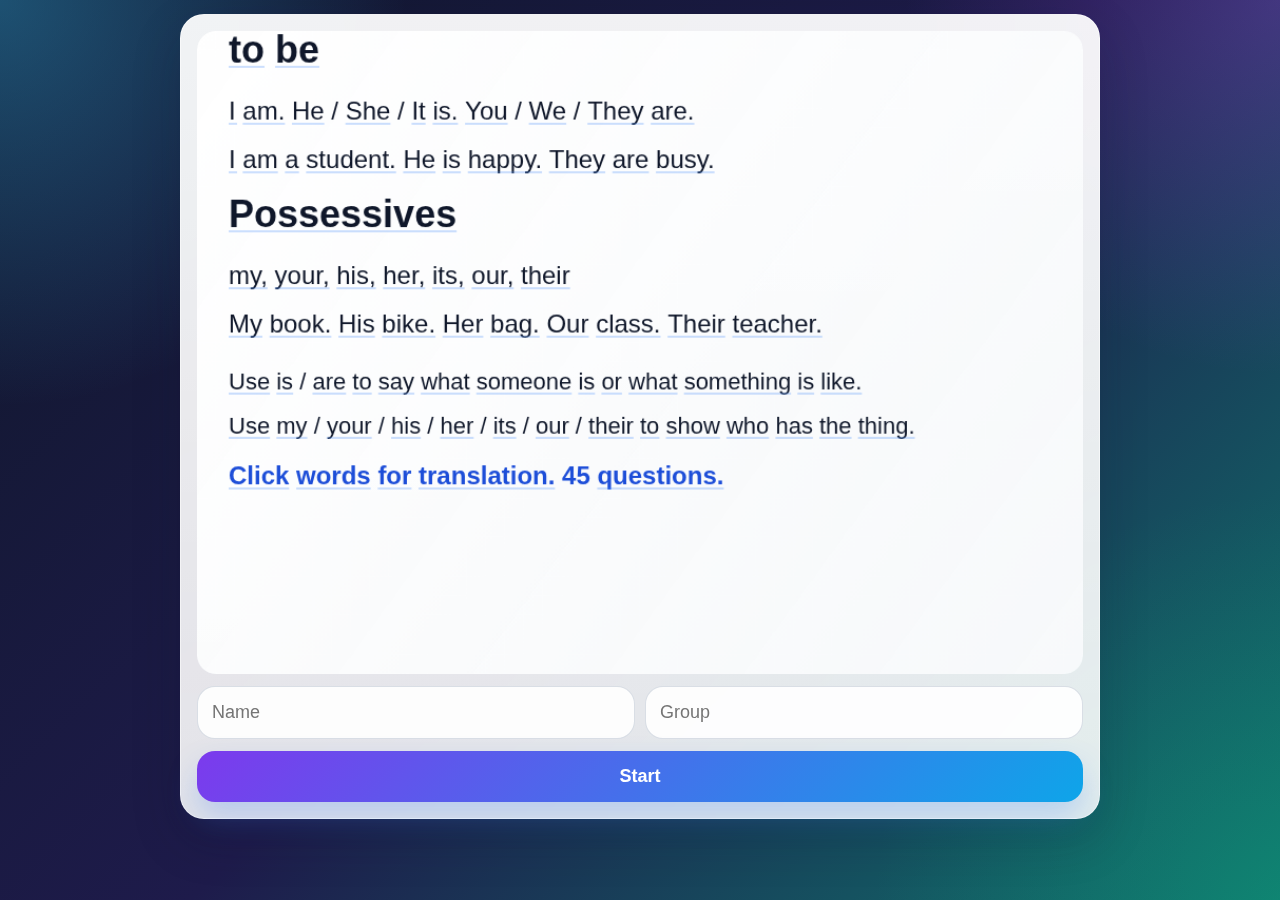
<file: TG/to be_posses/index.html>
<!DOCTYPE html>
<html lang="en" class="notranslate" translate="no">
<head>
<meta charset="UTF-8">
<meta name="viewport" content="width=device-width, initial-scale=1.0">
<meta name="google" content="notranslate">
<title>Trainer</title>
<style>
*{box-sizing:border-box;-webkit-tap-highlight-color:transparent}
:root{--bg1:#0f172a;--bg2:#1e1b4b;--bg3:#0f766e;--line:rgba(148,163,184,.35);--text:#0f172a;--muted:#475569;--shadow:0 20px 50px rgba(15,23,42,.18)}
html,body{margin:0;padding:0;min-height:100%;font-family:Arial,Helvetica,sans-serif;color:var(--text);user-select:none}
body{background:
radial-gradient(circle at 0% 0%, rgba(56,189,248,.35), transparent 26%),
radial-gradient(circle at 100% 0%, rgba(168,85,247,.28), transparent 24%),
radial-gradient(circle at 100% 100%, rgba(16,185,129,.22), transparent 26%),
linear-gradient(135deg,var(--bg1),var(--bg2),var(--bg3));padding:14px}
.wrap{max-width:920px;margin:0 auto}
.card{background:linear-gradient(180deg, rgba(255,255,255,.94), rgba(255,255,255,.88));border:1px solid rgba(255,255,255,.55);border-radius:24px;padding:16px;box-shadow:var(--shadow);backdrop-filter:blur(10px)}
.hidden{display:none!important}
.cgrid{display:grid;gap:12px}
.fieldrow{display:grid;grid-template-columns:1fr 1fr;gap:10px}
input[type=text]{width:100%;padding:15px 14px;border:1px solid var(--line);border-radius:18px;font-size:18px;outline:none;background:rgba(255,255,255,.92);color:var(--text)}
input[type=text]:focus{border-color:#8b5cf6;box-shadow:0 0 0 4px rgba(139,92,246,.14)}
.btn{border:none;border-radius:18px;padding:15px 16px;cursor:pointer;width:100%;font-size:18px;font-weight:800;color:#fff;background:linear-gradient(135deg,#7c3aed,#0ea5e9);box-shadow:0 16px 30px rgba(59,130,246,.25)}
.btn.secondary{color:#0f172a;background:linear-gradient(135deg,#f8fafc,#e2e8f0);border:1px solid var(--line);box-shadow:none}
.option{display:block;width:100%;border:none;border-radius:18px;padding:15px 16px;cursor:pointer;text-align:left;font-size:22px;font-weight:800;color:#0f172a;background:linear-gradient(135deg, rgba(255,255,255,.95), rgba(241,245,249,.95));border:1px solid rgba(148,163,184,.28);transition:transform .12s ease, box-shadow .18s ease, border-color .18s ease, background .18s ease}
.option:hover{transform:translateY(-1px);background:linear-gradient(135deg,#ffffff,#eef6ff);box-shadow:0 12px 24px rgba(96,165,250,.18);border-color:rgba(59,130,246,.35)}
.option.correct{color:#065f46;border-color:#10b981;background:linear-gradient(135deg,#ecfdf5,#d1fae5)}
.option.wrong{color:#991b1b;border-color:#ef4444;background:linear-gradient(135deg,#fef2f2,#fee2e2)}
.progressWrap{height:14px;border-radius:999px;background:rgba(148,163,184,.18);overflow:hidden;border:1px solid rgba(148,163,184,.18)}
.progressBar{height:100%;width:0%;background:linear-gradient(90deg,#8b5cf6,#06b6d4,#10b981)}
.center{text-align:center}
#mainCanvas,#topCanvas,#resultCanvas,#progressCanvas{display:block;width:100%;height:auto;border-radius:18px}
#screenIntro,#screenQuiz,#screenResult{display:none}
#screenIntro.active,#screenQuiz.active,#screenResult.active{display:block}
#notice{display:none;border-radius:16px;padding:12px 14px;font-weight:800;font-size:15px;color:#0f172a;background:linear-gradient(135deg,#fde68a,#fca5a5,#93c5fd)}
.smallbtnrow{display:grid;grid-template-columns:1fr 1fr;gap:10px}
iframe{display:none}
#popup{position:fixed;display:none;z-index:99999;min-width:180px;max-width:300px;border-radius:18px;padding:12px 14px;background:linear-gradient(135deg,#111827,#1d4ed8,#7c3aed);color:#fff;box-shadow:0 20px 50px rgba(15,23,42,.35);border:1px solid rgba(255,255,255,.18)}
#popup .pw{font-size:22px;font-weight:900;line-height:1.1}
#popup .pt{margin-top:8px;font-size:18px;font-weight:800;line-height:1.2;color:#dbeafe}
#popup .pe{font-size:24px;line-height:1;margin-top:8px}
#errorBox{display:none;border-radius:16px;padding:12px 14px;font-weight:800;font-size:15px;color:#7f1d1d;background:linear-gradient(135deg,#fee2e2,#fecaca)}
@media (max-width:700px){.fieldrow{grid-template-columns:1fr} .option{font-size:19px} body{padding:10px} .card{border-radius:20px}}
</style>
</head>
<body oncontextmenu="return false" oncopy="return false" oncut="return false" onpaste="return false" ondragstart="return false" onselectstart="return false">
<div class="wrap">
  <div id="screenIntro" class="active">
    <div class="card cgrid">
      <canvas id="topCanvas" width="840" height="610"></canvas>
      <div id="errorBox"></div>
      <div class="fieldrow">
        <input id="studentName" type="text" autocomplete="off" spellcheck="false" placeholder="Name">
        <input id="studentGroup" type="text" autocomplete="off" spellcheck="false" placeholder="Group">
      </div>
      <button class="btn" id="startBtn">Start</button>
    </div>
  </div>

  <div id="screenQuiz">
    <div class="card cgrid">
      <canvas id="progressCanvas" width="840" height="76"></canvas>
      <div class="progressWrap"><div id="progressBar" class="progressBar"></div></div>
      <div id="notice"></div>
      <canvas id="mainCanvas" width="840" height="250"></canvas>
      <div id="options" class="cgrid"></div>
    </div>
  </div>

  <div id="screenResult">
    <div class="card cgrid center">
      <canvas id="resultCanvas" width="840" height="390"></canvas>
      <div class="smallbtnrow">
        <button class="btn secondary" id="restartBtn">Restart</button>
        <button class="btn" id="sendBtn">Send again</button>
      </div>
    </div>
  </div>
</div>

<div id="popup">
  <div class="pw" id="popupWord"></div>
  <div class="pt" id="popupTranslation"></div>
  <div class="pe" id="popupEmoji"></div>
</div>

<iframe name="hiddenSubmitFrame"></iframe>
<form id="hiddenForm" class="hidden" method="POST" target="hiddenSubmitFrame" action="https://docs.google.com/forms/d/e/1FAIpQLSeUzYUvQbbzo_1r81AacP6Kj7HlKDzEVfa93Dam39LiVjcItA/formResponse">
  <input type="hidden" name="entry.1582931880" id="f_name">
  <input type="hidden" name="entry.1222434157" id="f_group">
  <input type="hidden" name="entry.371289786" id="f_topic" value="possesive">
  <input type="hidden" name="entry.679064514" id="f_json">
</form>

<script>
const WORDS_FILE = 'words_fixed.json';

const pool = [
  {"q":"I ___ a student.","opts":["am","is","are","be"],"a":0},
  {"q":"He ___ happy.","opts":["am","is","are","be"],"a":1},
  {"q":"They ___ at school.","opts":["am","is","are","be"],"a":2},
  {"q":"She ___ my friend.","opts":["am","is","are","be"],"a":1},
  {"q":"We ___ ready.","opts":["am","is","are","be"],"a":2},
  {"q":"It ___ a cat.","opts":["am","is","are","be"],"a":1},
  {"q":"You ___ late.","opts":["am","is","are","be"],"a":2},
  {"q":"This is Anna. ___ bag is red.","opts":["My","His","Her","Their"],"a":2},
  {"q":"This is Tom. ___ bike is blue.","opts":["My","His","Her","Our"],"a":1},
  {"q":"I have a pencil. It is ___ pencil.","opts":["my","his","their","our"],"a":0},
  {"q":"We are in class. It is ___ class.","opts":["his","our","her","their"],"a":1},
  {"q":"Kate and Lisa are sisters. ___ room is big.","opts":["Her","Their","His","My"],"a":1},
  {"q":"You have a dog. It is ___ dog.","opts":["your","his","our","their"],"a":0},
  {"q":"Max is 17. ___ hobby is music.","opts":["Her","My","His","Our"],"a":2},
  {"q":"Rita is calm. ___ hobby is drawing.","opts":["Her","His","Their","Our"],"a":0},
  {"q":"I and my friend ___ here.","opts":["am","is","are","be"],"a":2},
  {"q":"My parents ___ at home.","opts":["am","is","are","be"],"a":2},
  {"q":"The dog ___ small.","opts":["am","is","are","be"],"a":1},
  {"q":"The students ___ busy.","opts":["am","is","are","be"],"a":2},
  {"q":"This is our teacher. ___ name is Ms. Green.","opts":["My","His","Her","Their"],"a":2},
  {"q":"Ben and I ___ in the same group.","opts":["am","is","are","be"],"a":2},
  {"q":"My sister has a camera. ___ camera is new.","opts":["My","His","Her","Their"],"a":2},
  {"q":"The boys are tired, but ___ project is good.","opts":["his","her","their","our"],"a":2},
  {"q":"A tiger is an animal. ___ tail is long.","opts":["its","their","our","your"],"a":0},
  {"q":"Anna and I like sports. ___ favorite activity is volleyball.","opts":["Our","Their","Her","His"],"a":0},
  {"q":"My brother ___ not loud, but he ___ friendly.","opts":["is / is","are / is","is / are","am / is"],"a":0},
  {"q":"I ___ tired today, but my friends ___ full of energy.","opts":["is / are","am / is","am / are","are / are"],"a":2},
  {"q":"This is Leo and this is Emma. ___ hobbies are chess and music.","opts":["His","Her","Their","Our"],"a":2},
  {"q":"The table is old, but ___ color is nice.","opts":["its","their","his","our"],"a":0},
  {"q":"You and Tom ___ good at football.","opts":["am","is","are","be"],"a":2},
  {"q":"My name is Alex. ___ 17.","opts":["I am","He is","They are","It is"],"a":0},
  {"q":"These are my friends. ___ from my class.","opts":["He is","She is","They are","It is"],"a":2},
  {"q":"This is my mother and this is ___ car.","opts":["his","her","their","our"],"a":1},
  {"q":"We have a teacher. ___ lessons are interesting.","opts":["His","Her","Its","Their"],"a":1},
  {"q":"My phone and my laptop ___ on the desk.","opts":["am","is","are","be"],"a":2},
  {"q":"The girl with the skates ___ Lena. ___ hobby is skating.","opts":["is / Her","are / His","is / His","am / Her"],"a":0},
  {"q":"Jack and I ride bikes. ___ bikes are near the school.","opts":["My","His","Our","Her"],"a":2},
  {"q":"My cat is funny. ___ ears are very small.","opts":["its","their","our","your"],"a":0},
  {"q":"The children are in the park. ___ teacher is with them.","opts":["Their","His","Her","My"],"a":0},
  {"q":"My friends and I ___ not at home. We ___ at college.","opts":["is / am","are / are","am / are","are / is"],"a":1},
  {"q":"This is a bike. ___ wheels are black.","opts":["its","their","his","her"],"a":0},
  {"q":"My father ___ a driver and my mother ___ a teacher.","opts":["are / is","is / is","am / are","is / are"],"a":1},
  {"q":"Kate, where ___ your books?","opts":["am","is","are","be"],"a":2},
  {"q":"Our school ___ big, and ___ windows are large.","opts":["is / its","are / its","is / their","am / its"],"a":0},
  {"q":"I have two sisters. ___ names are Nina and Vera.","opts":["His","Our","Their","Her"],"a":2}
];

const dict = new Map();
let interactiveBoxes = new WeakMap();
let sessionQuestions = [];
let current = 0;
let answers = [];
let score = 0;
let sent = false;
let studentName = "";
let studentGroup = "";
let sessionId = "";
let lastLeaveSwapAt = 0;
let wordsLoaded = false;

const intro = document.getElementById('screenIntro');
const quiz = document.getElementById('screenQuiz');
const result = document.getElementById('screenResult');
const topCanvas = document.getElementById('topCanvas');
const mainCanvas = document.getElementById('mainCanvas');
const progressCanvas = document.getElementById('progressCanvas');
const resultCanvas = document.getElementById('resultCanvas');
const optionsWrap = document.getElementById('options');
const progressBar = document.getElementById('progressBar');
const popup = document.getElementById('popup');
const popupWord = document.getElementById('popupWord');
const popupTranslation = document.getElementById('popupTranslation');
const popupEmoji = document.getElementById('popupEmoji');
const notice = document.getElementById('notice');
const errorBox = document.getElementById('errorBox');
const startBtn = document.getElementById('startBtn');

function setupCanvas(canvas){
  const dpr = Math.max(1, window.devicePixelRatio || 1);
  const cssW = parseInt(canvas.getAttribute('width'), 10);
  const cssH = parseInt(canvas.getAttribute('height'), 10);
  canvas.style.width = '100%';
  canvas.style.height = 'auto';
  canvas.width = cssW * dpr;
  canvas.height = cssH * dpr;
  const ctx = canvas.getContext('2d');
  ctx.setTransform(dpr,0,0,dpr,0,0);
  return {ctx, w: cssW, h: cssH};
}
function normalizeLookup(token){
  return String(token || '').toLowerCase().replace(/(^[^\p{L}\p{N}]+|[^\p{L}\p{N}]+$)/gu, '');
}
function roundRect(ctx,x,y,w,h,r){
  const rr = Math.min(r, w/2, h/2);
  ctx.beginPath();
  ctx.moveTo(x+rr,y);
  ctx.arcTo(x+w,y,x+w,y+h,rr);
  ctx.arcTo(x+w,y+h,x,y+h,rr);
  ctx.arcTo(x,y+h,x,y,rr);
  ctx.arcTo(x,y,x+w,y,rr);
  ctx.closePath();
}
function wrapText(ctx, text, x, y, maxWidth, lineHeight){
  const paragraphs = String(text).split('\n');
  let cy = y;
  for (const para of paragraphs) {
    if (!para.trim()) { cy += lineHeight; continue; }
    const words = para.split(' ');
    let line = '';
    for (let n = 0; n < words.length; n++) {
      const testLine = line + words[n] + ' ';
      const width = ctx.measureText(testLine).width;
      if (width > maxWidth && n > 0) {
        ctx.fillText(line.trim(), x, cy);
        line = words[n] + ' ';
        cy += lineHeight;
      } else {
        line = testLine;
      }
    }
    ctx.fillText(line.trim(), x, cy);
    cy += lineHeight;
  }
  return cy;
}
function drawInteractiveBlocks(canvas, blocks, pad){
  const obj = setupCanvas(canvas);
  const ctx = obj.ctx, w = obj.w, h = obj.h;
  const margin = pad || 30;
  ctx.clearRect(0,0,w,h);
  const bg = ctx.createLinearGradient(0,0,w,h);
  bg.addColorStop(0,'rgba(255,255,255,.98)');
  bg.addColorStop(1,'rgba(248,250,252,.94)');
  ctx.fillStyle = bg;
  roundRect(ctx, 0, 0, w, h, 18);
  ctx.fill();

  const boxes = [];
  let y = margin;
  for (const block of blocks) {
    ctx.fillStyle = block.color || '#0f172a';
    ctx.font = block.font || '700 24px Arial';
    const lineHeight = block.lineHeight || 32;
    const paragraphs = String(block.text).split('\n');
    for (const para of paragraphs) {
      if (!para.trim()) { y += lineHeight; continue; }
      const tokens = para.split(' ');
      let x = margin;
      for (let i = 0; i < tokens.length; i++) {
        const token = tokens[i];
        const drawToken = token + (i < tokens.length - 1 ? ' ' : '');
        const tokenWidth = ctx.measureText(drawToken).width;
        if (x + tokenWidth > w - margin && x > margin) {
          x = margin;
          y += lineHeight;
        }
        ctx.fillText(drawToken, x, y);
        const key = normalizeLookup(token);
        if (key && dict.has(key)) {
          ctx.save();
          ctx.strokeStyle = 'rgba(59,130,246,.26)';
          ctx.lineWidth = 2;
          ctx.beginPath();
          ctx.moveTo(x, y + 4);
          ctx.lineTo(x + Math.max(8, ctx.measureText(token).width), y + 4);
          ctx.stroke();
          ctx.restore();
          boxes.push({x:x, y:y-lineHeight+6, w:Math.max(8, ctx.measureText(token).width), h:lineHeight, key:key});
        }
        x += tokenWidth;
      }
      y += lineHeight;
    }
    y += block.after || 0;
  }
  interactiveBoxes.set(canvas, boxes);
}
function drawSimple(canvas, blocks, pad){
  const obj = setupCanvas(canvas);
  const ctx = obj.ctx, w = obj.w, h = obj.h;
  const margin = pad || 30;
  ctx.clearRect(0,0,w,h);
  const bg = ctx.createLinearGradient(0,0,w,h);
  bg.addColorStop(0,'rgba(255,255,255,.98)');
  bg.addColorStop(1,'rgba(248,250,252,.94)');
  ctx.fillStyle = bg;
  roundRect(ctx, 0, 0, w, h, 18);
  ctx.fill();
  let y = margin;
  for (const block of blocks) {
    ctx.fillStyle = block.color || '#0f172a';
    ctx.font = block.font || '700 24px Arial';
    y = wrapText(ctx, String(block.text), margin, y, w - margin * 2, block.lineHeight || 32);
    y += block.after || 0;
  }
}
function showPopup(key, ev){
  const item = dict.get(key);
  if (!item) return;
  popupWord.textContent = item.word;
  popupTranslation.textContent = item.translation || '';
  popupEmoji.textContent = item.emoji || '';
  popup.style.display = 'block';
  let left = ev.clientX + 12;
  let top = ev.clientY + 12;
  requestAnimationFrame(() => {
    const rect = popup.getBoundingClientRect();
    const pad = 12;
    if (left + rect.width > window.innerWidth - pad) left = window.innerWidth - rect.width - pad;
    if (top + rect.height > window.innerHeight - pad) top = ev.clientY - rect.height - 12;
    if (top < pad) top = pad;
    popup.style.left = left + 'px';
    popup.style.top = top + 'px';
  });
}
function hidePopup(){ popup.style.display = 'none'; }
function bindCanvasClicks(canvas){
  canvas.addEventListener('click', (ev) => {
    const boxes = interactiveBoxes.get(canvas) || [];
    const rect = canvas.getBoundingClientRect();
    const scaleX = parseInt(canvas.getAttribute('width'), 10) / rect.width;
    const scaleY = parseInt(canvas.getAttribute('height'), 10) / rect.height;
    const x = (ev.clientX - rect.left) * scaleX;
    const y = (ev.clientY - rect.top) * scaleY;
    for (const box of boxes) {
      if (x >= box.x && x <= box.x + box.w && y >= box.y && y <= box.y + box.h) {
        ev.stopPropagation();
        showPopup(box.key, ev);
        return;
      }
    }
    hidePopup();
  });
}
bindCanvasClicks(topCanvas);
bindCanvasClicks(mainCanvas);
document.addEventListener('click', (ev) => {
  if (!popup.contains(ev.target) && ev.target !== topCanvas && ev.target !== mainCanvas) hidePopup();
});

function shuffle(arr){
  const a = arr.slice();
  for (let i = a.length - 1; i > 0; i--) {
    const j = Math.floor(Math.random() * (i + 1));
    [a[i], a[j]] = [a[j], a[i]];
  }
  return a;
}
function prepareQuestions(){
  const easy = pool.slice(0,20).map((q, i) => Object.assign({id:'e'+i, level:'easy'}, q));
  const hardPool = pool.slice(20).map((q, i) => Object.assign({id:'h'+i, level:'hard'}, q));
  const hard = shuffle(hardPool).slice(0,25);
  sessionQuestions = easy.concat(hard).map(q => {
    const optionObjects = q.opts.map((opt, i) => ({text: opt, originalIndex: i}));
    const shuffled = shuffle(optionObjects);
    return {id:q.id, level:q.level, q:q.q, opts:shuffled.map(x => x.text), correctIndex:shuffled.findIndex(x => x.originalIndex === q.a)};
  });
}
function setScreen(name){
  intro.classList.remove('active');
  quiz.classList.remove('active');
  result.classList.remove('active');
  if (name === 'intro') intro.classList.add('active');
  if (name === 'quiz') quiz.classList.add('active');
  if (name === 'result') result.classList.add('active');
}
function setNotice(text){
  if (text) {
    notice.textContent = text;
    notice.style.display = 'block';
    clearTimeout(setNotice._timer);
    setNotice._timer = setTimeout(() => { notice.style.display = 'none'; }, 1800);
  } else {
    notice.style.display = 'none';
  }
}
function showError(text){
  errorBox.textContent = text;
  errorBox.style.display = 'block';
}
function hideError(){
  errorBox.style.display = 'none';
}
function renderIntro(){
  drawInteractiveBlocks(topCanvas, [
    {text:'to be', font:'700 36px Arial', lineHeight:44, after:10},
    {text:'I am. He / She / It is. You / We / They are.', font:'500 24px Arial', lineHeight:34, after:12},
    {text:'I am a student. He is happy. They are busy.', font:'500 24px Arial', lineHeight:34, after:22},
    {text:'Possessives', font:'700 36px Arial', lineHeight:44, after:10},
    {text:'my, your, his, her, its, our, their', font:'500 24px Arial', lineHeight:34, after:12},
    {text:'My book. His bike. Her bag. Our class. Their teacher.', font:'500 24px Arial', lineHeight:34, after:20},
    {text:'Use is / are to say what someone is or what something is like.', font:'500 22px Arial', lineHeight:32, after:10},
    {text:'Use my / your / his / her / its / our / their to show who has the thing.', font:'500 22px Arial', lineHeight:32, after:16},
    {text:'Click words for translation. 45 questions.', font:'700 24px Arial', lineHeight:34, color:'#1d4ed8', after:0}
  ], 30);
}
function renderProgress(){
  const pct = Math.round(current / sessionQuestions.length * 100);
  drawSimple(progressCanvas, [{text:(current + 1) + ' / ' + sessionQuestions.length + '   •   ' + pct + '%', font:'700 28px Arial', lineHeight:34, color:'#1e1b4b', after:0}], 20);
  progressBar.style.width = (current / sessionQuestions.length * 100) + '%';
}
function renderQuestion(){
  const item = sessionQuestions[current];
  renderProgress();
  drawInteractiveBlocks(mainCanvas, [
    {text:item.q, font:'700 30px Arial', lineHeight:38, after:10},
    {text:'Click words for translation.', font:'700 18px Arial', lineHeight:26, color:'#2563eb', after:0}
  ], 26);
  optionsWrap.innerHTML = '';
  item.opts.forEach((opt, idx) => {
    const btn = document.createElement('button');
    btn.type = 'button';
    btn.className = 'option';
    btn.textContent = opt;
    btn.addEventListener('click', () => chooseAnswer(idx));
    optionsWrap.appendChild(btn);
  });
}
function chooseAnswer(idx){
  const item = sessionQuestions[current];
  answers[current] = {qid:item.id, question:item.q, chosenIndex:idx, chosenText:item.opts[idx], correctIndex:item.correctIndex, correctText:item.opts[item.correctIndex], ok:idx === item.correctIndex};
  if (idx === item.correctIndex) score++;
  const buttons = Array.from(document.querySelectorAll('.option'));
  buttons.forEach((btn, i) => {
    btn.disabled = true;
    if (i === idx && idx !== item.correctIndex) btn.classList.add('wrong');
    if (i === item.correctIndex) btn.classList.add('correct');
  });
  setTimeout(() => {
    current++;
    if (current < sessionQuestions.length) renderQuestion();
    else finishQuiz();
  }, 340);
}
function changeCurrentTaskOnLeave(){
  const now = Date.now();
  if (!quiz.classList.contains('active')) return;
  if (now - lastLeaveSwapAt < 1200) return;
  lastLeaveSwapAt = now;
  let swapIdx = -1;
  for (let i = current + 1; i < sessionQuestions.length; i++) {
    if (sessionQuestions[i].level === sessionQuestions[current].level) { swapIdx = i; break; }
  }
  if (swapIdx === -1) {
    for (let i = current + 1; i < sessionQuestions.length; i++) { swapIdx = i; break; }
  }
  if (swapIdx !== -1) {
    const temp = sessionQuestions[current];
    sessionQuestions[current] = sessionQuestions[swapIdx];
    sessionQuestions[swapIdx] = temp;
  } else {
    const optionObjects = sessionQuestions[current].opts.map((text, i) => ({text:text, old:i}));
    const shuffled = shuffle(optionObjects);
    const oldCorrect = sessionQuestions[current].correctIndex;
    sessionQuestions[current].opts = shuffled.map(x => x.text);
    sessionQuestions[current].correctIndex = shuffled.findIndex(x => x.old === oldCorrect);
  }
  setNotice('Task changed');
  renderQuestion();
}
function finishQuiz(){
  progressBar.style.width = '100%';
  setScreen('result');
  drawSimple(resultCanvas, [
    {text: score + ' / ' + sessionQuestions.length, font:'700 56px Arial', lineHeight:64, color:'#1e1b4b', after:18},
    {text: Math.round(score / sessionQuestions.length * 100) + '%', font:'700 40px Arial', lineHeight:48, color:'#0891b2', after:22},
    {text:'Screenshot and send', font:'700 28px Arial', lineHeight:36, color:'#0f172a', after:10},
    {text:'Results are sent automatically', font:'500 24px Arial', lineHeight:32, color:'#475569', after:0}
  ], 40);
  autoSend();
}
function autoSend(){
  const payload = {sessionId:sessionId, name:studentName, group:studentGroup, score:score, total:sessionQuestions.length, percent:Math.round(score / sessionQuestions.length * 100), answers:answers, timestamp:new Date().toISOString()};
  document.getElementById('f_name').value = studentName || 'no_name';
  document.getElementById('f_group').value = studentGroup || '';
  document.getElementById('f_json').value = JSON.stringify(payload);
  try {
    document.getElementById('hiddenForm').submit();
    sent = true;
    document.getElementById('sendBtn').textContent = 'Sent';
  } catch (e) {
    sent = false;
    document.getElementById('sendBtn').textContent = 'Send again';
  }
}
function restartAll(){
  sent = false;
  studentName = '';
  studentGroup = '';
  sessionId = Math.random().toString(36).slice(2) + Date.now().toString(36);
  document.getElementById('studentName').value = '';
  document.getElementById('studentGroup').value = '';
  current = 0;
  score = 0;
  answers = [];
  prepareQuestions();
  setScreen('intro');
  hidePopup();
  setNotice('');
  renderIntro();
}
async function loadWords(){
  const res = await fetch(WORDS_FILE, {cache:'no-store'});
  if (!res.ok) throw new Error('Failed to load ' + WORDS_FILE);
  const rows = await res.json();
  dict.clear();
  for (const row of rows) {
    const key = String(row.Word || '').trim().toLowerCase();
    if (!key) continue;
    dict.set(key, {
      word: String(row.Word || '').trim(),
      translation: String(row.Translation || '').trim(),
      emoji: String(row.Emoji || '').trim()
    });
  }
  wordsLoaded = true;
}
async function init(){
  try {
    await loadWords();
    hideError();
    startBtn.disabled = false;
    startBtn.style.opacity = '1';
  } catch (err) {
    wordsLoaded = false;
    startBtn.disabled = true;
    startBtn.style.opacity = '.55';
    showError('words_fixed.json not loaded');
  }
  restartAll();
}
function startQuiz(){
  if (!wordsLoaded) return;
  studentName = document.getElementById('studentName').value.trim();
  studentGroup = document.getElementById('studentGroup').value.trim();
  current = 0;
  score = 0;
  answers = [];
  prepareQuestions();
  setScreen('quiz');
  setNotice('');
  renderQuestion();
}
document.getElementById('startBtn').addEventListener('click', startQuiz);
document.getElementById('restartBtn').addEventListener('click', restartAll);
document.getElementById('sendBtn').addEventListener('click', autoSend);
document.addEventListener('keydown', (e) => {
  if ((e.ctrlKey || e.metaKey) && ['c','x','a','s','u','p'].includes(e.key.toLowerCase())) e.preventDefault();
  if (e.key === 'PrintScreen') e.preventDefault();
});
window.addEventListener('blur', () => changeCurrentTaskOnLeave());
document.addEventListener('visibilitychange', () => { if (document.hidden) changeCurrentTaskOnLeave(); });
window.addEventListener('resize', () => {
  renderIntro();
  if (quiz.classList.contains('active')) renderQuestion();
  if (result.classList.contains('active')) finishQuiz();
});
init();
</script>
</body>
</html>
</file>
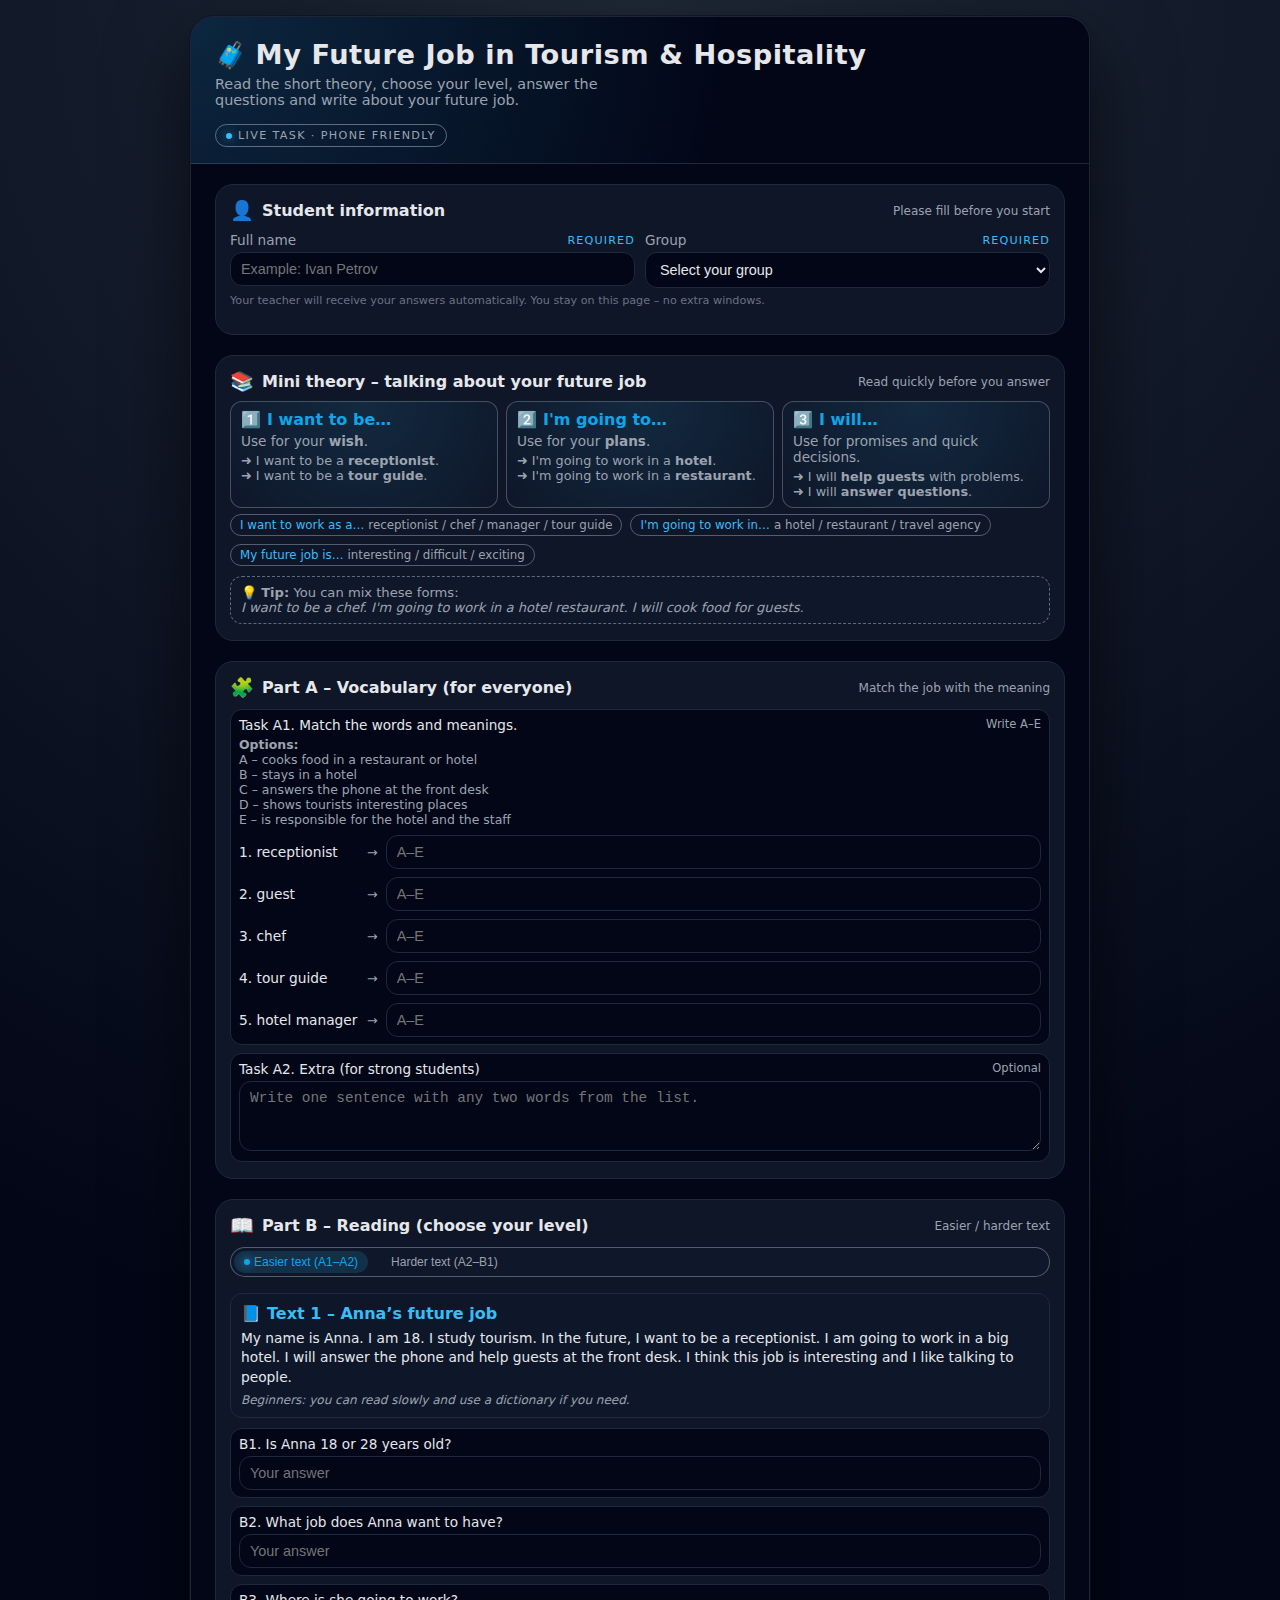
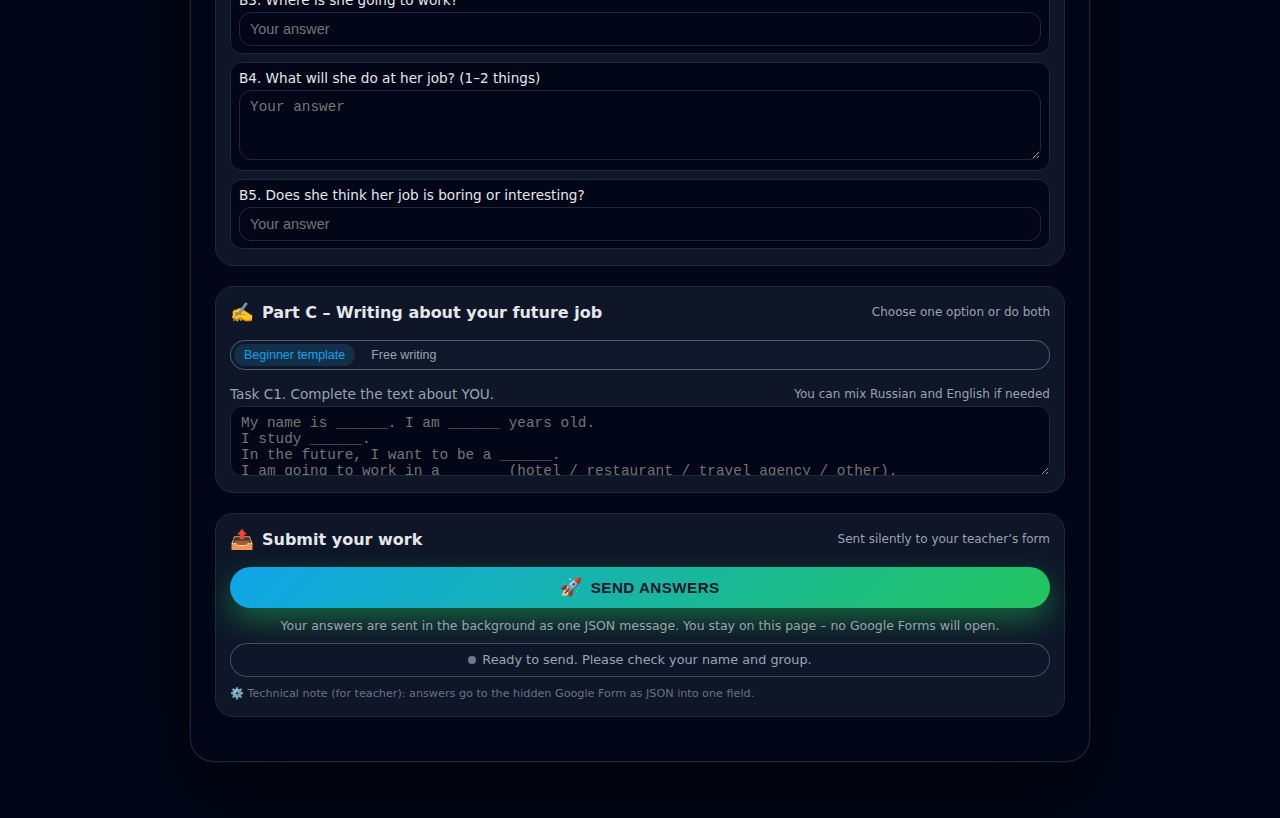
<file: future_job.html>
<!DOCTYPE html>
<html lang="en">
<head>
  <meta charset="UTF-8" />
  <title>My Future Job – Online Task</title>
  <meta name="viewport" content="width=device-width, initial-scale=1" />

  <style>
    :root {
      --bg: #0f172a;
      --card: #111827;
      --accent: #38bdf8;
      --accent-soft: rgba(56,189,248,0.15);
      --accent-strong: #0ea5e9;
      --text: #e5e7eb;
      --muted: #9ca3af;
      --danger: #f97373;
      --success: #4ade80;
      --border: #1f2937;
      --radius-lg: 18px;
      --radius-md: 12px;
    }

    * {
      box-sizing: border-box;
    }

    body {
      margin: 0;
      font-family: system-ui, -apple-system, BlinkMacSystemFont, "Segoe UI", sans-serif;
      background: radial-gradient(circle at top, #1f2937 0, #020617 55%);
      color: var(--text);
      min-height: 100vh;
      display: flex;
      justify-content: center;
      padding: 16px;
    }

    .page {
      width: 100%;
      max-width: 900px;
      margin: 0 auto 40px;
    }

    .card {
      background: linear-gradient(145deg, #020617 0, #020617 35%, #020617 60%, #020617 100%);
      border-radius: 24px;
      border: 1px solid rgba(148, 163, 184, 0.2);
      box-shadow:
        0 30px 80px rgba(0,0,0,0.6),
        0 0 0 1px rgba(15,23,42,0.8);
      overflow: hidden;
    }

    .card-header {
      padding: 18px 18px 12px;
      background: radial-gradient(circle at top left, rgba(56,189,248,0.18), transparent 60%);
      border-bottom: 1px solid rgba(148, 163, 184, 0.2);
    }

    .title-row {
      display: flex;
      align-items: center;
      justify-content: space-between;
      gap: 16px;
      flex-wrap: wrap;
    }

    .title-main {
      font-size: 1.5rem;
      font-weight: 700;
      letter-spacing: 0.02em;
      display: flex;
      align-items: center;
      gap: 8px;
    }

    .title-main span.emoji {
      font-size: 1.6rem;
    }

    .title-sub {
      font-size: 0.9rem;
      color: var(--muted);
      margin-top: 6px;
      max-width: 420px;
    }

    .badge {
      font-size: 0.7rem;
      text-transform: uppercase;
      letter-spacing: 0.12em;
      border-radius: 999px;
      padding: 4px 10px;
      border: 1px solid rgba(148, 163, 184, 0.6);
      color: var(--muted);
      display: inline-flex;
      align-items: center;
      gap: 6px;
      white-space: nowrap;
    }

    .badge-dot {
      width: 6px;
      height: 6px;
      border-radius: 999px;
      background: var(--accent);
      box-shadow: 0 0 12px rgba(56,189,248,0.9);
    }

    .card-body {
      padding: 16px 16px 20px;
    }

    @media (min-width: 640px) {
      .card-header {
        padding: 22px 24px 16px;
      }
      .card-body {
        padding: 20px 24px 24px;
      }
      .title-main {
        font-size: 1.7rem;
      }
    }

    .section {
      margin-bottom: 20px;
      padding: 14px 14px 16px;
      border-radius: var(--radius-lg);
      background: rgba(15, 23, 42, 0.96);
      border: 1px solid var(--border);
    }

    .section-header {
      display: flex;
      justify-content: space-between;
      align-items: center;
      margin-bottom: 8px;
      gap: 8px;
    }

    .section-title {
      font-size: 1rem;
      font-weight: 600;
      display: flex;
      align-items: center;
      gap: 8px;
    }

    .section-title span.icon {
      font-size: 1.2rem;
    }

    .section-tag {
      font-size: 0.75rem;
      color: var(--muted);
    }

    .section-body {
      font-size: 0.9rem;
      color: var(--muted);
    }

    .pill-row {
      display: flex;
      flex-wrap: wrap;
      gap: 8px;
      margin-top: 6px;
    }

    .pill {
      font-size: 0.74rem;
      padding: 3px 9px;
      border-radius: 999px;
      border: 1px solid rgba(148,163,184,0.5);
      color: var(--muted);
      display: inline-flex;
      align-items: center;
      gap: 4px;
      white-space: nowrap;
    }

    .pill strong {
      color: var(--accent);
      font-weight: 500;
    }

    .field-group {
      margin-top: 10px;
      display: flex;
      flex-direction: column;
      gap: 8px;
    }

    .field-row {
      display: flex;
      flex-direction: column;
      gap: 4px;
    }

    .field-label {
      font-size: 0.85rem;
      color: var(--muted);
      display: flex;
      justify-content: space-between;
      align-items: center;
      gap: 4px;
    }

    .field-label span.req {
      color: var(--accent);
      font-size: 0.7rem;
      text-transform: uppercase;
      letter-spacing: 0.1em;
    }

    .field-helper {
      font-size: 0.7rem;
      color: #6b7280;
    }

    input[type="text"],
    select,
    textarea {
      width: 100%;
      background: #020617;
      border-radius: var(--radius-md);
      border: 1px solid #1e293b;
      padding: 8px 10px;
      color: var(--text);
      font-size: 0.9rem;
      outline: none;
      transition: border-color 0.15s ease, box-shadow 0.15s ease, background 0.15s ease;
    }

    input[type="text"]:focus,
    select:focus,
    textarea:focus {
      border-color: var(--accent);
      box-shadow: 0 0 0 1px rgba(56,189,248,0.4);
      background: #020617;
    }

    textarea {
      min-height: 70px;
      resize: vertical;
    }

    .two-col {
      display: flex;
      flex-direction: column;
      gap: 10px;
    }
    @media (min-width: 640px) {
      .two-col {
        flex-direction: row;
      }
      .two-col > .field-row {
        flex: 1;
      }
    }

    .theory-grid {
      display: grid;
      gap: 8px;
      margin-top: 8px;
    }

    @media (min-width: 640px) {
      .theory-grid {
        grid-template-columns: repeat(3, minmax(0, 1fr));
      }
    }

    .theory-card {
      border-radius: var(--radius-md);
      border: 1px solid rgba(148,163,184,0.4);
      background: radial-gradient(circle at top, rgba(56,189,248,0.12), rgba(15,23,42,0.9));
      padding: 8px 10px;
      font-size: 0.85rem;
    }

    .theory-card-title {
      font-weight: 600;
      color: var(--accent-strong);
      margin-bottom: 4px;
      display: flex;
      align-items: center;
      gap: 6px;
    }

    .theory-card-title span {
      font-size: 1rem;
    }

    .theory-example {
      margin-top: 4px;
      font-size: 0.8rem;
      color: #9ca3af;
    }

    .quote-box {
      margin-top: 10px;
      padding: 8px 10px;
      border-radius: var(--radius-md);
      background: rgba(15,23,42,0.9);
      border: 1px dashed rgba(148,163,184,0.6);
      font-size: 0.82rem;
      color: #9ca3af;
    }

    .levels-toggle {
      display: inline-flex;
      padding: 3px;
      border-radius: 999px;
      background: rgba(15,23,42,1);
      border: 1px solid rgba(148,163,184,0.5);
      gap: 3px;
    }

    .level-btn {
      border: none;
      background: transparent;
      color: var(--muted);
      font-size: 0.75rem;
      padding: 4px 10px;
      border-radius: 999px;
      cursor: pointer;
      white-space: nowrap;
      display: inline-flex;
      align-items: center;
      gap: 4px;
    }

    .level-btn span.dot {
      width: 6px;
      height: 6px;
      border-radius: 999px;
      background: transparent;
    }

    .level-btn.active {
      background: var(--accent-soft);
      color: var(--accent-strong);
      font-weight: 500;
    }

    .level-btn.active span.dot {
      background: var(--accent-strong);
      box-shadow: 0 0 10px rgba(56,189,248,0.9);
    }

    .reading-box {
      margin-top: 8px;
      padding: 10px;
      border-radius: var(--radius-md);
      background: rgba(15,23,42,0.95);
      border: 1px solid #1e293b;
      font-size: 0.86rem;
      position: relative;
      overflow: hidden;
    }

    .reading-title {
      font-weight: 600;
      color: var(--accent);
      display: flex;
      align-items: center;
      gap: 6px;
      margin-bottom: 6px;
    }

    .reading-title span {
      font-size: 1rem;
    }

    .reading-text {
      line-height: 1.4;
      color: #e5e7eb;
    }

    .reading-note {
      font-size: 0.75rem;
      color: var(--muted);
      margin-top: 6px;
      font-style: italic;
    }

    .reading-panel {
      display: none;
    }

    .reading-panel.active {
      display: block;
      animation: fadeIn 0.2s ease-out;
    }

    @keyframes fadeIn {
      from { opacity: 0; transform: translateY(3px); }
      to { opacity: 1; transform: translateY(0); }
    }

    .questions-list {
      margin-top: 10px;
      display: flex;
      flex-direction: column;
      gap: 8px;
    }

    .question-item {
      padding: 7px 8px;
      border-radius: var(--radius-md);
      background: #020617;
      border: 1px solid #1e293b;
      font-size: 0.85rem;
    }

    .question-label {
      margin-bottom: 4px;
      color: #e5e7eb;
      display: flex;
      justify-content: space-between;
      gap: 6px;
    }

    .question-label small {
      color: var(--muted);
      font-size: 0.72rem;
    }

    .match-row {
      display: flex;
      align-items: center;
      gap: 8px;
    }

    .match-word {
      flex: 0 0 120px;
      font-weight: 500;
      color: #e5e7eb;
      font-size: 0.86rem;
    }

    .match-arrow {
      flex: 0 0 auto;
      font-size: 0.8rem;
      color: var(--muted);
    }

    .match-select {
      flex: 1;
    }

    .match-options {
      font-size: 0.78rem;
      color: var(--muted);
      margin-top: 4px;
    }

    .tabs-row {
      display: inline-flex;
      gap: 6px;
      border-radius: 999px;
      padding: 3px;
      border: 1px solid rgba(148,163,184,0.5);
      background: rgba(15,23,42,1);
      margin-top: 6px;
      margin-bottom: 8px;
    }

    .tab-btn {
      border-radius: 999px;
      border: none;
      font-size: 0.78rem;
      padding: 4px 10px;
      background: transparent;
      color: var(--muted);
      cursor: pointer;
      white-space: nowrap;
    }

    .tab-btn.active {
      background: var(--accent-soft);
      color: var(--accent-strong);
      font-weight: 500;
    }

    .tab-panel {
      display: none;
    }

    .tab-panel.active {
      display: block;
      animation: fadeIn 0.2s ease-out;
    }

    .submit-row {
      margin-top: 16px;
      display: flex;
      flex-direction: column;
      gap: 10px;
      align-items: stretch;
    }

    .btn-primary {
      border: none;
      border-radius: 999px;
      padding: 10px 14px;
      font-size: 0.95rem;
      font-weight: 600;
      letter-spacing: 0.03em;
      text-transform: uppercase;
      background: linear-gradient(135deg, var(--accent-strong), #22c55e);
      color: #0f172a;
      cursor: pointer;
      display: inline-flex;
      align-items: center;
      justify-content: center;
      gap: 8px;
      box-shadow: 0 12px 30px rgba(34,197,94,0.45);
    }

    .btn-primary:disabled {
      opacity: 0.6;
      cursor: default;
      box-shadow: none;
    }

    .btn-primary span.icon {
      font-size: 1.1rem;
    }

    .submit-note {
      font-size: 0.78rem;
      color: var(--muted);
      text-align: center;
    }

    .status-bar {
      font-size: 0.8rem;
      text-align: center;
      padding: 7px 10px;
      border-radius: 999px;
      background: rgba(15,23,42,0.96);
      border: 1px solid rgba(148,163,184,0.4);
      display: flex;
      align-items: center;
      justify-content: center;
      gap: 6px;
      min-height: 34px;
    }

    .status-bar span.dot {
      width: 8px;
      height: 8px;
      border-radius: 999px;
    }

    .status-idle span.dot {
      background: rgba(148,163,184,0.7);
    }

    .status-sending span.dot {
      background: var(--accent-strong);
      box-shadow: 0 0 12px rgba(56,189,248,0.9);
    }

    .status-success span.dot {
      background: var(--success);
      box-shadow: 0 0 14px rgba(74,222,128,0.9);
    }

    .status-error span.dot {
      background: var(--danger);
      box-shadow: 0 0 14px rgba(248,113,113,0.9);
    }

    .status-sending::after {
      content: "";
      width: 12px;
      height: 12px;
      border-radius: 999px;
      border: 2px solid rgba(148,163,184,0.6);
      border-top-color: var(--accent-strong);
      animation: spin 0.7s linear infinite;
    }

    @keyframes spin {
      to { transform: rotate(360deg); }
    }

    .status-text {
      color: var(--muted);
    }

    .status-success .status-text {
      color: var(--success);
    }

    .status-error .status-text {
      color: var(--danger);
    }

    .small-hint {
      font-size: 0.7rem;
      color: #6b7280;
    }
  </style>
</head>
<body>
  <div class="page">
    <div class="card">
      <div class="card-header">
        <div class="title-row">
          <div>
            <div class="title-main">
              <span class="emoji">🧳</span>
              <span>My Future Job in Tourism &amp; Hospitality</span>
            </div>
            <div class="title-sub">
              Read the short theory, choose your level, answer the questions and write about your future job.
            </div>
          </div>
          <div class="badge">
            <span class="badge-dot"></span>
            Live task · Phone friendly
          </div>
        </div>
      </div>

      <div class="card-body">
        <!-- STUDENT INFO -->
        <section class="section">
          <div class="section-header">
            <div class="section-title">
              <span class="icon">👤</span>
              <span>Student information</span>
            </div>
            <div class="section-tag">Please fill before you start</div>
          </div>
          <div class="section-body">
            <div class="two-col field-group">
              <div class="field-row">
                <label class="field-label" for="studentName">
                  <span>Full name</span>
                  <span class="req">required</span>
                </label>
                <input type="text" id="studentName" placeholder="Example: Ivan Petrov" autocomplete="name" />
              </div>
              <div class="field-row">
                <label class="field-label" for="studentGroup">
                  <span>Group</span>
                  <span class="req">required</span>
                </label>
                <select id="studentGroup">
                  <option value="">Select your group</option>
                  <option>ГД.22.1А</option>
                  <option>ТГ.25А</option>
                  <option>ТГ.23.2А</option>
                  <option>Other</option>
                </select>
              </div>
            </div>
            <p class="small-hint" style="margin-top:6px;">
              Your teacher will receive your answers automatically. You stay on this page – no extra windows.
            </p>
          </div>
        </section>

        <!-- THEORY -->
        <section class="section">
          <div class="section-header">
            <div class="section-title">
              <span class="icon">📚</span>
              <span>Mini theory – talking about your future job</span>
            </div>
            <div class="section-tag">Read quickly before you answer</div>
          </div>
          <div class="section-body">
            <div class="theory-grid">
              <div class="theory-card">
                <div class="theory-card-title">
                  <span>1️⃣</span>
                  <span>I want to be…</span>
                </div>
                <div>Use for your <strong>wish</strong>.</div>
                <div class="theory-example">
                  ➜ I want to be a <strong>receptionist</strong>.<br />
                  ➜ I want to be a <strong>tour guide</strong>.
                </div>
              </div>
              <div class="theory-card">
                <div class="theory-card-title">
                  <span>2️⃣</span>
                  <span>I'm going to…</span>
                </div>
                <div>Use for your <strong>plans</strong>.</div>
                <div class="theory-example">
                  ➜ I'm going to work in a <strong>hotel</strong>.<br />
                  ➜ I'm going to work in a <strong>restaurant</strong>.
                </div>
              </div>
              <div class="theory-card">
                <div class="theory-card-title">
                  <span>3️⃣</span>
                  <span>I will…</span>
                </div>
                <div>Use for promises and quick decisions.</div>
                <div class="theory-example">
                  ➜ I will <strong>help guests</strong> with problems.<br />
                  ➜ I will <strong>answer questions</strong>.
                </div>
              </div>
            </div>

            <div class="pill-row">
              <div class="pill"><strong>I want to work as a…</strong> receptionist / chef / manager / tour guide</div>
              <div class="pill"><strong>I'm going to work in…</strong> a hotel / restaurant / travel agency</div>
              <div class="pill"><strong>My future job is…</strong> interesting / difficult / exciting</div>
            </div>

            <div class="quote-box">
              💡 <strong>Tip:</strong> You can mix these forms:
              <br />
              <em>I want to be a chef. I'm going to work in a hotel restaurant. I will cook food for guests.</em>
            </div>
          </div>
        </section>

        <!-- PART A -->
        <section class="section">
          <div class="section-header">
            <div class="section-title">
              <span class="icon">🧩</span>
              <span>Part A – Vocabulary (for everyone)</span>
            </div>
            <div class="section-tag">Match the job with the meaning</div>
          </div>
          <div class="section-body">
            <div class="field-group">
              <div class="question-item">
                <div class="question-label">
                  <span>Task A1. Match the words and meanings.</span>
                  <small>Write A–E</small>
                </div>
                <div class="match-options">
                  <strong>Options:</strong><br />
                  A – cooks food in a restaurant or hotel<br />
                  B – stays in a hotel<br />
                  C – answers the phone at the front desk<br />
                  D – shows tourists interesting places<br />
                  E – is responsible for the hotel and the staff
                </div>

                <div class="field-group" style="margin-top:8px;">
                  <div class="match-row">
                    <div class="match-word">1. receptionist</div>
                    <div class="match-arrow">→</div>
                    <div class="match-select">
                      <input type="text" id="a1" placeholder="A–E" maxlength="1" />
                    </div>
                  </div>
                  <div class="match-row">
                    <div class="match-word">2. guest</div>
                    <div class="match-arrow">→</div>
                    <div class="match-select">
                      <input type="text" id="a2" placeholder="A–E" maxlength="1" />
                    </div>
                  </div>
                  <div class="match-row">
                    <div class="match-word">3. chef</div>
                    <div class="match-arrow">→</div>
                    <div class="match-select">
                      <input type="text" id="a3" placeholder="A–E" maxlength="1" />
                    </div>
                  </div>
                  <div class="match-row">
                    <div class="match-word">4. tour guide</div>
                    <div class="match-arrow">→</div>
                    <div class="match-select">
                      <input type="text" id="a4" placeholder="A–E" maxlength="1" />
                    </div>
                  </div>
                  <div class="match-row">
                    <div class="match-word">5. hotel manager</div>
                    <div class="match-arrow">→</div>
                    <div class="match-select">
                      <input type="text" id="a5" placeholder="A–E" maxlength="1" />
                    </div>
                  </div>
                </div>
              </div>

              <div class="question-item">
                <div class="question-label">
                  <span>Task A2. Extra (for strong students)</span>
                  <small>Optional</small>
                </div>
                <textarea id="a_extra" placeholder="Write one sentence with any two words from the list."></textarea>
              </div>
            </div>
          </div>
        </section>

        <!-- PART B -->
        <section class="section">
          <div class="section-header">
            <div class="section-title">
              <span class="icon">📖</span>
              <span>Part B – Reading (choose your level)</span>
            </div>
            <div class="section-tag">Easier / harder text</div>
          </div>
          <div class="section-body">
            <div class="field-group">
              <div class="levels-toggle">
                <button type="button" class="level-btn active" data-level="easy">
                  <span class="dot"></span>
                  Easier text (A1–A2)
                </button>
                <button type="button" class="level-btn" data-level="hard">
                  <span class="dot"></span>
                  Harder text (A2–B1)
                </button>
              </div>

              <!-- Reading panels -->
              <div class="reading-panel active" id="panel-easy">
                <div class="reading-box">
                  <div class="reading-title">
                    <span>📘</span>
                    <span>Text 1 – Anna’s future job</span>
                  </div>
                  <div class="reading-text">
                    My name is Anna. I am 18. I study tourism.
                    In the future, I want to be a receptionist.
                    I am going to work in a big hotel.
                    I will answer the phone and help guests at the front desk.
                    I think this job is interesting and I like talking to people.
                  </div>
                  <div class="reading-note">
                    Beginners: you can read slowly and use a dictionary if you need.
                  </div>
                </div>

                <div class="questions-list">
                  <div class="question-item">
                    <div class="question-label">
                      <span>B1. Is Anna 18 or 28 years old?</span>
                    </div>
                    <input type="text" id="t1_q1" placeholder="Your answer" />
                  </div>
                  <div class="question-item">
                    <div class="question-label">
                      <span>B2. What job does Anna want to have?</span>
                    </div>
                    <input type="text" id="t1_q2" placeholder="Your answer" />
                  </div>
                  <div class="question-item">
                    <div class="question-label">
                      <span>B3. Where is she going to work?</span>
                    </div>
                    <input type="text" id="t1_q3" placeholder="Your answer" />
                  </div>
                  <div class="question-item">
                    <div class="question-label">
                      <span>B4. What will she do at her job? (1–2 things)</span>
                    </div>
                    <textarea id="t1_q4" placeholder="Your answer"></textarea>
                  </div>
                  <div class="question-item">
                    <div class="question-label">
                      <span>B5. Does she think her job is boring or interesting?</span>
                    </div>
                    <input type="text" id="t1_q5" placeholder="Your answer" />
                  </div>
                </div>
              </div>

              <div class="reading-panel" id="panel-hard">
                <div class="reading-box">
                  <div class="reading-title">
                    <span>📙</span>
                    <span>Text 2 – Dmitry’s future job</span>
                  </div>
                  <div class="reading-text">
                    My name is Dmitry, and I study hospitality at college.
                    In the future, I am going to work as a hotel manager.
                    I want to work in a modern business hotel in a big city.
                    I will organise the work of the staff, solve guests’ problems and control the quality of service.
                    This job is difficult and sometimes stressful, but it is also very exciting.
                    I like working with people and making the hotel a comfortable place for every guest.
                  </div>
                  <div class="reading-note">
                    Strong students: try to answer in full sentences in English.
                  </div>
                </div>

                <div class="questions-list">
                  <div class="question-item">
                    <div class="question-label">
                      <span>B1. What does Dmitry study?</span>
                    </div>
                    <input type="text" id="t2_q1" placeholder="Your answer" />
                  </div>
                  <div class="question-item">
                    <div class="question-label">
                      <span>B2. What job is he going to have?</span>
                    </div>
                    <input type="text" id="t2_q2" placeholder="Your answer" />
                  </div>
                  <div class="question-item">
                    <div class="question-label">
                      <span>B3. Where does he want to work?</span>
                    </div>
                    <textarea id="t2_q3" placeholder="Your answer"></textarea>
                  </div>
                  <div class="question-item">
                    <div class="question-label">
                      <span>B4. Name two things he will do in his job.</span>
                    </div>
                    <textarea id="t2_q4" placeholder="Your answer"></textarea>
                  </div>
                  <div class="question-item">
                    <div class="question-label">
                      <span>B5. Why is this job difficult and exciting?</span>
                    </div>
                    <textarea id="t2_q5" placeholder="Your answer"></textarea>
                  </div>
                </div>
              </div>
            </div>
          </div>
        </section>

        <!-- PART C -->
        <section class="section">
          <div class="section-header">
            <div class="section-title">
              <span class="icon">✍️</span>
              <span>Part C – Writing about your future job</span>
            </div>
            <div class="section-tag">Choose one option or do both</div>
          </div>
          <div class="section-body">
            <div class="field-group">
              <div class="tabs-row">
                <button type="button" class="tab-btn active" data-tab="template">Beginner template</button>
                <button type="button" class="tab-btn" data-tab="free">Free writing</button>
              </div>

              <div class="tab-panel active" id="tab-template">
                <div class="field-row">
                  <label class="field-label" for="w_template">
                    <span>Task C1. Complete the text about YOU.</span>
                    <span class="section-tag">You can mix Russian and English if needed</span>
                  </label>
                  <textarea id="w_template" placeholder="My name is ______. I am ______ years old.
I study ______.
In the future, I want to be a ______.
I am going to work in a ______ (hotel / restaurant / travel agency / other).
I will ______ and ______.
I think this job is ______ because ______."></textarea>
                </div>
              </div>

              <div class="tab-panel" id="tab-free">
                <div class="field-row">
                  <label class="field-label" for="w_free">
                    <span>Task C2. Short paragraph (6–10 sentences)</span>
                    <span class="section-tag">For strong students</span>
                  </label>
                  <textarea id="w_free" placeholder="Write about:
1) Your name and what you study.
2) What job you want in tourism/hospitality.
3) Where you want to work (country/city/type of hotel).
4) What you are going to do every day.
5) Why this job is good for you.
Extra: What problems can you have and how will you solve them?"></textarea>
                </div>
              </div>
            </div>
          </div>
        </section>

        <!-- SUBMIT -->
        <section class="section">
          <div class="section-header">
            <div class="section-title">
              <span class="icon">📤</span>
              <span>Submit your work</span>
            </div>
            <div class="section-tag">Sent silently to your teacher’s form</div>
          </div>
          <div class="section-body">
            <div class="submit-row">
              <button type="button" class="btn-primary" id="submitBtn">
                <span class="icon">🚀</span>
                <span>Send answers</span>
              </button>
              <div class="submit-note">
                Your answers are sent in the background as one JSON message. You stay on this page –
                no Google Forms will open.
              </div>
              <div class="status-bar status-idle" id="statusBar">
                <span class="dot"></span>
                <span class="status-text">Ready to send. Please check your name and group.</span>
              </div>
              <div class="small-hint">
                ⚙️ Technical note (for teacher): answers go to the hidden Google Form as JSON into one field.
              </div>
            </div>
          </div>
        </section>
      </div>
    </div>
  </div>

  <script>
    // === CONFIG: Google Form endpoint & field IDs ===
    // Original viewform URL:
    // https://docs.google.com/forms/d/e/1FAIpQLScNOJgyC8DP1x6Zb-QlEtAevEIgwaC8B7V58eXI3pENtmLHRQ/viewform?usp=pp_url&entry.1921741824=...&entry.1988412302=...
    const GOOGLE_FORM_ACTION =
      "https://docs.google.com/forms/d/e/1FAIpQLScNOJgyC8DP1x6Zb-QlEtAevEIgwaC8B7V58eXI3pENtmLHRQ/formResponse";

    // IDs from the prefilled link:
    const ENTRY_NAME_GROUP = "entry.1921741824"; // Name + group
    const ENTRY_JSON = "entry.1988412302";       // JSON with all answers

    // === Level toggle logic ===
    let currentLevel = "easy"; // "easy" or "hard"

    const levelButtons = document.querySelectorAll(".level-btn");
    const panelEasy = document.getElementById("panel-easy");
    const panelHard = document.getElementById("panel-hard");

    levelButtons.forEach(btn => {
      btn.addEventListener("click", () => {
        const level = btn.getAttribute("data-level");
        currentLevel = level;

        levelButtons.forEach(b => b.classList.toggle("active", b === btn));
        panelEasy.classList.toggle("active", level === "easy");
        panelHard.classList.toggle("active", level === "hard");
      });
    });

    // === Tabs for writing ===
    const tabButtons = document.querySelectorAll(".tab-btn");
    const tabTemplate = document.getElementById("tab-template");
    const tabFree = document.getElementById("tab-free");

    tabButtons.forEach(btn => {
      btn.addEventListener("click", () => {
        const tab = btn.getAttribute("data-tab");

        tabButtons.forEach(b => b.classList.toggle("active", b === btn));
        tabTemplate.classList.toggle("active", tab === "template");
        tabFree.classList.toggle("active", tab === "free");
      });
    });

    // === Status bar helpers ===
    const statusBar = document.getElementById("statusBar");
    const submitBtn = document.getElementById("submitBtn");

    function setStatus(mode, text) {
      statusBar.classList.remove("status-idle", "status-sending", "status-success", "status-error");
      statusBar.classList.add(mode);
      statusBar.querySelector(".status-text").textContent = text;
    }

    // === Collect all answers into JSON ===
    function collectAnswers() {
      const name = document.getElementById("studentName").value.trim();
      const group = document.getElementById("studentGroup").value.trim();

      // Part A
      const partA = {
        a1: document.getElementById("a1").value.trim(),
        a2: document.getElementById("a2").value.trim(),
        a3: document.getElementById("a3").value.trim(),
        a4: document.getElementById("a4").value.trim(),
        a5: document.getElementById("a5").value.trim(),
        extra: document.getElementById("a_extra").value.trim()
      };

      // Part B – Text 1 & 2 (we store both, but indicate selected level)
      const text1 = {
        q1: document.getElementById("t1_q1").value.trim(),
        q2: document.getElementById("t1_q2").value.trim(),
        q3: document.getElementById("t1_q3").value.trim(),
        q4: document.getElementById("t1_q4").value.trim(),
        q5: document.getElementById("t1_q5").value.trim()
      };

      const text2 = {
        q1: document.getElementById("t2_q1").value.trim(),
        q2: document.getElementById("t2_q2").value.trim(),
        q3: document.getElementById("t2_q3").value.trim(),
        q4: document.getElementById("t2_q4").value.trim(),
        q5: document.getElementById("t2_q5").value.trim()
      };

      // Part C – Writing
      const writing = {
        template: document.getElementById("w_template").value.trim(),
        free: document.getElementById("w_free").value.trim()
      };

      const payload = {
        meta: {
          timestamp: new Date().toISOString(),
          selectedReadingLevel: currentLevel  // "easy" or "hard"
        },
        student: {
          name,
          group
        },
        partA,
        partB: {
          text1,
          text2
        },
        partC: writing
      };

      return { name, group, payload };
    }

    // === Send to Google Form in the background ===
    async function sendToGoogleForm() {
      const { name, group, payload } = collectAnswers();

      if (!name || !group) {
        setStatus("status-error", "Please fill in your name and group before sending.");
        return;
      }

      // Combine name + group into one string (as in your original link)
      const nameGroup = `${name} ${group}`;

      // Convert to JSON string (pretty printed)
      const jsonText = JSON.stringify(payload, null, 2);

      // Prepare FormData
      const formData = new FormData();
      formData.append(ENTRY_NAME_GROUP, nameGroup);
      formData.append(ENTRY_JSON, jsonText);

      try {
        setStatus("status-sending", "Sending your answers… please wait 1–2 seconds.");
        submitBtn.disabled = true;

        // Use no-cors so that the browser doesn't block the request visually
        await fetch(GOOGLE_FORM_ACTION, {
          method: "POST",
          mode: "no-cors",
          body: formData
        });

        setStatus("status-success", "Done! Your answers were sent. You can close this page.");
        // Optionally disable the button completely after success:
        submitBtn.disabled = true;
      } catch (err) {
        console.error("Error sending to Google Form:", err);
        setStatus("status-error", "Something went wrong. Try again or make a screenshot for your teacher.");
        submitBtn.disabled = false;
      }
    }

    submitBtn.addEventListener("click", () => {
      sendToGoogleForm();
    });
  </script>
</body>
</html>
</file>
<file: English_tasks/streak-animations.css>
/* Fullscreen overlay */
#streak-anim-container {
  position: fixed;
  inset: 0;
  display: flex;
  justify-content: center;
  align-items: center;
  pointer-events: none;
  z-index: 9999;
  opacity: 0;
  transform: scale(0.9);
  transition: opacity 0.25s ease-out, transform 0.25s ease-out;
}

/* Shown state */
#streak-anim-container.show {
  opacity: 1;
  transform: scale(1);
}

/* Bubble with text */
.streak-bubble {
  position: relative;
  min-width: 220px;
  max-width: 90vw;
  padding: 18px 22px;
  border-radius: 999px;
  background: radial-gradient(circle at top left, #ffe37f, #ff7fd5);
  box-shadow: 0 0 40px rgba(255, 255, 255, 0.8);
  text-align: center;
  color: #1b1b1b;
  font-family: system-ui, -apple-system, BlinkMacSystemFont, "Segoe UI", sans-serif;
  transform: translateY(20px);
  opacity: 0;
}

/* Emoji + text */
.streak-emoji {
  font-size: 2.4rem;
  margin-bottom: 4px;
}

.streak-text {
  font-size: 1.2rem;
  font-weight: 700;
  letter-spacing: 0.03em;
}

/* Confetti background layer */
.streak-confetti {
  position: absolute;
  inset: 0;
  background-image:
    radial-gradient(circle, #ffec99 25%, transparent 26%),
    radial-gradient(circle, #ff9ff3 25%, transparent 26%),
    radial-gradient(circle, #74b9ff 25%, transparent 26%),
    radial-gradient(circle, #55efc4 25%, transparent 26%);
  background-size: 18px 18px;
  background-position:
    0 0,
    9px 9px,
    0 9px,
    9px 0;
  opacity: 0;
  mix-blend-mode: screen;
}

/* ----- KEYFRAMES ----- */

@keyframes bubble-pop {
  0% {
    transform: translateY(20px) scale(0.6);
    opacity: 0;
  }
  50% {
    transform: translateY(-6px) scale(1.05);
    opacity: 1;
  }
  100% {
    transform: translateY(0) scale(1);
    opacity: 1;
  }
}

@keyframes bubble-bounce {
  0%, 100% { transform: translateY(0); }
  50% { transform: translateY(-6px); }
}

@keyframes confetti-burst {
  0% {
    opacity: 0;
    transform: translateY(20px) scale(1.1);
  }
  30% {
    opacity: 1;
    transform: translateY(0) scale(1);
  }
  100% {
    opacity: 0;
    transform: translateY(-60px) scale(1.1);
  }
}

@keyframes crazy-zoom {
  0%   { transform: scale(1); }
  25%  { transform: scale(1.08) rotate(-2deg); }
  50%  { transform: scale(1.16) rotate(2deg); }
  75%  { transform: scale(1.08) rotate(-1deg); }
  100% { transform: scale(1); }
}

@keyframes rainbow-bg {
  0%   { background: radial-gradient(circle at top left, #ffe37f, #ff7fd5); }
  25%  { background: radial-gradient(circle at top left, #74b9ff, #ff7675); }
  50%  { background: radial-gradient(circle at top left, #55efc4, #fd79a8); }
  75%  { background: radial-gradient(circle at top left, #ffeaa7, #a29bfe); }
  100% { background: radial-gradient(circle at top left, #ffe37f, #ff7fd5); }
}

/* ----- LEVELS ----- */

/* 1 in a row – small, cute pop */
#streak-anim-container.streak-1 .streak-bubble {
  animation: bubble-pop 0.45s ease-out forwards;
}

#streak-anim-container.streak-1 .streak-confetti {
  animation: confetti-burst 0.7s ease-out forwards;
}

/* 3 in a row – stronger bounce + more confetti */
#streak-anim-container.streak-3 .streak-bubble {
  animation:
    bubble-pop 0.5s ease-out forwards,
    bubble-bounce 0.6s ease-in-out 0.5s 2;
  box-shadow: 0 0 55px rgba(255, 255, 255, 1);
}

#streak-anim-container.streak-3 .streak-confetti {
  animation: confetti-burst 1s ease-out forwards;
  opacity: 1;
}

/* 5 in a row – zoom, glow, long confetti */
#streak-anim-container.streak-5 .streak-bubble {
  animation:
    bubble-pop 0.55s ease-out forwards,
    crazy-zoom 0.9s ease-in-out 0.4s;
  box-shadow:
    0 0 25px rgba(255, 255, 255, 1),
    0 0 70px rgba(255, 118, 117, 0.9);
}

#streak-anim-container.streak-5 .streak-confetti {
  animation: confetti-burst 1.4s ease-out forwards;
  opacity: 1;
}

/* 7 in a row – full crazy: rainbow bg, big zoom, long confetti */
#streak-anim-container.streak-7 .streak-bubble {
  animation:
    bubble-pop 0.6s ease-out forwards,
    crazy-zoom 1.1s ease-in-out 0.4s;
  animation-iteration-count: 1;
  animation-fill-mode: forwards;
  box-shadow:
    0 0 35px rgba(255, 255, 255, 1),
    0 0 90px rgba(255, 118, 255, 1);
  animation-name: bubble-pop, crazy-zoom, rainbow-bg;
  animation-duration: 0.6s, 1.1s, 1.2s;
  animation-delay: 0s, 0.4s, 0.4s;
  animation-timing-function: ease-out, ease-in-out, linear;
}

#streak-anim-container.streak-7 .streak-confetti {
  animation: confetti-burst 1.7s ease-out forwards;
  opacity: 1;
}
</file>
<file: gd22/styles.css>
*,
*::before,
*::after {
  box-sizing: border-box;
}

:root {
  --bg: #0b1020;
  --panel: rgba(15, 23, 42, 0.88);
  --panel-2: rgba(15, 23, 42, 0.68);
  --line: rgba(148, 163, 184, 0.22);
  --text: #e5eefc;
  --muted: #aab8d3;
  --accent: #6ea8ff;
  --accent-2: #84f4cf;
  --danger: #ff7d7d;
  --good: #7ff1b5;
  --shadow: 0 18px 60px rgba(0, 0, 0, 0.35);
  --radius-xl: 28px;
  --radius-lg: 20px;
  --radius-md: 16px;
}

html,
body {
  margin: 0;
  min-height: 100%;
  background:
    radial-gradient(circle at top left, rgba(91, 137, 255, 0.20), transparent 32%),
    radial-gradient(circle at bottom right, rgba(66, 220, 172, 0.16), transparent 30%),
    linear-gradient(180deg, #0a1020 0%, #0d1326 100%);
  color: var(--text);
  font-family: Inter, Arial, sans-serif;
  -webkit-font-smoothing: antialiased;
  user-select: none;
  -webkit-user-select: none;
  overscroll-behavior: none;
}

body {
  padding: 18px;
}

.notranslate {
  translate: no;
}

.hidden {
  display: none !important;
}

.app-shell {
  width: min(980px, 100%);
  margin: 0 auto;
}

.panel {
  background: var(--panel);
  border: 1px solid var(--line);
  border-radius: var(--radius-xl);
  box-shadow: var(--shadow);
  backdrop-filter: blur(14px);
}

.start-panel,
.result-panel {
  padding: clamp(18px, 3vw, 30px);
}

.practice-panel {
  padding: clamp(10px, 2vw, 16px);
}

.brand-row,
.practice-header,
.result-topline,
.micro-bar,
.submission-row,
.start-actions,
.result-actions {
  display: flex;
  align-items: center;
  justify-content: space-between;
  gap: 12px;
}

.brand-badge,
.topic-pill,
.meta-chip,
.progress-chip,
.hint-chip,
.status-chip,
.result-badge,
.submission-state {
  border-radius: 999px;
  border: 1px solid var(--line);
  background: rgba(255, 255, 255, 0.05);
  padding: 10px 14px;
  font-size: 13px;
  line-height: 1;
  white-space: nowrap;
}

.brand-badge {
  background: rgba(110, 168, 255, 0.16);
  color: #dce9ff;
  font-weight: 700;
}

.topic-pill {
  background: rgba(132, 244, 207, 0.10);
  color: #ddfff4;
  font-weight: 700;
}

.hero-block {
  padding: 12px 0 8px;
}

.compact-hero {
  text-align: center;
}

.hero-block h1 {
  margin: 0;
  font-size: clamp(28px, 6vw, 44px);
  letter-spacing: -0.03em;
}

.hero-block p {
  margin: 8px 0 0;
  color: var(--muted);
  font-size: clamp(14px, 2.5vw, 18px);
}

.minimal-header {
  justify-content: space-between;
}

.grid-two {
  display: grid;
  grid-template-columns: repeat(2, minmax(0, 1fr));
  gap: 14px;
  margin-top: 18px;
}

.field {
  display: grid;
  gap: 8px;
}

.field span {
  color: var(--muted);
  font-size: 13px;
}

.field input {
  width: 100%;
  height: 52px;
  border-radius: 16px;
  border: 1px solid var(--line);
  background: rgba(255, 255, 255, 0.055);
  color: var(--text);
  padding: 0 16px;
  font-size: 16px;
  outline: none;
}

.field input:focus {
  border-color: rgba(110, 168, 255, 0.6);
  box-shadow: 0 0 0 4px rgba(110, 168, 255, 0.12);
}

.primary-btn {
  border: 0;
  border-radius: 18px;
  padding: 14px 22px;
  min-height: 52px;
  font-size: 16px;
  font-weight: 800;
  color: #08111f;
  background: linear-gradient(135deg, #9ec4ff, #84f4cf);
  cursor: pointer;
  box-shadow: 0 12px 30px rgba(62, 140, 255, 0.22);
}

.primary-btn:active {
  transform: translateY(1px);
}

.exercise-stage {
  display: grid;
  gap: 12px;
  margin-top: 12px;
}

.question-card {
  background: var(--panel-2);
  border: 1px solid var(--line);
  border-radius: var(--radius-lg);
  padding: 10px;
}

.canvas-frame {
  position: relative;
  border-radius: 18px;
  background: rgba(255, 255, 255, 0.03);
  overflow: hidden;
}

.canvas-frame canvas {
  width: 100%;
  height: auto;
  display: block;
}

.question-frame {
  min-height: 130px;
}

.options-list {
  display: grid;
  gap: 12px;
}

.option-card {
  position: relative;
  border: 1px solid var(--line);
  background: rgba(255, 255, 255, 0.045);
  border-radius: 20px;
  padding: 8px;
  cursor: pointer;
  transition: transform 0.18s ease, border-color 0.18s ease, background 0.18s ease;
}

.option-card:hover {
  transform: translateY(-1px);
  border-color: rgba(110, 168, 255, 0.42);
}

.option-card.locked {
  pointer-events: none;
}

.option-card.selected {
  border-color: rgba(110, 168, 255, 0.8);
  background: rgba(110, 168, 255, 0.12);
}

.option-card.correct {
  border-color: rgba(127, 241, 181, 0.72);
  background: rgba(127, 241, 181, 0.12);
}

.option-card.wrong {
  border-color: rgba(255, 125, 125, 0.72);
  background: rgba(255, 125, 125, 0.10);
}

.option-inner {
  display: grid;
  grid-template-columns: 48px 1fr;
  gap: 10px;
  align-items: stretch;
}

.option-letter {
  display: grid;
  place-items: center;
  border-radius: 16px;
  font-weight: 900;
  font-size: 18px;
  color: #f5fbff;
  background: rgba(255, 255, 255, 0.055);
  border: 1px solid var(--line);
  min-height: 72px;
}

.option-canvas-wrap {
  position: relative;
  min-height: 72px;
}

.hotspot-layer {
  position: absolute;
  inset: 0;
}

.word-hotspot {
  position: absolute;
  border: 0;
  background: transparent;
  cursor: pointer;
  border-radius: 8px;
}

.word-hotspot:focus-visible {
  outline: 2px solid rgba(132, 244, 207, 0.95);
  outline-offset: 1px;
}

.micro-bar {
  color: var(--muted);
  font-size: 13px;
}

.result-panel {
  display: grid;
  gap: 14px;
}

.result-card {
  border-radius: 28px;
  border: 1px solid rgba(255, 255, 255, 0.16);
  padding: clamp(18px, 4vw, 30px);
  background:
    radial-gradient(circle at top right, rgba(110, 168, 255, 0.16), transparent 30%),
    radial-gradient(circle at bottom left, rgba(132, 244, 207, 0.16), transparent 28%),
    rgba(255, 255, 255, 0.05);
}

.result-topic {
  font-size: 14px;
  color: var(--muted);
}

.result-badge {
  background: rgba(132, 244, 207, 0.12);
  color: #defff4;
  border-color: rgba(132, 244, 207, 0.32);
}

.result-score {
  margin-top: 20px;
  font-size: clamp(42px, 10vw, 78px);
  font-weight: 900;
  line-height: 0.95;
  letter-spacing: -0.05em;
}

.result-percent {
  margin-top: 10px;
  font-size: clamp(20px, 5vw, 34px);
  color: #d6e6ff;
  font-weight: 800;
}

.result-grid {
  margin-top: 22px;
  display: grid;
  grid-template-columns: repeat(2, minmax(0, 1fr));
  gap: 12px;
}

.stat-box {
  padding: 14px 16px;
  border-radius: 18px;
  background: rgba(255, 255, 255, 0.05);
  border: 1px solid var(--line);
}

.stat-label {
  font-size: 12px;
  color: var(--muted);
}

.stat-value {
  margin-top: 6px;
  font-size: 18px;
  font-weight: 800;
  word-break: break-word;
}

.mono {
  font-family: ui-monospace, SFMono-Regular, Menlo, Consolas, monospace;
  letter-spacing: 0.02em;
}

.submission-row {
  margin-top: 18px;
  padding-top: 14px;
  border-top: 1px dashed var(--line);
}

.submission-label {
  font-size: 13px;
  color: var(--muted);
}

.submission-state {
  min-width: 120px;
  text-align: center;
}

.toast {
  position: fixed;
  left: 50%;
  bottom: max(16px, env(safe-area-inset-bottom));
  transform: translateX(-50%);
  padding: 12px 16px;
  border-radius: 14px;
  background: rgba(8, 16, 32, 0.92);
  color: var(--text);
  border: 1px solid rgba(255, 255, 255, 0.12);
  box-shadow: var(--shadow);
  z-index: 300;
  font-size: 14px;
}

.dict-popover {
  position: fixed;
  right: 16px;
  bottom: max(16px, env(safe-area-inset-bottom));
  z-index: 320;
  display: grid;
  grid-template-columns: auto 1fr auto;
  gap: 12px;
  align-items: center;
  padding: 14px 14px 14px 12px;
  min-width: min(360px, calc(100vw - 32px));
  max-width: min(360px, calc(100vw - 32px));
  border-radius: 20px;
  background: rgba(8, 16, 32, 0.97);
  border: 1px solid rgba(132, 244, 207, 0.22);
  box-shadow: var(--shadow);
}

.dict-emoji {
  width: 44px;
  height: 44px;
  display: grid;
  place-items: center;
  border-radius: 14px;
  background: rgba(132, 244, 207, 0.10);
  font-size: 24px;
}

.dict-word {
  font-size: 18px;
  font-weight: 900;
}

.dict-translation {
  margin-top: 4px;
  color: var(--muted);
  font-size: 15px;
}

.dict-close {
  align-self: start;
  border: 0;
  width: 32px;
  height: 32px;
  border-radius: 10px;
  background: rgba(255, 255, 255, 0.06);
  color: #fff;
  font-size: 20px;
  cursor: pointer;
}

@media (max-width: 760px) {
  body {
    padding: 12px;
  }

  .grid-two,
  .result-grid {
    grid-template-columns: 1fr;
  }

  .practice-header,
  .brand-row,
  .micro-bar,
  .submission-row {
    flex-wrap: wrap;
  }

  .option-inner {
    grid-template-columns: 40px 1fr;
  }

  .option-letter {
    min-height: 64px;
    font-size: 16px;
  }

  .result-score {
    margin-top: 12px;
  }
}

@media print {
  body {
    background: #fff;
    color: #111;
    padding: 0;
  }

  .app-shell {
    width: 100%;
  }

  .start-panel,
  .practice-panel,
  .result-actions,
  .dict-popover,
  .toast {
    display: none !important;
  }

  .result-panel {
    display: block !important;
    background: #fff;
    border: 0;
    box-shadow: none;
  }

  .result-card {
    border: 1px solid #cfd7e3;
    box-shadow: none;
    background: #fff;
    color: #111;
    min-height: 100vh;
  }

  .result-topic,
  .stat-label,
  .submission-label {
    color: #555;
  }
}
</file>
<file: indefinite_pronouns/streak-animations.css>
/* Fullscreen overlay */
#streak-anim-container {
  position: fixed;
  inset: 0;
  display: flex;
  justify-content: center;
  align-items: center;
  pointer-events: none;
  z-index: 9999;
  opacity: 0;
  transform: scale(0.9);
  transition: opacity 0.25s ease-out, transform 0.25s ease-out;
}

/* Shown state */
#streak-anim-container.show {
  opacity: 1;
  transform: scale(1);
}

/* Bubble with text */
.streak-bubble {
  position: relative;
  min-width: 220px;
  max-width: 90vw;
  padding: 18px 22px;
  border-radius: 999px;
  background: radial-gradient(circle at top left, #ffe37f, #ff7fd5);
  box-shadow: 0 0 40px rgba(255, 255, 255, 0.8);
  text-align: center;
  color: #1b1b1b;
  font-family: system-ui, -apple-system, BlinkMacSystemFont, "Segoe UI", sans-serif;
  transform: translateY(20px);
  opacity: 0;
}

/* Emoji + text */
.streak-emoji {
  font-size: 2.4rem;
  margin-bottom: 4px;
}

.streak-text {
  font-size: 1.2rem;
  font-weight: 700;
  letter-spacing: 0.03em;
}

/* Confetti background layer */
.streak-confetti {
  position: absolute;
  inset: 0;
  background-image:
    radial-gradient(circle, #ffec99 25%, transparent 26%),
    radial-gradient(circle, #ff9ff3 25%, transparent 26%),
    radial-gradient(circle, #74b9ff 25%, transparent 26%),
    radial-gradient(circle, #55efc4 25%, transparent 26%);
  background-size: 18px 18px;
  background-position:
    0 0,
    9px 9px,
    0 9px,
    9px 0;
  opacity: 0;
  mix-blend-mode: screen;
}

/* ----- KEYFRAMES ----- */

@keyframes bubble-pop {
  0% {
    transform: translateY(20px) scale(0.6);
    opacity: 0;
  }
  50% {
    transform: translateY(-6px) scale(1.05);
    opacity: 1;
  }
  100% {
    transform: translateY(0) scale(1);
    opacity: 1;
  }
}

@keyframes bubble-bounce {
  0%, 100% { transform: translateY(0); }
  50% { transform: translateY(-6px); }
}

@keyframes confetti-burst {
  0% {
    opacity: 0;
    transform: translateY(20px) scale(1.1);
  }
  30% {
    opacity: 1;
    transform: translateY(0) scale(1);
  }
  100% {
    opacity: 0;
    transform: translateY(-60px) scale(1.1);
  }
}

@keyframes crazy-zoom {
  0%   { transform: scale(1); }
  25%  { transform: scale(1.08) rotate(-2deg); }
  50%  { transform: scale(1.16) rotate(2deg); }
  75%  { transform: scale(1.08) rotate(-1deg); }
  100% { transform: scale(1); }
}

@keyframes rainbow-bg {
  0%   { background: radial-gradient(circle at top left, #ffe37f, #ff7fd5); }
  25%  { background: radial-gradient(circle at top left, #74b9ff, #ff7675); }
  50%  { background: radial-gradient(circle at top left, #55efc4, #fd79a8); }
  75%  { background: radial-gradient(circle at top left, #ffeaa7, #a29bfe); }
  100% { background: radial-gradient(circle at top left, #ffe37f, #ff7fd5); }
}

/* ----- LEVELS ----- */

/* 1 in a row – small, cute pop */
#streak-anim-container.streak-1 .streak-bubble {
  animation: bubble-pop 0.45s ease-out forwards;
}

#streak-anim-container.streak-1 .streak-confetti {
  animation: confetti-burst 0.7s ease-out forwards;
}

/* 3 in a row – stronger bounce + more confetti */
#streak-anim-container.streak-3 .streak-bubble {
  animation:
    bubble-pop 0.5s ease-out forwards,
    bubble-bounce 0.6s ease-in-out 0.5s 2;
  box-shadow: 0 0 55px rgba(255, 255, 255, 1);
}

#streak-anim-container.streak-3 .streak-confetti {
  animation: confetti-burst 1s ease-out forwards;
  opacity: 1;
}

/* 5 in a row – zoom, glow, long confetti */
#streak-anim-container.streak-5 .streak-bubble {
  animation:
    bubble-pop 0.55s ease-out forwards,
    crazy-zoom 0.9s ease-in-out 0.4s;
  box-shadow:
    0 0 25px rgba(255, 255, 255, 1),
    0 0 70px rgba(255, 118, 117, 0.9);
}

#streak-anim-container.streak-5 .streak-confetti {
  animation: confetti-burst 1.4s ease-out forwards;
  opacity: 1;
}

/* 7 in a row – full crazy: rainbow bg, big zoom, long confetti */
#streak-anim-container.streak-7 .streak-bubble {
  animation:
    bubble-pop 0.6s ease-out forwards,
    crazy-zoom 1.1s ease-in-out 0.4s;
  animation-iteration-count: 1;
  animation-fill-mode: forwards;
  box-shadow:
    0 0 35px rgba(255, 255, 255, 1),
    0 0 90px rgba(255, 118, 255, 1);
  animation-name: bubble-pop, crazy-zoom, rainbow-bg;
  animation-duration: 0.6s, 1.1s, 1.2s;
  animation-delay: 0s, 0.4s, 0.4s;
  animation-timing-function: ease-out, ease-in-out, linear;
}

#streak-anim-container.streak-7 .streak-confetti {
  animation: confetti-burst 1.7s ease-out forwards;
  opacity: 1;
}
</file>
